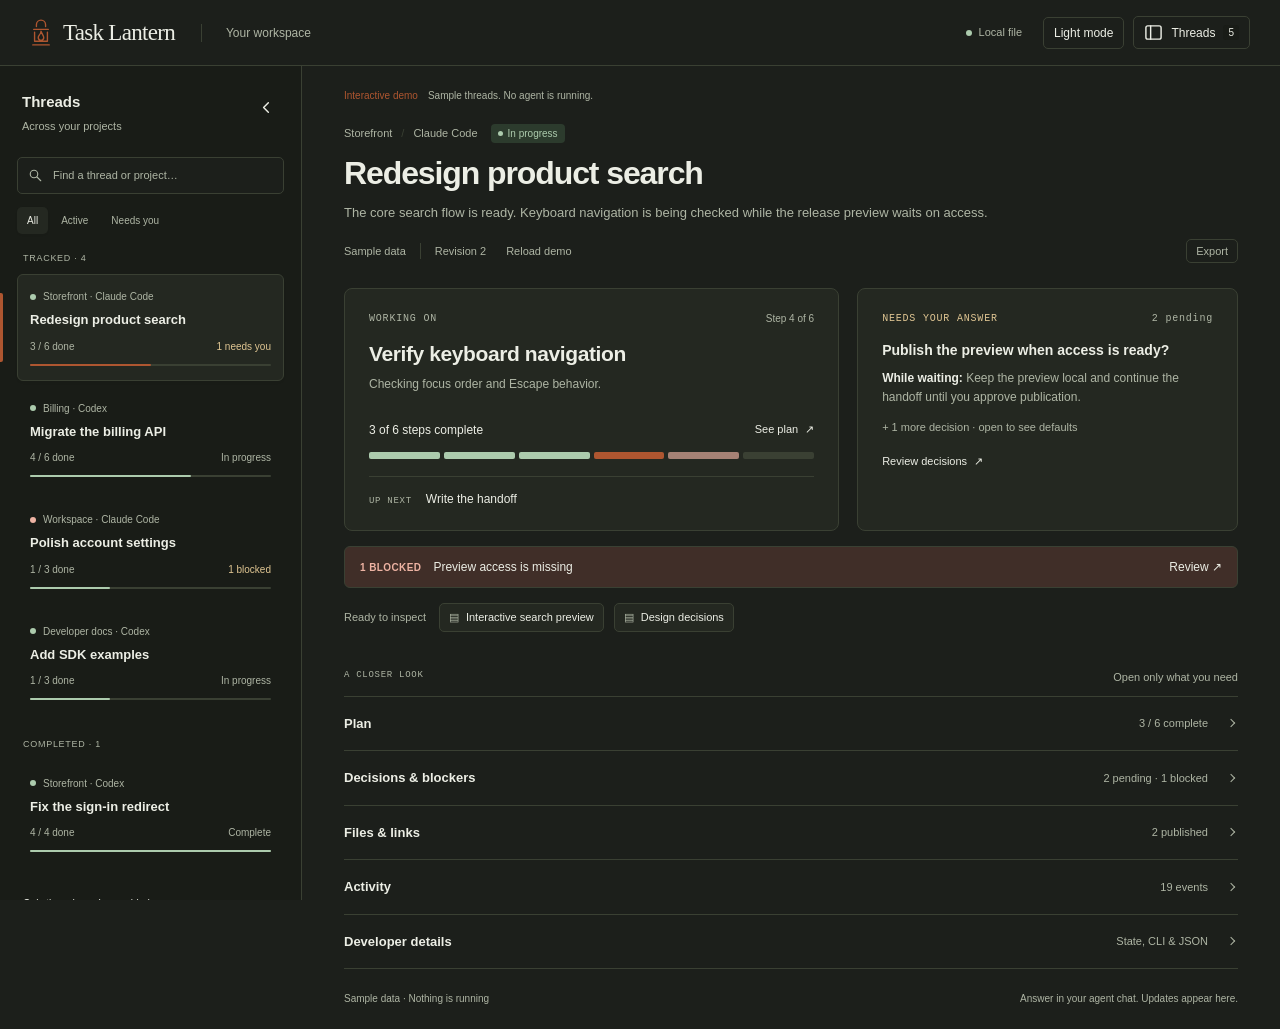
<file: examples/demo-dark.html>
<!doctype html>
<html lang="en">
  <head>
    <meta charset="utf-8" />
    <meta name="viewport" content="width=device-width, initial-scale=1" />
    <meta
      http-equiv="Content-Security-Policy"
      content="default-src 'none'; script-src 'unsafe-inline'; style-src 'unsafe-inline'; base-uri 'none'; form-action 'none'"
    />
    <title>Task Lantern · Workspace</title>
    <style>
      :root {
  color-scheme: light;
  --bg: #f7f6f2;
  --surface: #fffefa;
  --sidebar: #eeede7;
  --text: #282b26;
  --muted: #686c61;
  --line: #dedfd6;
  --accent: #ae5630;
  --accent-bg: #f3e7de;
  --green: #41674e;
  --green-bg: #e8eee7;
  --amber: #825b24;
  --amber-bg: #f5eddd;
  --red: #9e4439;
  --red-bg: #f4e8e3;
  --code: #f0f0e9;
  --row: 15px;
  --radius: 8px;
}
* {
  box-sizing: border-box;
}
body {
  margin: 0;
  background: var(--bg);
  color: var(--text);
  font:
    14px/1.5 -apple-system,
    BlinkMacSystemFont,
    "Segoe UI",
    sans-serif;
  -webkit-font-smoothing: antialiased;
}
body.dark {
  color-scheme: dark;
  --bg: #1c1f1b;
  --surface: #242821;
  --sidebar: #191c17;
  --text: #eceee5;
  --muted: #aeb5a4;
  --line: #3a4033;
  --accent-bg: #3b3026;
  --green: #accbad;
  --green-bg: #2c3b2d;
  --amber: #e0c693;
  --amber-bg: #3b3527;
  --red: #edb3a3;
  --red-bg: #402e28;
  --code: #1a1e17;
}
body.airy {
  --row: 22px;
}
[hidden] {
  display: none !important;
}
h1,
h2,
h3,
p {
  margin: 0;
}
h1 {
  font-size: 32px;
  line-height: 1.18;
  font-weight: 620;
  letter-spacing: -1.1px;
  overflow-wrap: anywhere;
}
h2 {
  font-size: 15px;
  font-weight: 650;
}
h3 {
  font-size: 14px;
  font-weight: 600;
}
p {
  color: var(--muted);
}
button,
input,
select,
textarea {
  font: inherit;
  color: inherit;
}
button {
  cursor: pointer;
  border: 1px solid var(--line);
  border-radius: 5px;
  padding: 6px 10px;
  background: transparent;
  min-height: 32px;
}
button:hover {
  background: var(--sidebar);
}
button:focus-visible,
a:focus-visible,
input:focus-visible,
select:focus-visible,
textarea:focus-visible,
pre:focus-visible,
summary:focus-visible {
  outline: 2px solid var(--accent);
  outline-offset: 3px;
}
a {
  color: inherit;
  text-underline-offset: 3px;
}
svg {
  fill: none;
  stroke: currentColor;
  stroke-width: 1.5;
  stroke-linecap: round;
  stroke-linejoin: round;
  width: 19px;
  height: 19px;
  flex-shrink: 0;
}
button svg {
  vertical-align: middle;
}
pre,
code,
kbd,
.eyebrow,
.card-label,
.detail-heading,
.up-next > span {
  font-family: ui-monospace, SFMono-Regular, Consolas, monospace;
}
pre {
  margin: 0;
  background: var(--code);
  padding: 20px;
  font-size: 12px;
  line-height: 1.7;
  white-space: pre-wrap;
  overflow-wrap: anywhere;
}
code {
  overflow-wrap: anywhere;
}
input {
  min-width: 0;
}
input::placeholder {
  color: var(--muted);
  opacity: 1;
}
.app-header {
  height: 66px;
  border-bottom: 1px solid var(--line);
  display: flex;
  align-items: center;
  padding: 0 30px;
  gap: 26px;
  background: var(--bg);
  position: relative;
  z-index: 4;
}
.brand {
  display: flex;
  gap: 11px;
  align-items: center;
  text-decoration: none;
  white-space: nowrap;
  font:
    23px Georgia,
    serif;
  letter-spacing: -0.7px;
}
.brand svg {
  width: 22px;
  height: 28px;
  color: var(--accent);
}
.workspace-label {
  font-size: 12px;
  color: var(--muted);
  border-left: 1px solid var(--line);
  padding-left: 24px;
}
.header-actions {
  margin-left: auto;
  display: flex;
  align-items: center;
  gap: 9px;
}
.header-actions button {
  font-size: 12px;
  display: flex;
  align-items: center;
  gap: 8px;
}
.local-indicator {
  font-size: 11px;
  color: var(--muted);
  display: flex;
  align-items: center;
  gap: 7px;
  margin-right: 12px;
}
.local-indicator i {
  width: 6px;
  height: 6px;
  border-radius: 50%;
  background: var(--green);
}
#thread-count {
  font-size: 10px;
  background: var(--sidebar);
  border-radius: 3px;
  padding: 0 5px;
}
.workspace {
  display: grid;
  grid-template-columns: 302px minmax(0, 1fr);
  align-items: start;
  min-height: calc(100vh - 66px);
}
.workspace.sidebar-closed {
  grid-template-columns: minmax(0, 1fr);
}
.workspace.sidebar-closed .thread-sidebar {
  display: none;
}
main {
  min-width: 0;
}
.page {
  max-width: 1130px;
  margin: auto;
  padding: 32px 42px 22px;
}
.thread-heading {
  margin-bottom: 25px;
}
.heading-meta {
  display: flex;
  align-items: center;
  gap: 9px;
  font-size: 11px;
  color: var(--muted);
  margin-bottom: 12px;
}
.meta-divider {
  color: var(--line);
}
.phase {
  display: inline-flex;
  align-items: center;
  gap: 5px;
  font-size: 10px;
  padding: 2px 7px;
  border-radius: 4px;
  background: var(--green-bg);
  color: var(--green);
  margin-left: 4px;
}
.phase:before {
  content: "";
  width: 5px;
  height: 5px;
  border-radius: 50%;
  background: currentColor;
}
.phase.blocked {
  background: var(--red-bg);
  color: var(--red);
}
.phase.paused {
  background: var(--amber-bg);
  color: var(--amber);
}
.summary {
  margin-top: 10px;
  max-width: 870px;
  font-size: 13px;
  line-height: 1.6;
}
.run-meta {
  display: flex;
  align-items: center;
  gap: 14px;
  color: var(--muted);
  font-size: 11px;
  margin-top: 15px;
  flex-wrap: wrap;
}
.run-meta button {
  font-size: 11px;
  min-height: 24px;
  padding: 2px 6px;
  border: 0;
}
.run-meta #export {
  margin-left: auto;
  border: 1px solid var(--line);
  padding: 3px 9px;
}
.run-meta #revision {
  border-left: 1px solid var(--line);
  padding-left: 14px;
}
#freshness.stale {
  color: var(--amber);
}
.at-a-glance {
  display: grid;
  grid-template-columns: minmax(0, 1.3fr) minmax(0, 1fr);
  gap: 18px;
}
.current-card,
.attention-card {
  border: 1px solid var(--line);
  border-radius: var(--radius);
  background: var(--surface);
  padding: 22px 24px;
  min-width: 0;
}
.current-card {
  display: flex;
  flex-direction: column;
}
.card-label {
  display: flex;
  justify-content: space-between;
  gap: 12px;
  font-size: 10px;
  letter-spacing: 0.08em;
  color: var(--muted);
  margin-bottom: 14px;
}
.card-label #step-position {
  letter-spacing: 0;
  font-family: -apple-system, BlinkMacSystemFont, "Segoe UI", sans-serif;
}
.current-task {
  border: 0;
  border-radius: 0;
  padding: 0;
  font-size: 21px;
  line-height: 1.3;
  letter-spacing: -0.4px;
  text-align: left;
  font-weight: 600;
  min-height: 0;
  align-self: flex-start;
}
.current-task:hover {
  background: none;
  text-decoration: underline;
  text-underline-offset: 5px;
}
#current-detail {
  font-size: 12px;
  margin: 8px 0 23px;
  line-height: 1.6;
}
.progress-caption {
  display: flex;
  align-items: center;
  justify-content: space-between;
  font-size: 12px;
  margin-top: auto;
}
.progress-caption strong {
  font-weight: 500;
}
.text-button {
  background: none;
  border: 0;
  padding: 2px 0;
  min-height: 24px;
  font-size: 11px;
  font-weight: 500;
  display: inline-flex;
  align-items: center;
  gap: 7px;
}
.text-button:hover {
  background: none;
  text-decoration: underline;
  text-underline-offset: 4px;
}
.segments {
  display: flex;
  gap: 4px;
  margin: 10px 0 17px;
}
.segment {
  height: 7px;
  min-height: 7px;
  flex: 1;
  border: 0;
  border-radius: 2px;
  padding: 0;
  background: var(--line);
  position: relative;
}
.segment.done {
  background: var(--green);
}
.segment.doing {
  background: var(--accent);
}
.segment.blocked {
  background: var(--red);
  opacity: 0.65;
}
.segment.skipped {
  background: repeating-linear-gradient(
    45deg,
    var(--line),
    var(--line) 2px,
    var(--surface) 2px,
    var(--surface) 4px
  );
}
.up-next {
  border-top: 1px solid var(--line);
  padding-top: 13px;
  display: flex;
  gap: 14px;
  align-items: baseline;
}
.up-next > span {
  font-size: 9px;
  letter-spacing: 0.08em;
  color: var(--muted);
  flex-shrink: 0;
}
.up-next strong {
  font-size: 12px;
  font-weight: 500;
}
.attention-card #attention-label {
  color: var(--amber);
}
.attention-question {
  font-size: 14px;
  font-weight: 600;
  line-height: 1.45;
  margin-bottom: 9px;
}
.attention-default {
  font-size: 12px;
  line-height: 1.55;
  color: var(--muted);
}
.attention-default strong {
  font-weight: 550;
  color: var(--text);
}
#review-decisions {
  margin-top: 14px;
}
.attention-extra {
  font-size: 11px;
  color: var(--muted);
  margin-top: 12px;
}
.clear-state {
  font-size: 18px;
  letter-spacing: -0.3px;
  margin-bottom: 7px;
}
.blocker-preview {
  width: 100%;
  text-align: left;
  display: flex;
  align-items: center;
  gap: 12px;
  border: 1px solid var(--line);
  border-radius: 6px;
  margin-top: 15px;
  padding: 11px 15px;
  font-size: 12px;
  line-height: 1.5;
  background: var(--red-bg);
}
.blocker-preview > strong {
  color: var(--red);
  font-size: 10px;
  white-space: nowrap;
  text-transform: uppercase;
  letter-spacing: 0.04em;
}
.blocker-preview > span:last-child {
  margin-left: auto;
}
.deliverables-preview {
  display: flex;
  align-items: center;
  gap: 10px;
  flex-wrap: wrap;
  padding: 15px 0;
  font-size: 11px;
}
.deliverables-preview > span {
  color: var(--muted);
  margin-right: 3px;
}
.file-chip {
  font-size: 11px;
  background: var(--surface);
  padding: 4px 9px;
  min-height: 29px;
  max-width: 100%;
  overflow: hidden;
  text-overflow: ellipsis;
  white-space: nowrap;
}
.file-chip:before {
  content: "▤";
  color: var(--muted);
  margin-right: 7px;
}
.detail-heading {
  display: flex;
  justify-content: space-between;
  gap: 15px;
  color: var(--muted);
  font-size: 9px;
  letter-spacing: 0.08em;
  margin: 22px 0 10px;
}
.detail-heading span:last-child {
  font-family: -apple-system, BlinkMacSystemFont, "Segoe UI", sans-serif;
  letter-spacing: 0;
  font-size: 11px;
}
.detail-stack {
  border-top: 1px solid var(--line);
}
.detail-stack > details {
  border-bottom: 1px solid var(--line);
}
summary {
  cursor: pointer;
  list-style: none;
  display: flex;
  align-items: center;
  gap: 12px;
  padding: 17px 0;
  font-size: 13px;
  min-height: 52px;
}
summary::-webkit-details-marker {
  display: none;
}
.detail-name {
  font-weight: 550;
}
.detail-meta {
  margin-left: auto;
  color: var(--muted);
  font-size: 11px;
}
.chevron {
  width: 6px;
  height: 6px;
  border-right: 1.5px solid var(--muted);
  border-bottom: 1.5px solid var(--muted);
  transform: rotate(-45deg);
  margin: 0 4px 0 8px;
  flex-shrink: 0;
}
details[open] > summary .chevron {
  transform: rotate(45deg);
}
details[open] > summary {
  color: var(--accent);
}
.detail-body {
  background: var(--surface);
  border: 1px solid var(--line);
  border-radius: 6px;
  margin-bottom: 18px;
  overflow: hidden;
}
.detail-stack > details {
  scroll-margin-top: 18px;
}
.task-tools {
  display: flex;
  gap: 10px;
  padding: 14px 17px;
  border-bottom: 1px solid var(--line);
}
.search-box {
  position: relative;
  display: flex;
  flex: 1;
  min-width: 0;
}
.search-box input {
  width: 100%;
  border: 1px solid var(--line);
  background: transparent;
  border-radius: 4px;
  padding: 7px 29px 7px 10px;
  font-size: 12px;
}
.search-box kbd {
  position: absolute;
  right: 10px;
  top: 8px;
  color: var(--muted);
  font-size: 11px;
}
select {
  border: 1px solid var(--line);
  border-radius: 4px;
  background: var(--surface);
  padding: 4px 8px;
  font-size: 11px;
  max-width: 135px;
}
.row {
  padding: var(--row) 18px;
  border-bottom: 1px solid var(--line);
}
.row:last-child {
  border-bottom: 0;
}
.row p {
  font-size: 12px;
  line-height: 1.6;
  margin-top: 5px;
}
.task-row {
  display: grid;
  grid-template-columns: 20px minmax(0, 1fr) auto;
  gap: 12px;
}
.task-number {
  color: var(--muted);
  font-size: 11px;
  padding-top: 2px;
}
.task-row.doing {
  background: var(--accent-bg);
}
.task-row.done h3 {
  color: var(--muted);
}
.badge {
  font-size: 10px;
  padding: 2px 7px;
  border-radius: 3px;
  background: var(--sidebar);
  color: var(--muted);
  height: max-content;
  white-space: nowrap;
}
.badge.done,
.badge.resolved,
.badge.answered {
  color: var(--green);
  background: var(--green-bg);
}
.badge.doing,
.badge.pending {
  color: var(--amber);
  background: var(--amber-bg);
}
.badge.blocked,
.badge.open {
  color: var(--red);
  background: var(--red-bg);
}
.decision-kind {
  font-size: 10px;
  color: var(--muted);
  display: block;
  margin-bottom: 8px;
}
.required .decision-kind {
  color: var(--amber);
}
.row-top,
.decision-top,
.artifact-top {
  display: flex;
  justify-content: space-between;
  gap: 16px;
}
.decision-default {
  margin-top: 11px;
  background: var(--bg);
  border-radius: 4px;
  padding: 10px 12px;
  font-size: 12px;
  color: var(--muted);
}
.decision-default strong {
  display: block;
  color: var(--text);
  font-size: 10px;
  margin-bottom: 3px;
  font-weight: 600;
}
.decision-action,
.path-line {
  display: flex;
  align-items: center;
  justify-content: space-between;
  gap: 12px;
  margin-top: 10px;
  font-size: 11px;
  color: var(--muted);
}
.path-line code {
  flex: 1;
}
.section-foot {
  padding: 9px 18px;
  font-size: 10px;
  color: var(--muted);
  border-top: 1px solid var(--line);
}
.artifact-label {
  font:
    10px ui-monospace,
    monospace;
  color: var(--muted);
  text-transform: uppercase;
}
.activity-row {
  display: grid;
  grid-template-columns: 66px minmax(0, 1fr);
  gap: 14px;
  padding: 14px 18px;
  border-bottom: 1px solid var(--line);
}
.activity-time,
.event-meta {
  font-size: 10px;
  color: var(--muted);
}
.activity-row strong {
  font-size: 12px;
  font-weight: 500;
}
.activity-row p {
  font-size: 11px;
  margin-top: 3px;
}
.event-meta {
  margin-top: 3px;
}
.dev-stats {
  display: grid;
  grid-template-columns: repeat(4, 1fr);
  padding: 18px;
  gap: 15px;
  border-bottom: 1px solid var(--line);
}
.dev-stat {
  display: flex;
  flex-direction: column;
  gap: 6px;
  font-size: 11px;
  color: var(--muted);
}
.dev-stat strong {
  font:
    13px ui-monospace,
    monospace;
  color: var(--text);
}
.section-title {
  padding: 18px 18px 4px;
  font-size: 13px;
}
.command {
  padding: 14px 18px;
  border-bottom: 1px solid var(--line);
}
.command-head {
  display: flex;
  justify-content: space-between;
  align-items: center;
  font-size: 12px;
  margin-bottom: 7px;
}
.command code {
  font-size: 11px;
  display: block;
  color: var(--muted);
  line-height: 1.7;
}
.command-note {
  padding: 14px 18px;
  font-size: 11px;
  line-height: 1.6;
}
.nested-detail {
  border-top: 1px solid var(--line);
}
.nested-detail > summary {
  padding: 14px 18px;
  font-size: 12px;
}
.nested-detail > summary:before {
  content: "+";
  color: var(--muted);
  width: 12px;
}
.nested-detail[open] > summary:before {
  content: "−";
}
.code-head {
  display: flex;
  justify-content: space-between;
  align-items: center;
  gap: 12px;
  padding: 8px 18px;
  font-size: 11px;
  color: var(--muted);
}
.code-head button {
  font-size: 11px;
}
footer {
  display: flex;
  justify-content: space-between;
  gap: 15px;
  color: var(--muted);
  font-size: 10px;
  margin: 22px 0 0;
  line-height: 1.6;
  flex-wrap: wrap;
}
.thread-sidebar {
  position: sticky;
  top: 0;
  height: 100vh;
  height: calc(100dvh - 66px);
  background: var(--sidebar);
  border-right: 1px solid var(--line);
  padding: 25px 17px 18px;
  display: flex;
  flex-direction: column;
  overflow: auto;
  min-width: 0;
}
.sidebar-heading {
  display: flex;
  justify-content: space-between;
  align-items: flex-start;
  gap: 12px;
  padding: 0 5px;
}
.sidebar-heading h2 {
  font-size: 15px;
}
.sidebar-heading p {
  font-size: 11px;
  margin-top: 4px;
}
.sidebar-heading button {
  border: 0;
  min-width: 28px;
  padding: 3px;
}
.thread-search {
  display: flex;
  align-items: center;
  gap: 8px;
  border: 1px solid var(--line);
  border-radius: 5px;
  padding: 8px 10px;
  margin-top: 23px;
  background: var(--bg);
}
.thread-search svg {
  width: 15px;
  height: 15px;
  color: var(--muted);
}
.thread-search input {
  width: 100%;
  background: none;
  border: 0;
  outline: none;
  font-size: 11px;
}
.thread-search:focus-within {
  outline: 2px solid var(--accent);
  outline-offset: 2px;
}
.thread-filters {
  display: flex;
  gap: 3px;
  padding: 13px 0 18px;
}
.thread-filters button {
  font-size: 10px;
  border: 0;
  padding: 4px 10px;
  min-height: 27px;
  color: var(--muted);
}
.thread-filters button[aria-pressed="true"] {
  color: var(--text);
  background: var(--surface);
  box-shadow: 0 1px 3px #00000008;
}
.thread-group-label {
  font-size: 9px;
  letter-spacing: 0.08em;
  color: var(--muted);
  margin: 0 6px 9px;
  text-transform: uppercase;
}
.thread-group-label.completed {
  margin-top: 23px;
}
.thread-item {
  display: block;
  text-align: left;
  width: 100%;
  padding: 14px 12px;
  background: transparent;
  border: 1px solid transparent;
  border-radius: 6px;
  min-width: 0;
  margin-bottom: 5px;
  position: relative;
}
.thread-item:hover {
  background: var(--bg);
}
.thread-item[aria-current="true"] {
  background: var(--surface);
  border-color: var(--line);
  box-shadow: 0 2px 5px #27292304;
}
.thread-item[aria-current="true"]:before {
  content: "";
  position: absolute;
  left: -18px;
  top: 18px;
  bottom: 18px;
  width: 3px;
  background: var(--accent);
  border-radius: 0 2px 2px 0;
}
.thread-project {
  display: flex;
  align-items: center;
  gap: 7px;
  font-size: 10px;
  color: var(--muted);
  margin-bottom: 6px;
}
.status-dot {
  display: inline-block;
  width: 6px;
  height: 6px;
  border-radius: 50%;
  background: var(--green);
}
.status-dot.blocked {
  background: var(--red);
}
.status-dot.paused {
  background: var(--amber);
}
.thread-title {
  display: block;
  font-size: 13px;
  font-weight: 550;
  line-height: 1.5;
  overflow-wrap: anywhere;
}
.thread-bottom {
  display: flex;
  justify-content: space-between;
  gap: 8px;
  font-size: 10px;
  color: var(--muted);
  margin-top: 9px;
}
.thread-alert {
  color: var(--amber);
}
.thread-bar {
  height: 2px;
  background: var(--line);
  margin-top: 10px;
  display: block;
  border-radius: 2px;
}
.thread-bar span {
  display: block;
  height: 100%;
  background: var(--green);
  border-radius: 2px;
}
.thread-item[aria-current="true"] .thread-bar span {
  background: var(--accent);
}
.sidebar-footer {
  padding: 24px 6px 0;
  margin-top: auto;
  color: var(--muted);
  font-size: 10px;
}
.scope-indicator {
  color: var(--text);
  font-size: 10px;
}
.sidebar-footer p {
  font-size: 10px;
  line-height: 1.65;
  margin-top: 7px;
}
.sidebar-footer button {
  margin-top: 12px;
  font-size: 10px;
  padding: 3px 7px;
  min-height: 25px;
}
.demo-note {
  display: flex;
  gap: 10px;
  align-items: center;
  font-size: 10px;
  color: var(--muted);
  margin: -10px 0 21px;
}
.demo-note strong {
  font-weight: 500;
  color: var(--accent);
}
.workspace-warning {
  background: var(--amber-bg);
  padding: 10px 14px;
  font-size: 12px;
  margin-bottom: 20px;
}
.workspace-empty {
  max-width: 550px;
  margin: 70px auto;
  line-height: 1.6;
}
.workspace-empty h1 {
  margin: 15px 0;
}
.workspace-empty code {
  display: block;
  margin-top: 25px;
  background: var(--surface);
  padding: 18px;
  border: 1px solid var(--line);
  border-radius: 6px;
}
.eyebrow {
  color: var(--muted);
  font-size: 10px;
  letter-spacing: 0.08em;
}
.empty {
  color: var(--muted);
  font-size: 12px;
  padding: 20px;
}
#toast {
  position: fixed;
  bottom: 24px;
  left: 24px;
  background: var(--text);
  color: var(--bg);
  padding: 10px 16px;
  border-radius: 6px;
  z-index: 20;
  font-size: 12px;
}
dialog {
  color: var(--text);
  background: var(--surface);
  border: 1px solid var(--line);
  border-radius: 10px;
  padding: 26px;
  max-width: 520px;
  width: calc(100% - 32px);
}
dialog::backdrop {
  background: #20231da6;
}
.dialog-head {
  display: flex;
  justify-content: space-between;
  align-items: center;
  gap: 15px;
  margin-bottom: 15px;
}
.dialog-head h2 {
  font-size: 21px;
}
dialog p {
  font-size: 12px;
  margin-bottom: 20px;
}
.export-choice {
  display: flex;
  flex-direction: column;
  width: 100%;
  gap: 5px;
  text-align: left;
  padding: 15px;
  margin-top: 9px;
}
.export-choice strong {
  font-size: 13px;
  font-weight: 550;
}
.export-choice span {
  font-size: 11px;
  color: var(--muted);
}
textarea {
  width: 100%;
  min-height: 180px;
  background: var(--bg);
  border: 1px solid var(--line);
  padding: 12px;
  border-radius: 4px;
  font-size: 12px;
}
.skip {
  position: absolute;
  left: 20px;
  top: -60px;
  z-index: 50;
  background: var(--surface);
  padding: 10px 15px;
}
.skip:focus {
  top: 10px;
}
.sr-only {
  position: absolute !important;
  width: 1px !important;
  height: 1px !important;
  padding: 0 !important;
  margin: -1px !important;
  overflow: hidden !important;
  clip: rect(0, 0, 0, 0) !important;
  white-space: nowrap !important;
  border: 0 !important;
}
#sidebar-backdrop {
  display: none;
}
@media (min-width: 1600px) {
  .page {
    padding-top: 42px;
  }
  .current-card,
  .attention-card {
    padding: 26px;
  }
  .thread-heading {
    margin-bottom: 30px;
  }
}
@media (max-width: 1100px) {
  .page {
    padding: 27px 26px 22px;
  }
  .workspace {
    grid-template-columns: 270px minmax(0, 1fr);
  }
  .at-a-glance {
    grid-template-columns: 1fr;
  }
  .current-card {
    padding: 20px;
  }
  .attention-card {
    padding: 18px 20px;
  }
  .attention-card .card-label {
    margin-bottom: 9px;
  }
  .local-indicator {
    display: none;
  }
  .thread-heading {
    margin-bottom: 20px;
  }
  h1 {
    font-size: 29px;
  }
}
@media (max-width: 760px) {
  .app-header {
    height: 58px;
    padding: 0 18px;
    gap: 10px;
  }
  .brand {
    font-size: 20px;
    gap: 8px;
  }
  .brand svg {
    width: 18px;
    height: 24px;
  }
  .workspace-label {
    display: none;
  }
  .header-actions {
    gap: 5px;
  }
  .header-actions button {
    font-size: 10px;
    padding: 5px 7px;
    min-height: 31px;
  }
  .header-actions svg {
    width: 16px;
  }
  .workspace,
  .workspace.sidebar-closed {
    display: block;
    min-height: calc(100vh - 58px);
  }
  .thread-sidebar {
    position: fixed;
    left: 0;
    top: 58px;
    height: calc(100dvh - 58px);
    width: min(330px, 88vw);
    z-index: 12;
    border-right: 1px solid var(--line);
    box-shadow: 12px 0 35px #00000012;
  }
  .workspace:not(.sidebar-closed) #sidebar-backdrop {
    display: block;
    position: fixed;
    inset: 58px 0 0;
    border: 0;
    background: #20231d66;
    z-index: 10;
    width: 100%;
    height: calc(100vh - 58px);
    border-radius: 0;
  }
  .page {
    padding: 26px 20px 20px;
  }
  .at-a-glance {
    gap: 12px;
  }
  h1 {
    font-size: 27px;
  }
  .current-task {
    font-size: 20px;
  }
  .summary {
    font-size: 12px;
  }
  .detail-heading {
    margin-top: 19px;
  }
  .run-meta {
    gap: 10px;
  }
  .run-meta #revision {
    padding-left: 10px;
  }
  .detail-meta {
    font-size: 10px;
  }
  .task-row {
    grid-template-columns: 17px minmax(0, 1fr);
    gap: 8px;
  }
  .task-row .badge {
    grid-column: 2;
    justify-self: start;
  }
  .task-tools {
    padding: 12px;
    gap: 7px;
  }
  .dev-stats {
    grid-template-columns: 1fr 1fr;
  }
  .decision-top,
  .artifact-top {
    gap: 9px;
  }
  .row-top {
    flex-wrap: wrap;
  }
  .path-line {
    flex-wrap: wrap;
  }
  .blocker-preview {
    align-items: flex-start;
  }
  .blocker-preview > strong {
    padding-top: 2px;
  }
  .demo-note {
    align-items: flex-start;
    gap: 7px;
    font-size: 9px;
  }
  .detail-name {
    font-size: 12px;
  }
  .current-card,
  .attention-card {
    border-radius: 7px;
  }
  footer {
    font-size: 9px;
  }
  .heading-meta {
    flex-wrap: wrap;
  }
  dialog {
    padding: 20px;
  }
}
@media (prefers-reduced-motion: reduce) {
  * {
    scroll-behavior: auto !important;
    transition: none !important;
    animation: none !important;
  }
}

.at-a-glance.brief {
  grid-template-columns: 1fr;
}

    </style>
    <style id="thread-style"></style>
  </head>
  <body>
    <a class="skip" href="#main">Skip to dashboard</a>
    <noscript
      >Enable JavaScript to view this offline workspace. Task state remains in
      each project's .dashboard folder.</noscript
    >
    <header class="app-header">
      <a
        class="brand"
        href="#"
        id="home"
        aria-label="Task Lantern, back to summary"
        ><svg viewBox="0 0 24 28" aria-hidden="true">
          <path
            d="M7 7V5a5 5 0 0 1 10 0v2M4 10h16M5 13v10h14V13M3 27h18M12 12c0 4-3 4-3 7a3 3 0 0 0 6 0c0-2-2-4-3-7Z"
          /></svg
        ><span>Task Lantern</span></a
      >
      <span class="workspace-label" id="workspace-label">Your workspace</span>
      <div class="header-actions">
        <span class="local-indicator"><i></i> Local file</span
        ><button id="theme" aria-label="Switch color theme">Dark mode</button
        ><button
          id="toggle-threads"
          aria-controls="thread-sidebar"
          aria-expanded="true"
        >
          <svg viewBox="0 0 20 20" aria-hidden="true">
            <rect x="2" y="3" width="16" height="14" rx="2" />
            <path d="M7 3v14" /></svg
          >Threads <span id="thread-count"></span>
        </button>
      </div>
    </header>
    <div class="workspace" id="workspace">
      <aside
        id="thread-sidebar"
        class="thread-sidebar"
        aria-label="Tracked threads"
      >
        <div class="sidebar-heading">
          <div>
            <h2>Threads</h2>
            <p id="sidebar-caption">Across your projects</p>
          </div>
          <button id="close-threads" aria-label="Collapse threads">
            <svg viewBox="0 0 20 20" aria-hidden="true">
              <path d="m13 5-5 5 5 5" />
            </svg>
          </button>
        </div>
        <label class="thread-search"
          ><svg viewBox="0 0 20 20" aria-hidden="true">
            <circle cx="8" cy="8" r="5" />
            <path d="m12 12 5 5" /></svg
          ><span class="sr-only">Find a thread or project</span
          ><input
            id="thread-search"
            type="search"
            placeholder="Find a thread or project…"
            autocomplete="off"
        /></label>
        <div class="thread-filters" aria-label="Filter threads">
          <button data-thread-filter="all" aria-pressed="true">All</button
          ><button data-thread-filter="active" aria-pressed="false">
            Active</button
          ><button data-thread-filter="attention" aria-pressed="false">
            Needs you
          </button>
        </div>
        <nav id="thread-list" aria-label="Choose a tracked thread"></nav>
        <p id="no-threads" class="empty" hidden>No matching threads.</p>
        <div class="sidebar-footer">
          <span class="scope-indicator">Only threads you’ve enabled</span>
          <p>Snapshots from your agents. No server required.</p>
          <button id="density">Roomier rows</button>
        </div>
      </aside>
      <main id="main" tabindex="-1">
        <div class="page">
          <div id="demo-note" class="demo-note" hidden>
            <strong>Interactive demo</strong
            ><span>Sample threads. No agent is running.</span>
          </div>
          <div
            id="workspace-warning"
            class="workspace-warning"
            role="status"
            hidden
          ></div>
          <div id="workspace-empty" class="workspace-empty" hidden>
            <div class="eyebrow">YOUR WORK, IN VIEW</div>
            <h1>No tracked threads yet.</h1>
            <p>
              Ask your coding agent to use Task Lantern on a task. Its thread
              will appear here after the first publication.
            </p>
            <code>Use Task Lantern to track this task.</code>
          </div>
          <div id="thread-content">
            <section class="thread-heading">
              <div class="heading-meta">
                <span id="project-label"></span
                ><span class="meta-divider">/</span><span id="host-label"></span
                ><span id="phase" class="phase"></span>
              </div>
              <h1 id="title"></h1>
              <p id="summary" class="summary"></p>
              <div class="run-meta">
                <span id="freshness" role="status"></span
                ><span id="revision"></span
                ><button id="refresh" aria-pressed="false">Pause refresh</button
                ><button id="export">Export</button>
              </div>
            </section>
            <section class="at-a-glance" aria-label="Thread at a glance">
              <div class="current-card">
                <div class="card-label">
                  <span id="current-label">WORKING ON</span
                  ><span id="step-position"></span>
                </div>
                <button
                  id="current-task"
                  class="current-task"
                  data-detail="plan"
                ></button>
                <p id="current-detail"></p>
                <div class="progress-caption">
                  <strong id="completion"></strong
                  ><button data-detail="plan" class="text-button">
                    See plan <span aria-hidden="true">↗</span>
                  </button>
                </div>
                <div
                  id="segments"
                  class="segments"
                  aria-label="Task progress"
                ></div>
                <progress
                  id="progress"
                  class="sr-only"
                  aria-label="Tasks completed"
                ></progress>
                <div class="up-next">
                  <span>UP NEXT</span><strong id="next-task"></strong>
                </div>
              </div>
              <div class="attention-card">
                <div class="card-label">
                  <span id="attention-label">NEEDS YOU</span
                  ><span id="attention-count"></span>
                </div>
                <div id="attention-preview"></div>
                <button
                  data-detail="decisions"
                  id="review-decisions"
                  class="text-button"
                >
                  Review decisions <span aria-hidden="true">↗</span>
                </button>
              </div>
            </section>
            <button
              id="blocker-preview"
              class="blocker-preview"
              data-detail="decisions"
              hidden
            ></button>
            <div class="deliverables-preview" id="deliverables-preview"></div>
            <div class="detail-heading">
              <span>A CLOSER LOOK</span><span>Open only what you need</span>
            </div>
            <div id="detail-stack" class="detail-stack">
              <details id="plan-details" data-section="plan">
                <summary>
                  <span class="detail-name">Plan</span
                  ><span id="plan-meta" class="detail-meta"></span
                  ><span class="chevron"></span>
                </summary>
                <div class="detail-body" id="tasks">
                  <div class="task-tools">
                    <label class="search-box"
                      ><span class="sr-only">Search tasks</span
                      ><input
                        id="task-search"
                        type="search"
                        placeholder="Find a step…"
                        autocomplete="off"
                      /><kbd>/</kbd></label
                    ><label
                      ><span class="sr-only">Filter task status</span
                      ><select id="task-filter">
                        <option value="all">All statuses</option>
                        <option value="open">Unfinished</option>
                        <option value="doing">In progress</option>
                        <option value="blocked">Blocked</option>
                        <option value="done">Completed</option>
                        <option value="todo">Not started</option>
                        <option value="skipped">Skipped</option>
                      </select></label
                    >
                  </div>
                  <div id="task-list"></div>
                  <div id="task-empty" class="empty" hidden>
                    No matching steps.
                  </div>
                  <div
                    id="task-result"
                    class="section-foot"
                    aria-live="polite"
                  ></div>
                </div>
              </details>
              <details id="decisions-details" data-section="decisions">
                <summary>
                  <span class="detail-name">Decisions &amp; blockers</span
                  ><span id="decisions-meta" class="detail-meta"></span
                  ><span class="chevron"></span>
                </summary>
                <div class="detail-body">
                  <div id="question-list"></div>
                  <div id="blocker-list"></div>
                </div>
              </details>
              <details id="deliverables-details" data-section="deliverables">
                <summary>
                  <span class="detail-name">Files &amp; links</span
                  ><span id="deliverables-meta" class="detail-meta"></span
                  ><span class="chevron"></span>
                </summary>
                <div class="detail-body" id="deliverable-list"></div>
              </details>
              <details id="activity-details" data-section="activity">
                <summary>
                  <span class="detail-name">Activity</span
                  ><span id="activity-meta" class="detail-meta"></span
                  ><span class="chevron"></span>
                </summary>
                <div class="detail-body" id="activity-list"></div>
              </details>
              <details id="developer-details" data-section="developer">
                <summary>
                  <span class="detail-name">Developer details</span
                  ><span class="detail-meta">State, CLI &amp; JSON</span
                  ><span class="chevron"></span>
                </summary>
                <div class="detail-body" id="developer">
                  <div class="dev-stats" id="dev-stats"></div>
                  <h2 class="section-title">Work with this thread</h2>
                  <div id="commands"></div>
                  <p class="command-note">
                    Commands use POSIX quoting (Git Bash or WSL on Windows).
                    Copying a command never executes it. Re-read the current
                    revision before publishing.
                  </p>
                  <details class="nested-detail">
                    <summary>Patch example</summary>
                    <div class="code-head">
                      <span>Complete rows are merged by ID.</span
                      ><button id="copy-patch">Copy JSON</button>
                    </div>
                    <pre id="patch-example" tabindex="0"></pre>
                  </details>
                  <details class="nested-detail">
                    <summary>Published snapshot</summary>
                    <div class="code-head">
                      <span>Read-only source data.</span
                      ><button id="copy-snapshot">Copy JSON</button>
                    </div>
                    <pre id="snapshot-json" tabindex="0"></pre>
                  </details>
                </div>
              </details>
            </div>
            <footer>
              <span id="updated"></span
              ><span>Answer in your agent chat. Updates appear here.</span>
            </footer>
          </div>
        </div>
      </main>
      <button
        id="sidebar-backdrop"
        aria-label="Close thread sidebar"
        hidden
      ></button>
    </div>
    <div id="toast" role="status" aria-live="polite" hidden></div>
    <dialog id="export-dialog" aria-labelledby="export-title">
      <div class="dialog-head">
        <h2 id="export-title">Export this thread</h2>
        <button id="close-export">Close</button>
      </div>
      <p>Only this thread is exported. Review its details before sharing.</p>
      <button id="export-markdown" class="export-choice">
        <strong>Markdown handoff</strong
        ><span>Plan, decisions, blockers, and files.</span></button
      ><button id="export-json" class="export-choice">
        <strong>Published state · JSON</strong
        ><span>Snapshot and recorded activity.</span></button
      ><button id="copy-summary" class="export-choice">
        <strong>Copy a short update</strong
        ><span>A concise status for your own message.</span>
      </button>
    </dialog>
    <dialog id="copy-dialog" aria-labelledby="copy-title">
      <div class="dialog-head">
        <h2 id="copy-title">Copy this text</h2>
        <button id="close-copy">Close</button>
      </div>
      <p>Automatic clipboard access is unavailable. Select and copy below.</p>
      <textarea id="copy-text" readonly aria-label="Text to copy"></textarea>
    </dialog>
    <script id="state" type="application/json">
      {"workspace_version": 1, "threads": [{"version": 2, "run": "20260927-103703-6e21c7ee", "revision": 2, "started_at": "2026-09-27T10:37:03+00:00", "updated_at": "2026-09-27T10:37:03+00:00", "history": [{"revision": 1, "at": "2026-09-27T10:37:03+00:00", "panel": "run", "label": "summary", "before": "Preparing the plan.", "after": "Preparing the implementation plan.", "kind": "updated"}, {"revision": 1, "at": "2026-09-27T10:37:03+00:00", "panel": "tasks", "label": "Map the current search flow", "before": "", "after": "todo", "kind": "added"}, {"revision": 1, "at": "2026-09-27T10:37:03+00:00", "panel": "tasks", "label": "Design the result states", "before": "", "after": "todo", "kind": "added"}, {"revision": 1, "at": "2026-09-27T10:37:03+00:00", "panel": "tasks", "label": "Build the search interface", "before": "", "after": "todo", "kind": "added"}, {"revision": 1, "at": "2026-09-27T10:37:03+00:00", "panel": "tasks", "label": "Verify keyboard navigation", "before": "", "after": "todo", "kind": "added"}, {"revision": 1, "at": "2026-09-27T10:37:03+00:00", "panel": "tasks", "label": "Prepare the release preview", "before": "", "after": "todo", "kind": "added"}, {"revision": 1, "at": "2026-09-27T10:37:03+00:00", "panel": "tasks", "label": "Write the handoff", "before": "", "after": "todo", "kind": "added"}, {"revision": 2, "at": "2026-09-27T10:37:03+00:00", "panel": "run", "label": "summary", "before": "Preparing the implementation plan.", "after": "The core search flow is ready. Keyboard navigation is being checked while the release preview waits on access.", "kind": "updated"}, {"revision": 2, "at": "2026-09-27T10:37:03+00:00", "panel": "tasks", "label": "Map the current search flow", "before": "todo", "after": "done", "kind": "status"}, {"revision": 2, "at": "2026-09-27T10:37:03+00:00", "panel": "tasks", "label": "Design the result states", "before": "todo", "after": "done", "kind": "status"}, {"revision": 2, "at": "2026-09-27T10:37:03+00:00", "panel": "tasks", "label": "Build the search interface", "before": "todo", "after": "done", "kind": "status"}, {"revision": 2, "at": "2026-09-27T10:37:03+00:00", "panel": "tasks", "label": "Verify keyboard navigation", "before": "todo", "after": "doing", "kind": "status"}, {"revision": 2, "at": "2026-09-27T10:37:03+00:00", "panel": "tasks", "label": "Prepare the release preview", "before": "todo", "after": "blocked", "kind": "status"}, {"revision": 2, "at": "2026-09-27T10:37:03+00:00", "panel": "tasks", "label": "Write the handoff", "before": "", "after": "Details changed", "kind": "updated"}, {"revision": 2, "at": "2026-09-27T10:37:03+00:00", "panel": "questions", "label": "Should result rows be more compact?", "before": "", "after": "pending", "kind": "added"}, {"revision": 2, "at": "2026-09-27T10:37:03+00:00", "panel": "questions", "label": "Publish the preview when access is ready?", "before": "", "after": "pending", "kind": "added"}, {"revision": 2, "at": "2026-09-27T10:37:03+00:00", "panel": "blockers", "label": "Preview access is missing", "before": "", "after": "open", "kind": "added"}, {"revision": 2, "at": "2026-09-27T10:37:03+00:00", "panel": "deliverables", "label": "Interactive search preview", "before": "", "after": "preview/search.html", "kind": "added"}, {"revision": 2, "at": "2026-09-27T10:37:03+00:00", "panel": "deliverables", "label": "Design decisions", "before": "", "after": "docs/search-decisions.md", "kind": "added"}], "host": "claude", "thread_id": null, "style": {"theme": "dark", "density": "dense", "accent": "#ae5630"}, "snapshot": {"title": "Redesign product search", "summary": "The core search flow is ready. Keyboard navigation is being checked while the release preview waits on access.", "phase": "active", "tasks": [{"id": "audit", "title": "Map the current search flow", "status": "done", "detail": "Found three friction points across desktop and mobile."}, {"id": "design", "title": "Design the result states", "status": "done", "detail": "Empty, loading, and no-result states are covered."}, {"id": "build", "title": "Build the search interface", "status": "done", "detail": "The local preview is ready to inspect."}, {"id": "keyboard", "title": "Verify keyboard navigation", "status": "doing", "detail": "Checking focus order and Escape behavior."}, {"id": "release", "title": "Prepare the release preview", "status": "blocked", "detail": "Waiting for access to the preview environment."}, {"id": "handoff", "title": "Write the handoff", "status": "todo", "detail": "Include validation results and remaining decisions."}], "questions": [{"id": "density", "question": "Should result rows be more compact?", "status": "pending", "requires_answer": false, "default": "Keep the current airy spacing. Easy to change later.", "answer": ""}, {"id": "publish", "question": "Publish the preview when access is ready?", "status": "pending", "requires_answer": true, "default": "Keep the preview local and continue the handoff until you approve publication.", "answer": ""}], "blockers": [{"id": "access", "title": "Preview access is missing", "status": "open", "detail": "Release preparation is waiting. Local checks can continue."}], "deliverables": [{"id": "preview", "title": "Interactive search preview", "path": "preview/search.html", "detail": "Desktop and mobile states, ready for review."}, {"id": "notes", "title": "Design decisions", "path": "docs/search-decisions.md", "detail": "The rationale behind the new result layout."}]}, "demo": true, "project_name": "Storefront", "key": "be90d43e3bb0d74307004b5b", "project": "Storefront", "presentation": {"eyebrow": "WORKSPACE / CURRENT RUN", "order": ["tasks", "questions", "blockers", "deliverables"], "layout": "board"}, "custom_css": "", "commands": {"status": "python3 /path/to/dashboard.py --project /path/to/project status 20260927-103703-6e21c7ee", "patch": "python3 /path/to/dashboard.py --project /path/to/project patch 20260927-103703-6e21c7ee --input patch.json --expected-revision 2", "render": "python3 /path/to/dashboard.py --project /path/to/project render 20260927-103703-6e21c7ee"}}, {"version": 2, "run": "20260927-103703-b4a6172e", "revision": 2, "started_at": "2026-09-27T10:37:03+00:00", "updated_at": "2026-09-27T10:37:03+00:00", "history": [{"revision": 1, "at": "2026-09-27T10:37:03+00:00", "panel": "run", "label": "summary", "before": "Preparing the plan.", "after": "Preparing the implementation plan.", "kind": "updated"}, {"revision": 1, "at": "2026-09-27T10:37:03+00:00", "panel": "tasks", "label": "Map existing endpoints", "before": "", "after": "todo", "kind": "added"}, {"revision": 1, "at": "2026-09-27T10:37:03+00:00", "panel": "tasks", "label": "Add typed request models", "before": "", "after": "todo", "kind": "added"}, {"revision": 1, "at": "2026-09-27T10:37:03+00:00", "panel": "tasks", "label": "Migrate subscription routes", "before": "", "after": "todo", "kind": "added"}, {"revision": 1, "at": "2026-09-27T10:37:03+00:00", "panel": "tasks", "label": "Update webhook handlers", "before": "", "after": "todo", "kind": "added"}, {"revision": 1, "at": "2026-09-27T10:37:03+00:00", "panel": "tasks", "label": "Check webhook retries", "before": "", "after": "todo", "kind": "added"}, {"revision": 1, "at": "2026-09-27T10:37:03+00:00", "panel": "tasks", "label": "Write the migration guide", "before": "", "after": "todo", "kind": "added"}, {"revision": 2, "at": "2026-09-27T10:37:03+00:00", "panel": "run", "label": "summary", "before": "Preparing the implementation plan.", "after": "The new endpoints are in place. Checking webhook retries before the final handoff.", "kind": "updated"}, {"revision": 2, "at": "2026-09-27T10:37:03+00:00", "panel": "tasks", "label": "Map existing endpoints", "before": "todo", "after": "done", "kind": "status"}, {"revision": 2, "at": "2026-09-27T10:37:03+00:00", "panel": "tasks", "label": "Add typed request models", "before": "todo", "after": "done", "kind": "status"}, {"revision": 2, "at": "2026-09-27T10:37:03+00:00", "panel": "tasks", "label": "Migrate subscription routes", "before": "todo", "after": "done", "kind": "status"}, {"revision": 2, "at": "2026-09-27T10:37:03+00:00", "panel": "tasks", "label": "Update webhook handlers", "before": "todo", "after": "done", "kind": "status"}, {"revision": 2, "at": "2026-09-27T10:37:03+00:00", "panel": "tasks", "label": "Check webhook retries", "before": "todo", "after": "doing", "kind": "status"}, {"revision": 2, "at": "2026-09-27T10:37:03+00:00", "panel": "tasks", "label": "Write the migration guide", "before": "", "after": "Details changed", "kind": "updated"}, {"revision": 2, "at": "2026-09-27T10:37:03+00:00", "panel": "deliverables", "label": "API migration", "before": "", "after": "src/billing/routes.ts", "kind": "added"}], "host": "codex", "thread_id": null, "style": {"theme": "dark", "density": "dense", "accent": "#ae5630"}, "snapshot": {"summary": "The new endpoints are in place. Checking webhook retries before the final handoff.", "phase": "active", "tasks": [{"id": "0", "title": "Map existing endpoints", "status": "done", "detail": "Routes and consumers are documented."}, {"id": "1", "title": "Add typed request models", "status": "done", "detail": "Validated payloads cover every endpoint."}, {"id": "2", "title": "Migrate subscription routes", "status": "done", "detail": "Existing behavior is preserved."}, {"id": "3", "title": "Update webhook handlers", "status": "done", "detail": "Events use the new interface."}, {"id": "4", "title": "Check webhook retries", "status": "doing", "detail": "Verifying idempotency when the same event arrives twice."}, {"id": "5", "title": "Write the migration guide", "status": "todo", "detail": "Document changes for SDK consumers."}], "questions": [], "blockers": [], "deliverables": [{"id": "api", "title": "API migration", "path": "src/billing/routes.ts", "detail": "Updated subscription routes."}], "title": "Migrate the billing API"}, "demo": true, "project_name": "Billing", "key": "519a49b1fcdf0a306fe129dc", "project": "Billing", "presentation": {"eyebrow": "WORKSPACE / CURRENT RUN", "order": ["tasks", "questions", "blockers", "deliverables"], "layout": "board"}, "custom_css": "", "commands": {"status": "python3 /path/to/dashboard.py --project /path/to/project status 20260927-103703-b4a6172e", "patch": "python3 /path/to/dashboard.py --project /path/to/project patch 20260927-103703-b4a6172e --input patch.json --expected-revision 2", "render": "python3 /path/to/dashboard.py --project /path/to/project render 20260927-103703-b4a6172e"}}, {"version": 2, "run": "20260927-103703-b9c5034a", "revision": 2, "started_at": "2026-09-27T10:37:03+00:00", "updated_at": "2026-09-27T10:37:03+00:00", "history": [{"revision": 1, "at": "2026-09-27T10:37:03+00:00", "panel": "run", "label": "summary", "before": "Preparing the plan.", "after": "Preparing the implementation plan.", "kind": "updated"}, {"revision": 1, "at": "2026-09-27T10:37:03+00:00", "panel": "tasks", "label": "Build profile settings", "before": "", "after": "todo", "kind": "added"}, {"revision": 1, "at": "2026-09-27T10:37:03+00:00", "panel": "tasks", "label": "Verify email changes", "before": "", "after": "todo", "kind": "added"}, {"revision": 1, "at": "2026-09-27T10:37:03+00:00", "panel": "tasks", "label": "Check all settings flows", "before": "", "after": "todo", "kind": "added"}, {"revision": 2, "at": "2026-09-27T10:37:03+00:00", "panel": "run", "label": "summary", "before": "Preparing the implementation plan.", "after": "Profile settings are ready. Email verification is waiting for test credentials.", "kind": "updated"}, {"revision": 2, "at": "2026-09-27T10:37:03+00:00", "panel": "run", "label": "phase", "before": "active", "after": "blocked", "kind": "updated"}, {"revision": 2, "at": "2026-09-27T10:37:03+00:00", "panel": "tasks", "label": "Build profile settings", "before": "todo", "after": "done", "kind": "status"}, {"revision": 2, "at": "2026-09-27T10:37:03+00:00", "panel": "tasks", "label": "Verify email changes", "before": "todo", "after": "blocked", "kind": "status"}, {"revision": 2, "at": "2026-09-27T10:37:03+00:00", "panel": "tasks", "label": "Check all settings flows", "before": "", "after": "Details changed", "kind": "updated"}, {"revision": 2, "at": "2026-09-27T10:37:03+00:00", "panel": "blockers", "label": "Email sandbox key needed", "before": "", "after": "open", "kind": "added"}], "host": "claude", "thread_id": null, "style": {"theme": "dark", "density": "dense", "accent": "#ae5630"}, "snapshot": {"summary": "Profile settings are ready. Email verification is waiting for test credentials.", "phase": "blocked", "tasks": [{"id": "profile", "title": "Build profile settings", "status": "done", "detail": "Name and avatar changes are covered."}, {"id": "email", "title": "Verify email changes", "status": "blocked", "detail": "The email provider's sandbox key is missing."}, {"id": "tests", "title": "Check all settings flows", "status": "todo", "detail": "Run through save and error states."}], "questions": [], "blockers": [{"id": "key", "title": "Email sandbox key needed", "status": "open", "detail": "Add a sandbox credential in your agent session. Local UI checks can continue."}], "deliverables": [], "title": "Polish account settings"}, "demo": true, "project_name": "Workspace", "key": "1069b0da81c47c9b121b68da", "project": "Workspace", "presentation": {"eyebrow": "WORKSPACE / CURRENT RUN", "order": ["tasks", "questions", "blockers", "deliverables"], "layout": "board"}, "custom_css": "", "commands": {"status": "python3 /path/to/dashboard.py --project /path/to/project status 20260927-103703-b9c5034a", "patch": "python3 /path/to/dashboard.py --project /path/to/project patch 20260927-103703-b9c5034a --input patch.json --expected-revision 2", "render": "python3 /path/to/dashboard.py --project /path/to/project render 20260927-103703-b9c5034a"}}, {"version": 2, "run": "20260927-103703-3f4b3459", "revision": 2, "started_at": "2026-09-27T10:37:03+00:00", "updated_at": "2026-09-27T10:37:03+00:00", "history": [{"revision": 1, "at": "2026-09-27T10:37:03+00:00", "panel": "run", "label": "summary", "before": "Preparing the plan.", "after": "Preparing the implementation plan.", "kind": "updated"}, {"revision": 1, "at": "2026-09-27T10:37:03+00:00", "panel": "tasks", "label": "Write the quickstart", "before": "", "after": "todo", "kind": "added"}, {"revision": 1, "at": "2026-09-27T10:37:03+00:00", "panel": "tasks", "label": "Add pagination examples", "before": "", "after": "todo", "kind": "added"}, {"revision": 1, "at": "2026-09-27T10:37:03+00:00", "panel": "tasks", "label": "Verify example snippets", "before": "", "after": "todo", "kind": "added"}, {"revision": 2, "at": "2026-09-27T10:37:03+00:00", "panel": "run", "label": "summary", "before": "Preparing the implementation plan.", "after": "The quickstart is ready. Adding examples for pagination and error handling.", "kind": "updated"}, {"revision": 2, "at": "2026-09-27T10:37:03+00:00", "panel": "tasks", "label": "Write the quickstart", "before": "todo", "after": "done", "kind": "status"}, {"revision": 2, "at": "2026-09-27T10:37:03+00:00", "panel": "tasks", "label": "Add pagination examples", "before": "todo", "after": "doing", "kind": "status"}, {"revision": 2, "at": "2026-09-27T10:37:03+00:00", "panel": "tasks", "label": "Verify example snippets", "before": "", "after": "Details changed", "kind": "updated"}], "host": "codex", "thread_id": null, "style": {"theme": "dark", "density": "dense", "accent": "#ae5630"}, "snapshot": {"summary": "The quickstart is ready. Adding examples for pagination and error handling.", "phase": "active", "tasks": [{"id": "quickstart", "title": "Write the quickstart", "status": "done", "detail": "Setup and the first request are covered."}, {"id": "examples", "title": "Add pagination examples", "status": "doing", "detail": "Showing how to retrieve each page of results."}, {"id": "review", "title": "Verify example snippets", "status": "todo", "detail": "Execute each example before handing off."}], "questions": [], "blockers": [], "deliverables": [], "title": "Add SDK examples"}, "demo": true, "project_name": "Developer docs", "key": "408bded4be4171a2731f52bd", "project": "Developer docs", "presentation": {"eyebrow": "WORKSPACE / CURRENT RUN", "order": ["tasks", "questions", "blockers", "deliverables"], "layout": "board"}, "custom_css": "", "commands": {"status": "python3 /path/to/dashboard.py --project /path/to/project status 20260927-103703-3f4b3459", "patch": "python3 /path/to/dashboard.py --project /path/to/project patch 20260927-103703-3f4b3459 --input patch.json --expected-revision 2", "render": "python3 /path/to/dashboard.py --project /path/to/project render 20260927-103703-3f4b3459"}}, {"version": 2, "run": "20260927-103703-20501f0d", "revision": 2, "started_at": "2026-09-27T10:37:03+00:00", "updated_at": "2026-09-27T10:37:03+00:00", "history": [{"revision": 1, "at": "2026-09-27T10:37:03+00:00", "panel": "run", "label": "summary", "before": "Preparing the plan.", "after": "Preparing the implementation plan.", "kind": "updated"}, {"revision": 1, "at": "2026-09-27T10:37:03+00:00", "panel": "tasks", "label": "Reproduce the redirect", "before": "", "after": "todo", "kind": "added"}, {"revision": 1, "at": "2026-09-27T10:37:03+00:00", "panel": "tasks", "label": "Preserve the return path", "before": "", "after": "todo", "kind": "added"}, {"revision": 1, "at": "2026-09-27T10:37:03+00:00", "panel": "tasks", "label": "Add a regression check", "before": "", "after": "todo", "kind": "added"}, {"revision": 1, "at": "2026-09-27T10:37:03+00:00", "panel": "tasks", "label": "Write the handoff", "before": "", "after": "todo", "kind": "added"}, {"revision": 2, "at": "2026-09-27T10:37:03+00:00", "panel": "run", "label": "summary", "before": "Preparing the implementation plan.", "after": "The redirect keeps the intended destination. The regression check and handoff are complete.", "kind": "updated"}, {"revision": 2, "at": "2026-09-27T10:37:03+00:00", "panel": "run", "label": "phase", "before": "active", "after": "complete", "kind": "updated"}, {"revision": 2, "at": "2026-09-27T10:37:03+00:00", "panel": "tasks", "label": "Reproduce the redirect", "before": "todo", "after": "done", "kind": "status"}, {"revision": 2, "at": "2026-09-27T10:37:03+00:00", "panel": "tasks", "label": "Preserve the return path", "before": "todo", "after": "done", "kind": "status"}, {"revision": 2, "at": "2026-09-27T10:37:03+00:00", "panel": "tasks", "label": "Add a regression check", "before": "todo", "after": "done", "kind": "status"}, {"revision": 2, "at": "2026-09-27T10:37:03+00:00", "panel": "tasks", "label": "Write the handoff", "before": "todo", "after": "done", "kind": "status"}, {"revision": 2, "at": "2026-09-27T10:37:03+00:00", "panel": "deliverables", "label": "Redirect fix", "before": "", "after": "src/auth/redirect.ts", "kind": "added"}], "host": "codex", "thread_id": null, "style": {"theme": "dark", "density": "dense", "accent": "#ae5630"}, "snapshot": {"summary": "The redirect keeps the intended destination. The regression check and handoff are complete.", "phase": "complete", "tasks": [{"id": "0", "title": "Reproduce the redirect", "status": "done", "detail": "Verified in this fictional example."}, {"id": "1", "title": "Preserve the return path", "status": "done", "detail": "Verified in this fictional example."}, {"id": "2", "title": "Add a regression check", "status": "done", "detail": "Verified in this fictional example."}, {"id": "3", "title": "Write the handoff", "status": "done", "detail": "Verified in this fictional example."}], "questions": [], "blockers": [], "deliverables": [{"id": "fix", "title": "Redirect fix", "path": "src/auth/redirect.ts", "detail": "Preserves the requested destination."}], "title": "Fix the sign-in redirect"}, "demo": true, "project_name": "Storefront", "key": "990325033f5861ae9b7dfcd5", "project": "Storefront", "presentation": {"eyebrow": "WORKSPACE / CURRENT RUN", "order": ["tasks", "questions", "blockers", "deliverables"], "layout": "board"}, "custom_css": "", "commands": {"status": "python3 /path/to/dashboard.py --project /path/to/project status 20260927-103703-20501f0d", "patch": "python3 /path/to/dashboard.py --project /path/to/project patch 20260927-103703-20501f0d --input patch.json --expected-revision 2", "render": "python3 /path/to/dashboard.py --project /path/to/project render 20260927-103703-20501f0d"}}], "selected": "be90d43e3bb0d74307004b5b", "scope": "all", "demo": true, "unreadable": []}
    </script>
    <script>
      "use strict";
const workspace = JSON.parse(document.getElementById("state").textContent);
const threads = workspace.threads || [];
const isDemo = workspace.demo === true;
const $ = (id) => document.getElementById(id);
const el = (tag, text, cls) => {
  const e = document.createElement(tag);
  if (text !== undefined) e.textContent = text;
  if (cls) e.className = cls;
  return e;
};
const labels = {
  todo: "Not started",
  doing: "In progress",
  done: "Done",
  blocked: "Blocked",
  skipped: "Skipped",
  pending: "Pending",
  answered: "Answered",
  defaulted: "Default used",
  open: "Open",
  resolved: "Resolved",
  active: "In progress",
  paused: "Paused",
  complete: "Complete",
};
function storage(name) {
  try {
    return window[name];
  } catch {
    return null;
  }
}
const sessionStore = storage("sessionStorage"),
  localStore = storage("localStorage");
function readStore(store, key, fallback) {
  try {
    return JSON.parse(store.getItem(key)) ?? fallback;
  } catch {
    return fallback;
  }
}
function writeStore(store, key, value) {
  try {
    store.setItem(key, JSON.stringify(value));
  } catch {}
}
const workspaceKey = "lantern-workspace:" + location.pathname;
const workspaceUI = readStore(sessionStore, workspaceKey, {});
const sections = ["plan", "decisions", "deliverables", "activity", "developer"];
let state,
  data,
  history,
  ui,
  taskRows = [],
  patchExample = "",
  snapshotJSON = "";
let theme = readStore(
  localStore,
  "lantern-theme",
  threads[0]?.style?.theme || "light",
);
let density = readStore(
  localStore,
  "lantern-density",
  threads[0]?.style?.density || "dense",
);
if (!["light", "dark"].includes(theme)) theme = "light";
if (!["dense", "airy"].includes(density)) density = "dense";
const mobile = matchMedia("(max-width:760px)");
let sidebarOpen =
  typeof workspaceUI.sidebar === "boolean"
    ? workspaceUI.sidebar
    : !mobile.matches;
function saveWorkspace() {
  writeStore(sessionStore, workspaceKey, workspaceUI);
}
function save() {
  if (state) writeStore(sessionStore, "lantern-thread:" + state.key, ui);
}
function appearance() {
  document.body.classList.toggle("dark", theme === "dark");
  document.body.classList.toggle("airy", density === "airy");
  $("theme").textContent = theme === "dark" ? "Light mode" : "Dark mode";
  $("density").textContent =
    density === "dense" ? "Roomier rows" : "Compact rows";
}
$("theme").addEventListener("click", () => {
  theme = theme === "dark" ? "light" : "dark";
  writeStore(localStore, "lantern-theme", theme);
  appearance();
});
$("density").addEventListener("click", () => {
  density = density === "dense" ? "airy" : "dense";
  writeStore(localStore, "lantern-density", density);
  appearance();
});
appearance();
function toggleSidebar(open, returnFocus = false) {
  sidebarOpen = open;
  workspaceUI.sidebar = open;
  saveWorkspace();
  $("workspace").classList.toggle("sidebar-closed", !open);
  $("toggle-threads").setAttribute("aria-expanded", String(open));
  $("sidebar-backdrop").hidden = !open || !mobile.matches;
  $("thread-sidebar").inert = !open;
  if (open && mobile.matches) {
    $("thread-sidebar").setAttribute("role", "dialog");
    $("thread-sidebar").setAttribute("aria-modal", "true");
  } else {
    $("thread-sidebar").removeAttribute("role");
    $("thread-sidebar").removeAttribute("aria-modal");
  }
  // On narrow screens the drawer is modal: keep background controls out of the tab order.
  $("main").inert = open && mobile.matches;
  if (returnFocus) $("toggle-threads").focus();
}
$("toggle-threads").addEventListener("click", () => {
  toggleSidebar(!sidebarOpen);
  if (sidebarOpen && mobile.matches) $("thread-search").focus();
});
$("close-threads").addEventListener("click", () => toggleSidebar(false, true));
$("sidebar-backdrop").addEventListener("click", () =>
  toggleSidebar(false, true),
);
mobile.addEventListener("change", () => toggleSidebar(!mobile.matches));
toggleSidebar(sidebarOpen);
$("demo-note").hidden = !isDemo;
$("thread-count").textContent = threads.length;
$("workspace-label").textContent =
  workspace.scope === "thread" ? "Thread dashboard" : "Your workspace";
$("sidebar-caption").textContent =
  workspace.scope === "all"
    ? "Across your projects"
    : workspace.scope === "project"
      ? "In this project"
      : "This portable dashboard";
if (workspace.unreadable?.length) {
  $("workspace-warning").hidden = false;
  $("workspace-warning").textContent =
    workspace.unreadable.length +
    " tracked thread(s) could not be read. Their files may have moved or become unreadable. Run the workspace command after fixing them.";
}
const hostLabel = (value) =>
  ({ codex: "Codex", claude: "Claude Code", agent: "Coding agent" })[value] ||
  "Coding agent";
const counts = (t) => ({
  done: t.snapshot.tasks.filter((x) => x.status === "done").length,
  total: t.snapshot.tasks.length,
  required: t.snapshot.questions.filter(
    (x) => x.status === "pending" && x.requires_answer,
  ).length,
  questions: t.snapshot.questions.filter((x) => x.status === "pending").length,
  blocked: t.snapshot.blockers.filter((x) => x.status === "open").length,
});
function badge(status) {
  return el("span", labels[status] || status, "badge " + status);
}
function safeWebLink(value) {
  try {
    const url = new URL(value);
    return ["https:", "http:"].includes(url.protocol) &&
      !url.username &&
      !url.password
      ? url.href
      : null;
  } catch {
    return null;
  }
}
let toastTimer;
function toast(text) {
  $("toast").textContent = text;
  $("toast").hidden = false;
  clearTimeout(toastTimer);
  toastTimer = setTimeout(() => ($("toast").hidden = true), 2400);
}
async function copy(text) {
  try {
    await navigator.clipboard.writeText(text);
    toast("Copied to clipboard");
  } catch {
    $("copy-text").value = text;
    $("copy-dialog").showModal();
    $("copy-text").focus();
    $("copy-text").select();
  }
}
function copyButton(label, text) {
  const button = el("button", label, "text-button");
  button.addEventListener("click", () => copy(text));
  return button;
}
$("close-copy").addEventListener("click", () => $("copy-dialog").close());
function route(section) {
  const params = new URLSearchParams({ thread: state.key });
  if (section) params.set("detail", section);
  try {
    window.history.replaceState(null, "", "#" + params.toString());
  } catch {}
}
function openDetail(section, taskId) {
  if (!sections.includes(section) || !state) return;
  if (taskId) {
    $("task-search").value = "";
    $("task-filter").value = "all";
    filterTasks();
  }
  const details = $(section + "-details");
  details.open = true;
  ui.open = { ...ui.open, [section]: true };
  save();
  route(section);
  const target = taskId
    ? document.querySelector('[data-task-id="' + CSS.escape(taskId) + '"]')
    : details;
  (target || details).scrollIntoView({
    behavior: matchMedia("(prefers-reduced-motion:reduce)").matches
      ? "instant"
      : "smooth",
    block: "start",
  });
  if (taskId && target) {
    target.tabIndex = -1;
    target.focus({ preventScroll: true });
  } else {
    details.querySelector("summary").focus({ preventScroll: true });
  }
}
for (const button of document.querySelectorAll("[data-detail]"))
  button.addEventListener("click", () => openDetail(button.dataset.detail));
for (const section of sections) {
  $(section + "-details").addEventListener("toggle", () => {
    if (!ui) return;
    ui.open = { ...ui.open, [section]: $(section + "-details").open };
    save();
    if (
      !ui.open[section] &&
      new URLSearchParams(location.hash.slice(1)).get("detail") === section
    )
      route();
  });
}
$("home").addEventListener("click", (e) => {
  e.preventDefault();
  window.scrollTo({ top: 0, behavior: "smooth" });
  if (state) route();
});
let threadFilter = ["all", "active", "attention"].includes(workspaceUI.filter)
  ? workspaceUI.filter
  : "all";
$("thread-search").value = workspaceUI.query || "";
function drawThreads() {
  const q = $("thread-search").value.toLowerCase().trim();
  $("thread-list").replaceChildren();
  let shown = 0;
  for (const completed of [false, true]) {
    const matches = threads
      .filter((t) => (t.snapshot.phase === "complete") === completed)
      .filter((t) => {
        const c = counts(t);
        return (
          (t.snapshot.title + " " + t.project + " " + hostLabel(t.host))
            .toLowerCase()
            .includes(q) &&
          (threadFilter === "all" ||
            (threadFilter === "active"
              ? ["active", "blocked"].includes(t.snapshot.phase)
              : c.required + c.blocked > 0))
        );
      });
    if (!matches.length) continue;
    $("thread-list").append(
      el(
        "div",
        (completed ? "Completed" : "Tracked") + " · " + matches.length,
        "thread-group-label" + (completed ? " completed" : ""),
      ),
    );
    for (const t of matches) {
      const c = counts(t),
        button = el("button", undefined, "thread-item");
      button.dataset.thread = t.key;
      button.setAttribute("aria-current", String(t.key === state?.key));
      const project = el("span", undefined, "thread-project");
      const dot = el("i", undefined, "status-dot " + t.snapshot.phase);
      dot.setAttribute("aria-hidden", "true");
      project.append(
        dot,
        document.createTextNode(t.project + " · " + hostLabel(t.host)),
      );
      const bottom = el("span", undefined, "thread-bottom");
      bottom.append(
        el("span", c.done + " / " + c.total + " done"),
        el(
          "span",
          c.required
            ? c.required + " needs you"
            : c.blocked
              ? c.blocked + " blocked"
              : labels[t.snapshot.phase],
          c.required || c.blocked ? "thread-alert" : "",
        ),
      );
      const bar = el("span", undefined, "thread-bar"),
        fill = el("span");
      fill.style.width = (c.total ? (c.done / c.total) * 100 : 0) + "%";
      bar.append(fill);
      button.append(
        project,
        el("span", t.snapshot.title, "thread-title"),
        bottom,
        bar,
      );
      button.addEventListener("click", () => {
        selectThread(t.key);
        if (mobile.matches) toggleSidebar(false);
        $("title").tabIndex = -1;
        $("title").focus({ preventScroll: true });
      });
      $("thread-list").append(button);
      shown++;
    }
  }
  $("no-threads").hidden = shown > 0;
  for (const b of document.querySelectorAll("[data-thread-filter]"))
    b.setAttribute(
      "aria-pressed",
      String(b.dataset.threadFilter === threadFilter),
    );
  workspaceUI.filter = threadFilter;
  workspaceUI.query = $("thread-search").value;
  saveWorkspace();
}
$("thread-search").addEventListener("input", drawThreads);
for (const b of document.querySelectorAll("[data-thread-filter]"))
  b.addEventListener("click", () => {
    threadFilter = b.dataset.threadFilter;
    drawThreads();
  });
function empty(id, text) {
  $(id).append(el("div", text, "empty"));
}
function selectThread(key, initial = false) {
  const chosen = threads.find((t) => t.key === key);
  if (!chosen) return;
  state = chosen;
  data = state.snapshot;
  history = state.history || [];
  ui = readStore(sessionStore, "lantern-thread:" + state.key, {});
  workspaceUI.selected = key;
  saveWorkspace();
  $("thread-content").hidden = false;
  $("workspace-empty").hidden = true;
  document.title = data.title + " · Task Lantern";
  document.documentElement.style.setProperty("--accent", state.style.accent);
  $("thread-style").textContent = state.custom_css || "";
  $("title").title = state.presentation?.eyebrow || "";
  document
    .querySelector(".at-a-glance")
    .classList.toggle("brief", state.presentation?.layout === "brief");
  const order = [
    ...new Set(
      (
        state.presentation?.order || [
          "tasks",
          "questions",
          "blockers",
          "deliverables",
        ]
      ).map(
        (p) =>
          ({
            tasks: "plan",
            questions: "decisions",
            blockers: "decisions",
            deliverables: "deliverables",
          })[p],
      ),
    ),
  ];
  for (const section of [...order, "activity", "developer"])
    $("detail-stack").append($(section + "-details"));
  $("project-label").textContent = state.project;
  $("host-label").textContent = hostLabel(state.host);
  $("title").textContent = data.title;
  $("summary").textContent = data.summary;
  $("phase").textContent = labels[data.phase];
  $("phase").className = "phase " + data.phase;
  $("revision").textContent = "Revision " + state.revision;
  $("updated").textContent = isDemo
    ? "Sample data · Nothing is running"
    : "Published " + new Date(state.updated_at).toLocaleString();
  const c = counts(state),
    doing = data.tasks.filter((t) => t.status === "doing"),
    unfinished = data.tasks.filter(
      (t) => !["done", "skipped"].includes(t.status),
    );
  const current =
    doing[0] || unfinished.find((t) => t.status === "blocked") || unfinished[0];
  $("current-label").textContent =
    data.phase === "complete"
      ? "FINISHED"
      : data.phase === "paused"
        ? "PAUSED"
        : doing.length
          ? "WORKING ON"
          : current?.status === "blocked"
            ? "WAITING ON"
            : "NEXT STEP";
  $("current-task").textContent =
    current?.title ||
    (data.phase === "complete"
      ? "Ready for handoff."
      : "The plan is taking shape.");
  $("current-detail").textContent =
    current?.detail ||
    (data.phase === "complete"
      ? "The agent marked this thread complete. Files and decisions are below."
      : "The next publication will bring the first steps into view.");
  $("step-position").textContent = current
    ? "Step " + (data.tasks.indexOf(current) + 1) + " of " + c.total
    : "";
  $("completion").textContent =
    c.done +
    " of " +
    c.total +
    " steps complete" +
    (data.tasks.some((t) => t.status === "skipped")
      ? " · " +
        data.tasks.filter((t) => t.status === "skipped").length +
        " skipped"
      : "");
  $("progress").max = Math.max(c.total, 1);
  $("progress").value = c.done;
  $("segments").replaceChildren();
  for (const task of data.tasks) {
    const b = el("button", undefined, "segment " + task.status);
    b.title = task.title + " · " + labels[task.status];
    b.setAttribute("aria-label", b.title);
    b.addEventListener("click", () => openDetail("plan", task.id));
    $("segments").append(b);
  }
  $("next-task").textContent =
    data.phase === "complete"
      ? "Review the deliverables"
      : data.tasks.find((t) => t.status === "todo" && t !== current)?.title ||
        (doing.length > 1
          ? doing.length - 1 + " other step(s) in progress"
          : "No later step recorded");
  const pending = data.questions
    .filter((q) => q.status === "pending")
    .sort((a, b) => Number(b.requires_answer) - Number(a.requires_answer));
  $("attention-preview").replaceChildren();
  $("attention-count").textContent = pending.length
    ? pending.length + " pending"
    : "";
  $("attention-label").textContent = c.required
    ? "NEEDS YOUR ANSWER"
    : pending.length
      ? "OPTIONAL PREFERENCE"
      : "NO DECISIONS WAITING";
  if (pending.length) {
    const q = pending[0];
    $("attention-preview").append(el("div", q.question, "attention-question"));
    const d = el("div", undefined, "attention-default");
    d.append(
      el(
        "strong",
        q.requires_answer ? "While waiting: " : "If you don’t answer: ",
      ),
      document.createTextNode(q.default),
    );
    $("attention-preview").append(d);
    if (pending.length > 1)
      $("attention-preview").append(
        el(
          "p",
          "+ " +
            (pending.length - 1) +
            " more decision" +
            (pending.length > 2 ? "s" : "") +
            " · open to see defaults",
          "attention-extra",
        ),
      );
  } else {
    $("attention-preview").append(
      el(
        "div",
        data.phase === "complete"
          ? "All wrapped up."
          : "You’re not holding it up.",
        "clear-state",
      ),
      el(
        "p",
        data.phase === "complete"
          ? "No unresolved questions or blockers were published."
          : "No decisions are waiting for your answer. Check the plan for the latest reported work.",
        "attention-default",
      ),
    );
  }
  $("review-decisions").hidden = !pending.length;
  const blockers = data.blockers.filter((b) => b.status === "open");
  $("blocker-preview").hidden = !blockers.length;
  $("blocker-preview").replaceChildren();
  if (blockers.length)
    $("blocker-preview").append(
      el("strong", blockers.length + " blocked"),
      el("span", blockers[0].title),
      el("span", "Review ↗"),
    );
  $("deliverables-preview").replaceChildren();
  $("deliverables-preview").append(
    el(
      "span",
      data.deliverables.length ? "Ready to inspect" : "No files published yet",
    ),
  );
  for (const a of data.deliverables.slice(0, 2)) {
    const b = el("button", a.title, "file-chip");
    b.addEventListener("click", () => openDetail("deliverables"));
    $("deliverables-preview").append(b);
  }
  if (data.deliverables.length > 2) {
    const b = el(
      "button",
      "+" + (data.deliverables.length - 2) + " more",
      "text-button",
    );
    b.addEventListener("click", () => openDetail("deliverables"));
    $("deliverables-preview").append(b);
  }
  $("plan-meta").textContent = c.done + " / " + c.total + " complete";
  $("decisions-meta").textContent =
    c.questions + " pending · " + c.blocked + " blocked";
  $("deliverables-meta").textContent = data.deliverables.length + " published";
  $("activity-meta").textContent = history.length + " events";
  drawPlan();
  drawDecisions();
  drawDeliverables();
  drawActivity();
  drawDeveloper();
  for (const section of sections)
    $(section + "-details").open = ui.open?.[section] === true;
  for (const detail of document.querySelectorAll(".nested-detail"))
    detail.open = false;
  drawThreads();
  freshness();
  refreshLabel();
  if (!initial) {
    window.scrollTo({ top: 0, behavior: "instant" });
    ui.scroll = 0;
    route();
    save();
  } else if (ui.scroll)
    requestAnimationFrame(() => window.scrollTo(0, ui.scroll));
}
function drawPlan() {
  $("task-list").replaceChildren();
  taskRows = [];
  for (const [i, t] of data.tasks.entries()) {
    const row = el("article", undefined, "row task-row " + t.status),
      content = el("div");
    row.dataset.taskId = t.id;
    row.dataset.status = t.status;
    content.append(el("h3", t.title, "task-title"));
    if (t.detail) content.append(el("p", t.detail));
    row.append(
      el(
        "span",
        t.status === "done" ? "✓" : String(i + 1).padStart(2, "0"),
        "task-number",
      ),
      content,
      badge(t.status),
    );
    $("task-list").append(row);
    taskRows.push({ row, task: t });
  }
  if (!data.tasks.length)
    empty("task-list", "Steps appear when the agent publishes a plan.");
  $("task-search").value = typeof ui.query === "string" ? ui.query : "";
  $("task-filter").value = [
    "all",
    "open",
    "doing",
    "blocked",
    "done",
    "todo",
    "skipped",
  ].includes(ui.filter)
    ? ui.filter
    : "all";
  filterTasks();
}
function filterTasks() {
  if (!state) return;
  const q = $("task-search").value.toLowerCase().trim(),
    f = $("task-filter").value;
  let visible = 0;
  for (const { row, task: t } of taskRows) {
    row.hidden = !(
      (f === "all" ||
        (f === "open"
          ? !["done", "skipped"].includes(t.status)
          : t.status === f)) &&
      (t.title + " " + t.detail + " " + t.id).toLowerCase().includes(q)
    );
    if (!row.hidden) visible++;
  }
  $("task-empty").hidden = visible > 0 || !data.tasks.length;
  $("task-result").textContent =
    visible + " of " + data.tasks.length + " steps";
  ui.query = $("task-search").value;
  ui.filter = f;
  save();
}
$("task-search").addEventListener("input", filterTasks);
$("task-filter").addEventListener("change", filterTasks);
function drawDecisions() {
  $("question-list").replaceChildren();
  $("blocker-list").replaceChildren();
  const questions = [...data.questions].sort(
    (a, b) =>
      (a.status === "pending" ? 0 : 2) +
      (a.requires_answer ? 0 : 1) -
      ((b.status === "pending" ? 0 : 2) + (b.requires_answer ? 0 : 1)),
  );
  for (const q of questions) {
    const row = el(
      "article",
      undefined,
      "row decision-row" + (q.requires_answer ? " required" : ""),
    );
    row.append(
      el(
        "span",
        q.requires_answer ? "ANSWER REQUIRED" : "OPTIONAL PREFERENCE",
        "decision-kind",
      ),
    );
    const top = el("div", undefined, "decision-top");
    top.append(el("h3", q.question), badge(q.status));
    const box = el("div", undefined, "decision-default");
    box.append(
      el(
        "strong",
        q.status === "answered"
          ? "Your answer"
          : q.requires_answer
            ? "While waiting"
            : q.status === "defaulted"
              ? "Default applied"
              : "If you don’t answer",
      ),
      el("span", q.status === "answered" ? q.answer : q.default),
    );
    const action = el("div", undefined, "decision-action");
    action.append(
      el(
        "span",
        q.status === "pending"
          ? "Answer in your agent chat"
          : "Recorded in this thread",
      ),
      copyButton(
        "Copy question",
        "Question " + q.id + ": " + q.question + "\nMy answer: ",
      ),
    );
    row.append(top, box, action);
    $("question-list").append(row);
  }
  if (!questions.length)
    empty("question-list", "No decisions have been published.");
  if (data.blockers.length)
    $("blocker-list").append(el("h2", "Blockers", "section-title"));
  for (const b of [...data.blockers].sort(
    (a, b) => Number(b.status === "open") - Number(a.status === "open"),
  )) {
    const row = el("article", undefined, "row blocker-row " + b.status),
      top = el("div", undefined, "row-top");
    top.append(el("h3", b.title), badge(b.status));
    row.append(top, el("p", b.detail));
    $("blocker-list").append(row);
  }
}
function drawDeliverables() {
  $("deliverable-list").replaceChildren();
  for (const a of data.deliverables) {
    const row = el("article", undefined, "row deliverable-row"),
      top = el("div", undefined, "artifact-top"),
      ext = a.path.split(".").pop().split(/[?#]/)[0];
    top.append(
      el("h3", a.title),
      el("span", ext.length < 8 ? ext : "FILE", "artifact-label"),
    );
    row.append(top);
    if (a.detail) row.append(el("p", a.detail));
    const line = el("div", undefined, "path-line");
    line.append(el("code", a.path), copyButton("Copy path", a.path));
    const href = safeWebLink(a.path);
    if (href) {
      const link = el("a", "Open ↗");
      link.href = href;
      link.target = "_blank";
      link.rel = "noopener noreferrer";
      line.append(link);
    }
    row.append(line);
    $("deliverable-list").append(row);
  }
  if (!data.deliverables.length)
    empty(
      "deliverable-list",
      "Files and links appear when the agent publishes them.",
    );
}
function drawActivity() {
  $("activity-list").replaceChildren();
  for (const event of [...history].reverse()) {
    const row = el("article", undefined, "activity-row"),
      content = el("div"),
      time = el(
        "time",
        new Date(event.at).toLocaleTimeString([], {
          hour: "2-digit",
          minute: "2-digit",
        }),
        "activity-time",
      );
    time.dateTime = event.at;
    content.append(
      el("strong", event.label),
      el(
        "p",
        event.kind === "status"
          ? (labels[event.before] || event.before) +
              " → " +
              (labels[event.after] || event.after)
          : ({
              added: "Added",
              removed: "Removed",
              updated: "Updated",
              confirmed: "Checked",
            }[event.kind] || "Updated") +
              (event.after ? " · " + event.after : ""),
      ),
      el("div", "r" + event.revision + " · " + event.panel, "event-meta"),
    );
    row.append(time, content);
    $("activity-list").append(row);
  }
  if (!history.length)
    empty(
      "activity-list",
      "No changes recorded yet. Publications add real, timestamped events.",
    );
}
function drawDeveloper() {
  $("dev-stats").replaceChildren();
  $("commands").replaceChildren();
  for (const [label, value] of [
    ["Schema", "v" + state.version],
    ["Revision", state.revision],
    ["Events", history.length + " / 100"],
    ["Storage", "Local file"],
  ]) {
    const item = el("div", undefined, "dev-stat");
    item.append(el("span", label), el("strong", value));
    $("dev-stats").append(item);
  }
  for (const [name, command] of Object.entries(state.commands || {})) {
    const row = el("div", undefined, "command"),
      head = el("div", undefined, "command-head");
    head.append(
      el(
        "strong",
        {
          status: "Inspect state",
          patch: "Apply a patch",
          render: "Rebuild this dashboard",
        }[name] || name,
      ),
      copyButton("Copy", command),
    );
    row.append(head, el("code", command));
    $("commands").append(row);
  }
  patchExample = JSON.stringify(
    data.tasks.length
      ? {
          tasks: [
            {
              ...(data.tasks.find((t) => t.status === "doing") ||
                data.tasks[0]),
              status: "done",
            },
          ],
        }
      : { summary: "Describe the latest verified progress." },
    null,
    2,
  );
  snapshotJSON = JSON.stringify(data, null, 2);
  $("patch-example").textContent = patchExample;
  $("snapshot-json").textContent = snapshotJSON;
}
$("copy-patch").addEventListener("click", () => copy(patchExample));
$("copy-snapshot").addEventListener("click", () => copy(snapshotJSON));
function markdown() {
  const lines = [
    "# " + data.title,
    "",
    ...(isDemo
      ? ["_Demo: fictional task data. No agent is running._", ""]
      : []),
    data.summary,
    "",
    "Project: " + state.project,
    "Status: " + data.phase + " · Revision " + state.revision,
    "Published: " + state.updated_at,
    "",
    "## Plan",
    "",
  ];
  for (const t of data.tasks)
    lines.push(
      "- [" +
        (t.status === "done" ? "x" : " ") +
        "] " +
        t.title +
        " (" +
        t.status +
        ")" +
        (t.detail ? " — " + t.detail : ""),
    );
  lines.push("", "## Decisions", "");
  for (const q of data.questions)
    lines.push(
      "- " + q.question + " [" + q.status + "]",
      "  " +
        (q.status === "answered"
          ? "Answer: " + q.answer
          : (q.requires_answer ? "While waiting: " : "Default: ") + q.default),
    );
  lines.push("", "## Blockers", "");
  for (const b of data.blockers)
    lines.push("- " + b.title + " [" + b.status + "] — " + b.detail);
  lines.push("", "## Deliverables", "");
  for (const a of data.deliverables)
    lines.push(
      "- " + a.title + ": " + a.path + (a.detail ? " — " + a.detail : ""),
    );
  return lines.join("\n") + "\n";
}
function download(name, text, type) {
  const url = URL.createObjectURL(new Blob([text], { type })),
    link = el("a");
  link.href = url;
  link.download = name;
  document.body.append(link);
  link.click();
  link.remove();
  setTimeout(() => URL.revokeObjectURL(url), 1000);
  toast("Export prepared");
}
$("export").addEventListener("click", () => $("export-dialog").showModal());
$("close-export").addEventListener("click", () => $("export-dialog").close());
$("export-markdown").addEventListener("click", () =>
  download("task-lantern-" + state.run + ".md", markdown(), "text/markdown"),
);
$("export-json").addEventListener("click", () => {
  const { key, presentation, custom_css, commands, ...source } = state;
  download(
    "task-lantern-" + state.run + ".json",
    JSON.stringify(source, null, 2),
    "application/json",
  );
});
$("copy-summary").addEventListener("click", () => {
  const c = counts(state);
  copy(
    (isDemo ? "Demo: fictional task data.\n" : "") +
      data.title +
      "\n" +
      data.summary +
      "\n" +
      c.done +
      "/" +
      c.total +
      " complete · " +
      c.questions +
      " decisions · " +
      c.blocked +
      " blockers\nPublished " +
      state.updated_at,
  );
});
function refreshLabel() {
  const terminal =
    workspace.scope === "thread" &&
    state &&
    ["complete", "paused"].includes(data.phase);
  $("refresh").textContent = isDemo
    ? "Reload demo"
    : terminal
      ? "Refresh now"
      : workspaceUI.paused
        ? "Resume refresh"
        : "Pause refresh";
  $("refresh").setAttribute("aria-pressed", String(!!workspaceUI.paused));
}
$("refresh").addEventListener("click", () => {
  if (
    isDemo ||
    (workspace.scope === "thread" &&
      ["complete", "paused"].includes(data.phase))
  ) {
    location.reload();
    return;
  }
  workspaceUI.paused = !workspaceUI.paused;
  saveWorkspace();
  refreshLabel();
  freshness();
});
function freshness() {
  if (!state) return;
  if (isDemo) {
    $("freshness").textContent = "Sample data";
    $("freshness").classList.remove("stale");
    return;
  }
  const seconds = Math.max(
      0,
      Math.floor((Date.now() - new Date(state.updated_at).getTime()) / 1000),
    ),
    age =
      seconds < 60
        ? seconds + "s"
        : seconds < 3600
          ? Math.floor(seconds / 60) + "m"
          : Math.floor(seconds / 3600) + "h",
    terminal = ["complete", "paused"].includes(data.phase);
  $("freshness").classList.toggle("stale", seconds > 120 && !terminal);
  $("freshness").textContent = workspaceUI.paused
    ? "Refresh paused"
    : seconds > 120 && !terminal
      ? "No update for " + age
      : "Published " + age + " ago";
  $("freshness").title =
    "Last publication: " +
    new Date(state.updated_at).toLocaleString() +
    ". This is a reported snapshot, not a process monitor.";
}
const routeParams = new URLSearchParams(location.hash.slice(1));
const first = [
  routeParams.get("thread"),
  workspaceUI.selected,
  workspace.selected,
  threads.find((t) => t.snapshot.phase !== "complete")?.key,
  threads[0]?.key,
].find((key) => threads.some((t) => t.key === key));
if (first) {
  selectThread(first, true);
  const detail = routeParams.get("detail");
  if (sections.includes(detail) && !(ui.open?.[detail] && ui.scroll))
    requestAnimationFrame(() => openDetail(detail));
} else {
  $("workspace-empty").hidden = false;
  $("thread-content").hidden = true;
  drawThreads();
}
window.addEventListener("hashchange", () => {
  const params = new URLSearchParams(location.hash.slice(1));
  if (params.get("thread") !== state?.key) selectThread(params.get("thread"));
  if (sections.includes(params.get("detail"))) openDetail(params.get("detail"));
});
window.addEventListener(
  "scroll",
  () => {
    if (ui) {
      ui.scroll = window.scrollY;
      save();
    }
  },
  { passive: true },
);
document.addEventListener("keydown", (event) => {
  const input = ["INPUT", "TEXTAREA", "SELECT"].includes(
    document.activeElement.tagName,
  );
  if (
    event.key === "/" &&
    !input &&
    !document.querySelector("dialog[open]") &&
    state &&
    !(sidebarOpen && mobile.matches)
  ) {
    event.preventDefault();
    openDetail("plan");
    $("task-search").focus({ preventScroll: true });
  }
  if (event.key === "Escape" && !document.querySelector("dialog[open]")) {
    if (sidebarOpen && mobile.matches) toggleSidebar(false, true);
    else if (document.activeElement === $("task-search")) {
      $("task-search").value = "";
      filterTasks();
      $("task-search").blur();
    }
  }
});
setInterval(freshness, 1000);
setInterval(() => {
  const terminal =
    workspace.scope === "thread" &&
    state &&
    ["complete", "paused"].includes(data.phase);
  if (
    !isDemo &&
    !workspaceUI.paused &&
    !terminal &&
    !document.hidden &&
    !document.querySelector("dialog[open]") &&
    !["INPUT", "TEXTAREA", "SELECT"].includes(document.activeElement.tagName)
  ) {
    save();
    saveWorkspace();
    location.reload();
  }
}, 10000);

document.addEventListener("keydown", (event) => {
  if (
    event.key !== "Tab" ||
    !sidebarOpen ||
    !mobile.matches ||
    document.querySelector("dialog[open]")
  )
    return;
  const items = [
    ...$("thread-sidebar").querySelectorAll("button,input"),
  ].filter((e) => e.getClientRects().length);
  const first = items[0],
    last = items.at(-1);
  if (
    event.shiftKey &&
    (document.activeElement === first ||
      !$("thread-sidebar").contains(document.activeElement))
  ) {
    event.preventDefault();
    last?.focus();
  } else if (
    !event.shiftKey &&
    (document.activeElement === last ||
      !$("thread-sidebar").contains(document.activeElement))
  ) {
    event.preventDefault();
    first?.focus();
  }
});

    </script>
  </body>
</html>
</file>
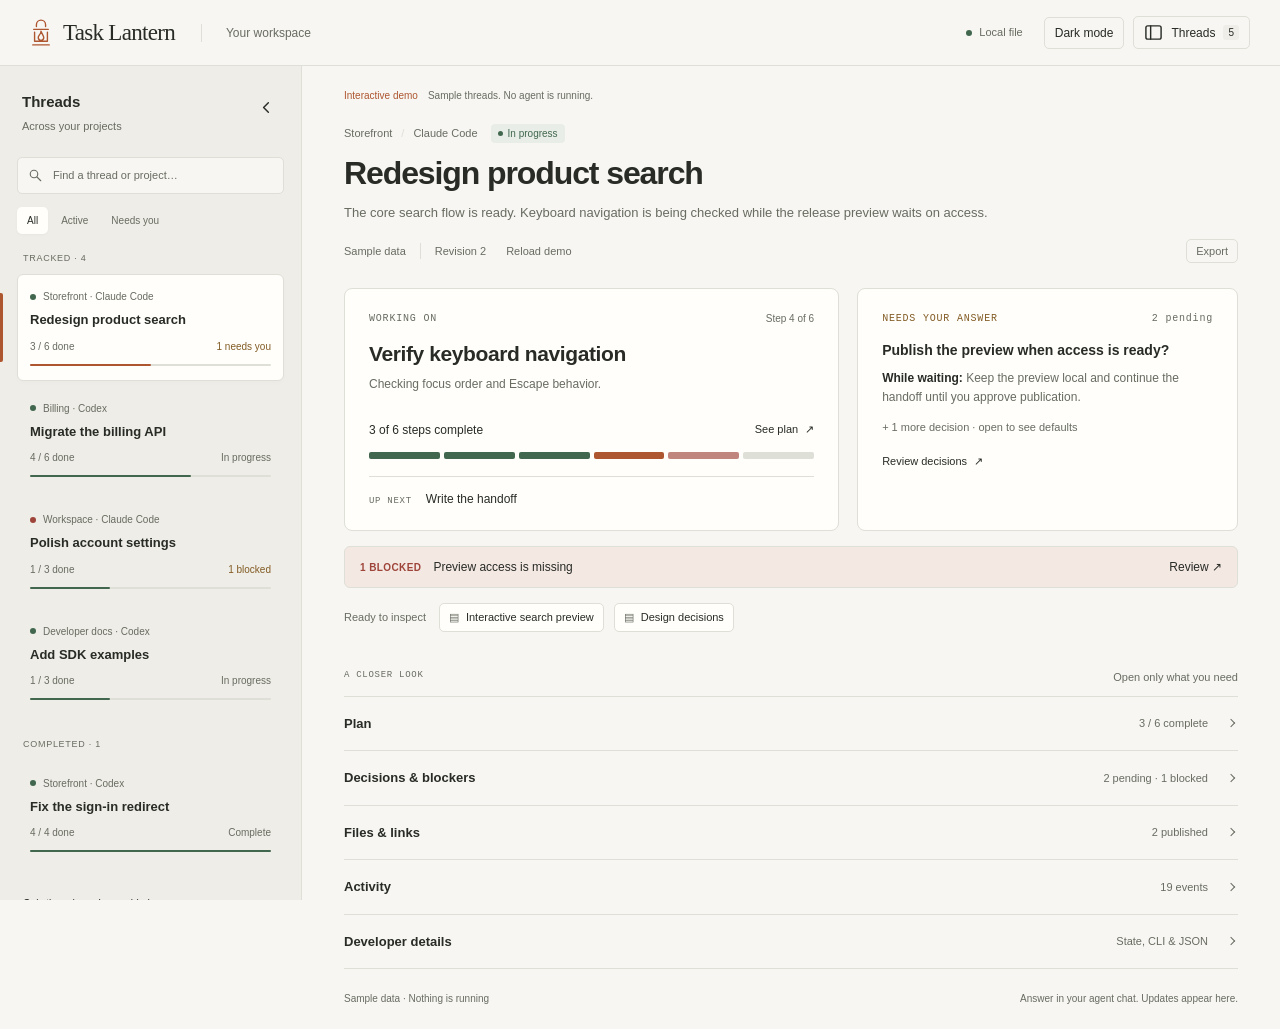
<file: examples/demo-light.html>
<!doctype html>
<html lang="en">
  <head>
    <meta charset="utf-8" />
    <meta name="viewport" content="width=device-width, initial-scale=1" />
    <meta
      http-equiv="Content-Security-Policy"
      content="default-src 'none'; script-src 'unsafe-inline'; style-src 'unsafe-inline'; base-uri 'none'; form-action 'none'"
    />
    <title>Task Lantern · Workspace</title>
    <style>
      :root {
  color-scheme: light;
  --bg: #f7f6f2;
  --surface: #fffefa;
  --sidebar: #eeede7;
  --text: #282b26;
  --muted: #686c61;
  --line: #dedfd6;
  --accent: #ae5630;
  --accent-bg: #f3e7de;
  --green: #41674e;
  --green-bg: #e8eee7;
  --amber: #825b24;
  --amber-bg: #f5eddd;
  --red: #9e4439;
  --red-bg: #f4e8e3;
  --code: #f0f0e9;
  --row: 15px;
  --radius: 8px;
}
* {
  box-sizing: border-box;
}
body {
  margin: 0;
  background: var(--bg);
  color: var(--text);
  font:
    14px/1.5 -apple-system,
    BlinkMacSystemFont,
    "Segoe UI",
    sans-serif;
  -webkit-font-smoothing: antialiased;
}
body.dark {
  color-scheme: dark;
  --bg: #1c1f1b;
  --surface: #242821;
  --sidebar: #191c17;
  --text: #eceee5;
  --muted: #aeb5a4;
  --line: #3a4033;
  --accent-bg: #3b3026;
  --green: #accbad;
  --green-bg: #2c3b2d;
  --amber: #e0c693;
  --amber-bg: #3b3527;
  --red: #edb3a3;
  --red-bg: #402e28;
  --code: #1a1e17;
}
body.airy {
  --row: 22px;
}
[hidden] {
  display: none !important;
}
h1,
h2,
h3,
p {
  margin: 0;
}
h1 {
  font-size: 32px;
  line-height: 1.18;
  font-weight: 620;
  letter-spacing: -1.1px;
  overflow-wrap: anywhere;
}
h2 {
  font-size: 15px;
  font-weight: 650;
}
h3 {
  font-size: 14px;
  font-weight: 600;
}
p {
  color: var(--muted);
}
button,
input,
select,
textarea {
  font: inherit;
  color: inherit;
}
button {
  cursor: pointer;
  border: 1px solid var(--line);
  border-radius: 5px;
  padding: 6px 10px;
  background: transparent;
  min-height: 32px;
}
button:hover {
  background: var(--sidebar);
}
button:focus-visible,
a:focus-visible,
input:focus-visible,
select:focus-visible,
textarea:focus-visible,
pre:focus-visible,
summary:focus-visible {
  outline: 2px solid var(--accent);
  outline-offset: 3px;
}
a {
  color: inherit;
  text-underline-offset: 3px;
}
svg {
  fill: none;
  stroke: currentColor;
  stroke-width: 1.5;
  stroke-linecap: round;
  stroke-linejoin: round;
  width: 19px;
  height: 19px;
  flex-shrink: 0;
}
button svg {
  vertical-align: middle;
}
pre,
code,
kbd,
.eyebrow,
.card-label,
.detail-heading,
.up-next > span {
  font-family: ui-monospace, SFMono-Regular, Consolas, monospace;
}
pre {
  margin: 0;
  background: var(--code);
  padding: 20px;
  font-size: 12px;
  line-height: 1.7;
  white-space: pre-wrap;
  overflow-wrap: anywhere;
}
code {
  overflow-wrap: anywhere;
}
input {
  min-width: 0;
}
input::placeholder {
  color: var(--muted);
  opacity: 1;
}
.app-header {
  height: 66px;
  border-bottom: 1px solid var(--line);
  display: flex;
  align-items: center;
  padding: 0 30px;
  gap: 26px;
  background: var(--bg);
  position: relative;
  z-index: 4;
}
.brand {
  display: flex;
  gap: 11px;
  align-items: center;
  text-decoration: none;
  white-space: nowrap;
  font:
    23px Georgia,
    serif;
  letter-spacing: -0.7px;
}
.brand svg {
  width: 22px;
  height: 28px;
  color: var(--accent);
}
.workspace-label {
  font-size: 12px;
  color: var(--muted);
  border-left: 1px solid var(--line);
  padding-left: 24px;
}
.header-actions {
  margin-left: auto;
  display: flex;
  align-items: center;
  gap: 9px;
}
.header-actions button {
  font-size: 12px;
  display: flex;
  align-items: center;
  gap: 8px;
}
.local-indicator {
  font-size: 11px;
  color: var(--muted);
  display: flex;
  align-items: center;
  gap: 7px;
  margin-right: 12px;
}
.local-indicator i {
  width: 6px;
  height: 6px;
  border-radius: 50%;
  background: var(--green);
}
#thread-count {
  font-size: 10px;
  background: var(--sidebar);
  border-radius: 3px;
  padding: 0 5px;
}
.workspace {
  display: grid;
  grid-template-columns: 302px minmax(0, 1fr);
  align-items: start;
  min-height: calc(100vh - 66px);
}
.workspace.sidebar-closed {
  grid-template-columns: minmax(0, 1fr);
}
.workspace.sidebar-closed .thread-sidebar {
  display: none;
}
main {
  min-width: 0;
}
.page {
  max-width: 1130px;
  margin: auto;
  padding: 32px 42px 22px;
}
.thread-heading {
  margin-bottom: 25px;
}
.heading-meta {
  display: flex;
  align-items: center;
  gap: 9px;
  font-size: 11px;
  color: var(--muted);
  margin-bottom: 12px;
}
.meta-divider {
  color: var(--line);
}
.phase {
  display: inline-flex;
  align-items: center;
  gap: 5px;
  font-size: 10px;
  padding: 2px 7px;
  border-radius: 4px;
  background: var(--green-bg);
  color: var(--green);
  margin-left: 4px;
}
.phase:before {
  content: "";
  width: 5px;
  height: 5px;
  border-radius: 50%;
  background: currentColor;
}
.phase.blocked {
  background: var(--red-bg);
  color: var(--red);
}
.phase.paused {
  background: var(--amber-bg);
  color: var(--amber);
}
.summary {
  margin-top: 10px;
  max-width: 870px;
  font-size: 13px;
  line-height: 1.6;
}
.run-meta {
  display: flex;
  align-items: center;
  gap: 14px;
  color: var(--muted);
  font-size: 11px;
  margin-top: 15px;
  flex-wrap: wrap;
}
.run-meta button {
  font-size: 11px;
  min-height: 24px;
  padding: 2px 6px;
  border: 0;
}
.run-meta #export {
  margin-left: auto;
  border: 1px solid var(--line);
  padding: 3px 9px;
}
.run-meta #revision {
  border-left: 1px solid var(--line);
  padding-left: 14px;
}
#freshness.stale {
  color: var(--amber);
}
.at-a-glance {
  display: grid;
  grid-template-columns: minmax(0, 1.3fr) minmax(0, 1fr);
  gap: 18px;
}
.current-card,
.attention-card {
  border: 1px solid var(--line);
  border-radius: var(--radius);
  background: var(--surface);
  padding: 22px 24px;
  min-width: 0;
}
.current-card {
  display: flex;
  flex-direction: column;
}
.card-label {
  display: flex;
  justify-content: space-between;
  gap: 12px;
  font-size: 10px;
  letter-spacing: 0.08em;
  color: var(--muted);
  margin-bottom: 14px;
}
.card-label #step-position {
  letter-spacing: 0;
  font-family: -apple-system, BlinkMacSystemFont, "Segoe UI", sans-serif;
}
.current-task {
  border: 0;
  border-radius: 0;
  padding: 0;
  font-size: 21px;
  line-height: 1.3;
  letter-spacing: -0.4px;
  text-align: left;
  font-weight: 600;
  min-height: 0;
  align-self: flex-start;
}
.current-task:hover {
  background: none;
  text-decoration: underline;
  text-underline-offset: 5px;
}
#current-detail {
  font-size: 12px;
  margin: 8px 0 23px;
  line-height: 1.6;
}
.progress-caption {
  display: flex;
  align-items: center;
  justify-content: space-between;
  font-size: 12px;
  margin-top: auto;
}
.progress-caption strong {
  font-weight: 500;
}
.text-button {
  background: none;
  border: 0;
  padding: 2px 0;
  min-height: 24px;
  font-size: 11px;
  font-weight: 500;
  display: inline-flex;
  align-items: center;
  gap: 7px;
}
.text-button:hover {
  background: none;
  text-decoration: underline;
  text-underline-offset: 4px;
}
.segments {
  display: flex;
  gap: 4px;
  margin: 10px 0 17px;
}
.segment {
  height: 7px;
  min-height: 7px;
  flex: 1;
  border: 0;
  border-radius: 2px;
  padding: 0;
  background: var(--line);
  position: relative;
}
.segment.done {
  background: var(--green);
}
.segment.doing {
  background: var(--accent);
}
.segment.blocked {
  background: var(--red);
  opacity: 0.65;
}
.segment.skipped {
  background: repeating-linear-gradient(
    45deg,
    var(--line),
    var(--line) 2px,
    var(--surface) 2px,
    var(--surface) 4px
  );
}
.up-next {
  border-top: 1px solid var(--line);
  padding-top: 13px;
  display: flex;
  gap: 14px;
  align-items: baseline;
}
.up-next > span {
  font-size: 9px;
  letter-spacing: 0.08em;
  color: var(--muted);
  flex-shrink: 0;
}
.up-next strong {
  font-size: 12px;
  font-weight: 500;
}
.attention-card #attention-label {
  color: var(--amber);
}
.attention-question {
  font-size: 14px;
  font-weight: 600;
  line-height: 1.45;
  margin-bottom: 9px;
}
.attention-default {
  font-size: 12px;
  line-height: 1.55;
  color: var(--muted);
}
.attention-default strong {
  font-weight: 550;
  color: var(--text);
}
#review-decisions {
  margin-top: 14px;
}
.attention-extra {
  font-size: 11px;
  color: var(--muted);
  margin-top: 12px;
}
.clear-state {
  font-size: 18px;
  letter-spacing: -0.3px;
  margin-bottom: 7px;
}
.blocker-preview {
  width: 100%;
  text-align: left;
  display: flex;
  align-items: center;
  gap: 12px;
  border: 1px solid var(--line);
  border-radius: 6px;
  margin-top: 15px;
  padding: 11px 15px;
  font-size: 12px;
  line-height: 1.5;
  background: var(--red-bg);
}
.blocker-preview > strong {
  color: var(--red);
  font-size: 10px;
  white-space: nowrap;
  text-transform: uppercase;
  letter-spacing: 0.04em;
}
.blocker-preview > span:last-child {
  margin-left: auto;
}
.deliverables-preview {
  display: flex;
  align-items: center;
  gap: 10px;
  flex-wrap: wrap;
  padding: 15px 0;
  font-size: 11px;
}
.deliverables-preview > span {
  color: var(--muted);
  margin-right: 3px;
}
.file-chip {
  font-size: 11px;
  background: var(--surface);
  padding: 4px 9px;
  min-height: 29px;
  max-width: 100%;
  overflow: hidden;
  text-overflow: ellipsis;
  white-space: nowrap;
}
.file-chip:before {
  content: "▤";
  color: var(--muted);
  margin-right: 7px;
}
.detail-heading {
  display: flex;
  justify-content: space-between;
  gap: 15px;
  color: var(--muted);
  font-size: 9px;
  letter-spacing: 0.08em;
  margin: 22px 0 10px;
}
.detail-heading span:last-child {
  font-family: -apple-system, BlinkMacSystemFont, "Segoe UI", sans-serif;
  letter-spacing: 0;
  font-size: 11px;
}
.detail-stack {
  border-top: 1px solid var(--line);
}
.detail-stack > details {
  border-bottom: 1px solid var(--line);
}
summary {
  cursor: pointer;
  list-style: none;
  display: flex;
  align-items: center;
  gap: 12px;
  padding: 17px 0;
  font-size: 13px;
  min-height: 52px;
}
summary::-webkit-details-marker {
  display: none;
}
.detail-name {
  font-weight: 550;
}
.detail-meta {
  margin-left: auto;
  color: var(--muted);
  font-size: 11px;
}
.chevron {
  width: 6px;
  height: 6px;
  border-right: 1.5px solid var(--muted);
  border-bottom: 1.5px solid var(--muted);
  transform: rotate(-45deg);
  margin: 0 4px 0 8px;
  flex-shrink: 0;
}
details[open] > summary .chevron {
  transform: rotate(45deg);
}
details[open] > summary {
  color: var(--accent);
}
.detail-body {
  background: var(--surface);
  border: 1px solid var(--line);
  border-radius: 6px;
  margin-bottom: 18px;
  overflow: hidden;
}
.detail-stack > details {
  scroll-margin-top: 18px;
}
.task-tools {
  display: flex;
  gap: 10px;
  padding: 14px 17px;
  border-bottom: 1px solid var(--line);
}
.search-box {
  position: relative;
  display: flex;
  flex: 1;
  min-width: 0;
}
.search-box input {
  width: 100%;
  border: 1px solid var(--line);
  background: transparent;
  border-radius: 4px;
  padding: 7px 29px 7px 10px;
  font-size: 12px;
}
.search-box kbd {
  position: absolute;
  right: 10px;
  top: 8px;
  color: var(--muted);
  font-size: 11px;
}
select {
  border: 1px solid var(--line);
  border-radius: 4px;
  background: var(--surface);
  padding: 4px 8px;
  font-size: 11px;
  max-width: 135px;
}
.row {
  padding: var(--row) 18px;
  border-bottom: 1px solid var(--line);
}
.row:last-child {
  border-bottom: 0;
}
.row p {
  font-size: 12px;
  line-height: 1.6;
  margin-top: 5px;
}
.task-row {
  display: grid;
  grid-template-columns: 20px minmax(0, 1fr) auto;
  gap: 12px;
}
.task-number {
  color: var(--muted);
  font-size: 11px;
  padding-top: 2px;
}
.task-row.doing {
  background: var(--accent-bg);
}
.task-row.done h3 {
  color: var(--muted);
}
.badge {
  font-size: 10px;
  padding: 2px 7px;
  border-radius: 3px;
  background: var(--sidebar);
  color: var(--muted);
  height: max-content;
  white-space: nowrap;
}
.badge.done,
.badge.resolved,
.badge.answered {
  color: var(--green);
  background: var(--green-bg);
}
.badge.doing,
.badge.pending {
  color: var(--amber);
  background: var(--amber-bg);
}
.badge.blocked,
.badge.open {
  color: var(--red);
  background: var(--red-bg);
}
.decision-kind {
  font-size: 10px;
  color: var(--muted);
  display: block;
  margin-bottom: 8px;
}
.required .decision-kind {
  color: var(--amber);
}
.row-top,
.decision-top,
.artifact-top {
  display: flex;
  justify-content: space-between;
  gap: 16px;
}
.decision-default {
  margin-top: 11px;
  background: var(--bg);
  border-radius: 4px;
  padding: 10px 12px;
  font-size: 12px;
  color: var(--muted);
}
.decision-default strong {
  display: block;
  color: var(--text);
  font-size: 10px;
  margin-bottom: 3px;
  font-weight: 600;
}
.decision-action,
.path-line {
  display: flex;
  align-items: center;
  justify-content: space-between;
  gap: 12px;
  margin-top: 10px;
  font-size: 11px;
  color: var(--muted);
}
.path-line code {
  flex: 1;
}
.section-foot {
  padding: 9px 18px;
  font-size: 10px;
  color: var(--muted);
  border-top: 1px solid var(--line);
}
.artifact-label {
  font:
    10px ui-monospace,
    monospace;
  color: var(--muted);
  text-transform: uppercase;
}
.activity-row {
  display: grid;
  grid-template-columns: 66px minmax(0, 1fr);
  gap: 14px;
  padding: 14px 18px;
  border-bottom: 1px solid var(--line);
}
.activity-time,
.event-meta {
  font-size: 10px;
  color: var(--muted);
}
.activity-row strong {
  font-size: 12px;
  font-weight: 500;
}
.activity-row p {
  font-size: 11px;
  margin-top: 3px;
}
.event-meta {
  margin-top: 3px;
}
.dev-stats {
  display: grid;
  grid-template-columns: repeat(4, 1fr);
  padding: 18px;
  gap: 15px;
  border-bottom: 1px solid var(--line);
}
.dev-stat {
  display: flex;
  flex-direction: column;
  gap: 6px;
  font-size: 11px;
  color: var(--muted);
}
.dev-stat strong {
  font:
    13px ui-monospace,
    monospace;
  color: var(--text);
}
.section-title {
  padding: 18px 18px 4px;
  font-size: 13px;
}
.command {
  padding: 14px 18px;
  border-bottom: 1px solid var(--line);
}
.command-head {
  display: flex;
  justify-content: space-between;
  align-items: center;
  font-size: 12px;
  margin-bottom: 7px;
}
.command code {
  font-size: 11px;
  display: block;
  color: var(--muted);
  line-height: 1.7;
}
.command-note {
  padding: 14px 18px;
  font-size: 11px;
  line-height: 1.6;
}
.nested-detail {
  border-top: 1px solid var(--line);
}
.nested-detail > summary {
  padding: 14px 18px;
  font-size: 12px;
}
.nested-detail > summary:before {
  content: "+";
  color: var(--muted);
  width: 12px;
}
.nested-detail[open] > summary:before {
  content: "−";
}
.code-head {
  display: flex;
  justify-content: space-between;
  align-items: center;
  gap: 12px;
  padding: 8px 18px;
  font-size: 11px;
  color: var(--muted);
}
.code-head button {
  font-size: 11px;
}
footer {
  display: flex;
  justify-content: space-between;
  gap: 15px;
  color: var(--muted);
  font-size: 10px;
  margin: 22px 0 0;
  line-height: 1.6;
  flex-wrap: wrap;
}
.thread-sidebar {
  position: sticky;
  top: 0;
  height: 100vh;
  height: calc(100dvh - 66px);
  background: var(--sidebar);
  border-right: 1px solid var(--line);
  padding: 25px 17px 18px;
  display: flex;
  flex-direction: column;
  overflow: auto;
  min-width: 0;
}
.sidebar-heading {
  display: flex;
  justify-content: space-between;
  align-items: flex-start;
  gap: 12px;
  padding: 0 5px;
}
.sidebar-heading h2 {
  font-size: 15px;
}
.sidebar-heading p {
  font-size: 11px;
  margin-top: 4px;
}
.sidebar-heading button {
  border: 0;
  min-width: 28px;
  padding: 3px;
}
.thread-search {
  display: flex;
  align-items: center;
  gap: 8px;
  border: 1px solid var(--line);
  border-radius: 5px;
  padding: 8px 10px;
  margin-top: 23px;
  background: var(--bg);
}
.thread-search svg {
  width: 15px;
  height: 15px;
  color: var(--muted);
}
.thread-search input {
  width: 100%;
  background: none;
  border: 0;
  outline: none;
  font-size: 11px;
}
.thread-search:focus-within {
  outline: 2px solid var(--accent);
  outline-offset: 2px;
}
.thread-filters {
  display: flex;
  gap: 3px;
  padding: 13px 0 18px;
}
.thread-filters button {
  font-size: 10px;
  border: 0;
  padding: 4px 10px;
  min-height: 27px;
  color: var(--muted);
}
.thread-filters button[aria-pressed="true"] {
  color: var(--text);
  background: var(--surface);
  box-shadow: 0 1px 3px #00000008;
}
.thread-group-label {
  font-size: 9px;
  letter-spacing: 0.08em;
  color: var(--muted);
  margin: 0 6px 9px;
  text-transform: uppercase;
}
.thread-group-label.completed {
  margin-top: 23px;
}
.thread-item {
  display: block;
  text-align: left;
  width: 100%;
  padding: 14px 12px;
  background: transparent;
  border: 1px solid transparent;
  border-radius: 6px;
  min-width: 0;
  margin-bottom: 5px;
  position: relative;
}
.thread-item:hover {
  background: var(--bg);
}
.thread-item[aria-current="true"] {
  background: var(--surface);
  border-color: var(--line);
  box-shadow: 0 2px 5px #27292304;
}
.thread-item[aria-current="true"]:before {
  content: "";
  position: absolute;
  left: -18px;
  top: 18px;
  bottom: 18px;
  width: 3px;
  background: var(--accent);
  border-radius: 0 2px 2px 0;
}
.thread-project {
  display: flex;
  align-items: center;
  gap: 7px;
  font-size: 10px;
  color: var(--muted);
  margin-bottom: 6px;
}
.status-dot {
  display: inline-block;
  width: 6px;
  height: 6px;
  border-radius: 50%;
  background: var(--green);
}
.status-dot.blocked {
  background: var(--red);
}
.status-dot.paused {
  background: var(--amber);
}
.thread-title {
  display: block;
  font-size: 13px;
  font-weight: 550;
  line-height: 1.5;
  overflow-wrap: anywhere;
}
.thread-bottom {
  display: flex;
  justify-content: space-between;
  gap: 8px;
  font-size: 10px;
  color: var(--muted);
  margin-top: 9px;
}
.thread-alert {
  color: var(--amber);
}
.thread-bar {
  height: 2px;
  background: var(--line);
  margin-top: 10px;
  display: block;
  border-radius: 2px;
}
.thread-bar span {
  display: block;
  height: 100%;
  background: var(--green);
  border-radius: 2px;
}
.thread-item[aria-current="true"] .thread-bar span {
  background: var(--accent);
}
.sidebar-footer {
  padding: 24px 6px 0;
  margin-top: auto;
  color: var(--muted);
  font-size: 10px;
}
.scope-indicator {
  color: var(--text);
  font-size: 10px;
}
.sidebar-footer p {
  font-size: 10px;
  line-height: 1.65;
  margin-top: 7px;
}
.sidebar-footer button {
  margin-top: 12px;
  font-size: 10px;
  padding: 3px 7px;
  min-height: 25px;
}
.demo-note {
  display: flex;
  gap: 10px;
  align-items: center;
  font-size: 10px;
  color: var(--muted);
  margin: -10px 0 21px;
}
.demo-note strong {
  font-weight: 500;
  color: var(--accent);
}
.workspace-warning {
  background: var(--amber-bg);
  padding: 10px 14px;
  font-size: 12px;
  margin-bottom: 20px;
}
.workspace-empty {
  max-width: 550px;
  margin: 70px auto;
  line-height: 1.6;
}
.workspace-empty h1 {
  margin: 15px 0;
}
.workspace-empty code {
  display: block;
  margin-top: 25px;
  background: var(--surface);
  padding: 18px;
  border: 1px solid var(--line);
  border-radius: 6px;
}
.eyebrow {
  color: var(--muted);
  font-size: 10px;
  letter-spacing: 0.08em;
}
.empty {
  color: var(--muted);
  font-size: 12px;
  padding: 20px;
}
#toast {
  position: fixed;
  bottom: 24px;
  left: 24px;
  background: var(--text);
  color: var(--bg);
  padding: 10px 16px;
  border-radius: 6px;
  z-index: 20;
  font-size: 12px;
}
dialog {
  color: var(--text);
  background: var(--surface);
  border: 1px solid var(--line);
  border-radius: 10px;
  padding: 26px;
  max-width: 520px;
  width: calc(100% - 32px);
}
dialog::backdrop {
  background: #20231da6;
}
.dialog-head {
  display: flex;
  justify-content: space-between;
  align-items: center;
  gap: 15px;
  margin-bottom: 15px;
}
.dialog-head h2 {
  font-size: 21px;
}
dialog p {
  font-size: 12px;
  margin-bottom: 20px;
}
.export-choice {
  display: flex;
  flex-direction: column;
  width: 100%;
  gap: 5px;
  text-align: left;
  padding: 15px;
  margin-top: 9px;
}
.export-choice strong {
  font-size: 13px;
  font-weight: 550;
}
.export-choice span {
  font-size: 11px;
  color: var(--muted);
}
textarea {
  width: 100%;
  min-height: 180px;
  background: var(--bg);
  border: 1px solid var(--line);
  padding: 12px;
  border-radius: 4px;
  font-size: 12px;
}
.skip {
  position: absolute;
  left: 20px;
  top: -60px;
  z-index: 50;
  background: var(--surface);
  padding: 10px 15px;
}
.skip:focus {
  top: 10px;
}
.sr-only {
  position: absolute !important;
  width: 1px !important;
  height: 1px !important;
  padding: 0 !important;
  margin: -1px !important;
  overflow: hidden !important;
  clip: rect(0, 0, 0, 0) !important;
  white-space: nowrap !important;
  border: 0 !important;
}
#sidebar-backdrop {
  display: none;
}
@media (min-width: 1600px) {
  .page {
    padding-top: 42px;
  }
  .current-card,
  .attention-card {
    padding: 26px;
  }
  .thread-heading {
    margin-bottom: 30px;
  }
}
@media (max-width: 1100px) {
  .page {
    padding: 27px 26px 22px;
  }
  .workspace {
    grid-template-columns: 270px minmax(0, 1fr);
  }
  .at-a-glance {
    grid-template-columns: 1fr;
  }
  .current-card {
    padding: 20px;
  }
  .attention-card {
    padding: 18px 20px;
  }
  .attention-card .card-label {
    margin-bottom: 9px;
  }
  .local-indicator {
    display: none;
  }
  .thread-heading {
    margin-bottom: 20px;
  }
  h1 {
    font-size: 29px;
  }
}
@media (max-width: 760px) {
  .app-header {
    height: 58px;
    padding: 0 18px;
    gap: 10px;
  }
  .brand {
    font-size: 20px;
    gap: 8px;
  }
  .brand svg {
    width: 18px;
    height: 24px;
  }
  .workspace-label {
    display: none;
  }
  .header-actions {
    gap: 5px;
  }
  .header-actions button {
    font-size: 10px;
    padding: 5px 7px;
    min-height: 31px;
  }
  .header-actions svg {
    width: 16px;
  }
  .workspace,
  .workspace.sidebar-closed {
    display: block;
    min-height: calc(100vh - 58px);
  }
  .thread-sidebar {
    position: fixed;
    left: 0;
    top: 58px;
    height: calc(100dvh - 58px);
    width: min(330px, 88vw);
    z-index: 12;
    border-right: 1px solid var(--line);
    box-shadow: 12px 0 35px #00000012;
  }
  .workspace:not(.sidebar-closed) #sidebar-backdrop {
    display: block;
    position: fixed;
    inset: 58px 0 0;
    border: 0;
    background: #20231d66;
    z-index: 10;
    width: 100%;
    height: calc(100vh - 58px);
    border-radius: 0;
  }
  .page {
    padding: 26px 20px 20px;
  }
  .at-a-glance {
    gap: 12px;
  }
  h1 {
    font-size: 27px;
  }
  .current-task {
    font-size: 20px;
  }
  .summary {
    font-size: 12px;
  }
  .detail-heading {
    margin-top: 19px;
  }
  .run-meta {
    gap: 10px;
  }
  .run-meta #revision {
    padding-left: 10px;
  }
  .detail-meta {
    font-size: 10px;
  }
  .task-row {
    grid-template-columns: 17px minmax(0, 1fr);
    gap: 8px;
  }
  .task-row .badge {
    grid-column: 2;
    justify-self: start;
  }
  .task-tools {
    padding: 12px;
    gap: 7px;
  }
  .dev-stats {
    grid-template-columns: 1fr 1fr;
  }
  .decision-top,
  .artifact-top {
    gap: 9px;
  }
  .row-top {
    flex-wrap: wrap;
  }
  .path-line {
    flex-wrap: wrap;
  }
  .blocker-preview {
    align-items: flex-start;
  }
  .blocker-preview > strong {
    padding-top: 2px;
  }
  .demo-note {
    align-items: flex-start;
    gap: 7px;
    font-size: 9px;
  }
  .detail-name {
    font-size: 12px;
  }
  .current-card,
  .attention-card {
    border-radius: 7px;
  }
  footer {
    font-size: 9px;
  }
  .heading-meta {
    flex-wrap: wrap;
  }
  dialog {
    padding: 20px;
  }
}
@media (prefers-reduced-motion: reduce) {
  * {
    scroll-behavior: auto !important;
    transition: none !important;
    animation: none !important;
  }
}

.at-a-glance.brief {
  grid-template-columns: 1fr;
}

    </style>
    <style id="thread-style"></style>
  </head>
  <body>
    <a class="skip" href="#main">Skip to dashboard</a>
    <noscript
      >Enable JavaScript to view this offline workspace. Task state remains in
      each project's .dashboard folder.</noscript
    >
    <header class="app-header">
      <a
        class="brand"
        href="#"
        id="home"
        aria-label="Task Lantern, back to summary"
        ><svg viewBox="0 0 24 28" aria-hidden="true">
          <path
            d="M7 7V5a5 5 0 0 1 10 0v2M4 10h16M5 13v10h14V13M3 27h18M12 12c0 4-3 4-3 7a3 3 0 0 0 6 0c0-2-2-4-3-7Z"
          /></svg
        ><span>Task Lantern</span></a
      >
      <span class="workspace-label" id="workspace-label">Your workspace</span>
      <div class="header-actions">
        <span class="local-indicator"><i></i> Local file</span
        ><button id="theme" aria-label="Switch color theme">Dark mode</button
        ><button
          id="toggle-threads"
          aria-controls="thread-sidebar"
          aria-expanded="true"
        >
          <svg viewBox="0 0 20 20" aria-hidden="true">
            <rect x="2" y="3" width="16" height="14" rx="2" />
            <path d="M7 3v14" /></svg
          >Threads <span id="thread-count"></span>
        </button>
      </div>
    </header>
    <div class="workspace" id="workspace">
      <aside
        id="thread-sidebar"
        class="thread-sidebar"
        aria-label="Tracked threads"
      >
        <div class="sidebar-heading">
          <div>
            <h2>Threads</h2>
            <p id="sidebar-caption">Across your projects</p>
          </div>
          <button id="close-threads" aria-label="Collapse threads">
            <svg viewBox="0 0 20 20" aria-hidden="true">
              <path d="m13 5-5 5 5 5" />
            </svg>
          </button>
        </div>
        <label class="thread-search"
          ><svg viewBox="0 0 20 20" aria-hidden="true">
            <circle cx="8" cy="8" r="5" />
            <path d="m12 12 5 5" /></svg
          ><span class="sr-only">Find a thread or project</span
          ><input
            id="thread-search"
            type="search"
            placeholder="Find a thread or project…"
            autocomplete="off"
        /></label>
        <div class="thread-filters" aria-label="Filter threads">
          <button data-thread-filter="all" aria-pressed="true">All</button
          ><button data-thread-filter="active" aria-pressed="false">
            Active</button
          ><button data-thread-filter="attention" aria-pressed="false">
            Needs you
          </button>
        </div>
        <nav id="thread-list" aria-label="Choose a tracked thread"></nav>
        <p id="no-threads" class="empty" hidden>No matching threads.</p>
        <div class="sidebar-footer">
          <span class="scope-indicator">Only threads you’ve enabled</span>
          <p>Snapshots from your agents. No server required.</p>
          <button id="density">Roomier rows</button>
        </div>
      </aside>
      <main id="main" tabindex="-1">
        <div class="page">
          <div id="demo-note" class="demo-note" hidden>
            <strong>Interactive demo</strong
            ><span>Sample threads. No agent is running.</span>
          </div>
          <div
            id="workspace-warning"
            class="workspace-warning"
            role="status"
            hidden
          ></div>
          <div id="workspace-empty" class="workspace-empty" hidden>
            <div class="eyebrow">YOUR WORK, IN VIEW</div>
            <h1>No tracked threads yet.</h1>
            <p>
              Ask your coding agent to use Task Lantern on a task. Its thread
              will appear here after the first publication.
            </p>
            <code>Use Task Lantern to track this task.</code>
          </div>
          <div id="thread-content">
            <section class="thread-heading">
              <div class="heading-meta">
                <span id="project-label"></span
                ><span class="meta-divider">/</span><span id="host-label"></span
                ><span id="phase" class="phase"></span>
              </div>
              <h1 id="title"></h1>
              <p id="summary" class="summary"></p>
              <div class="run-meta">
                <span id="freshness" role="status"></span
                ><span id="revision"></span
                ><button id="refresh" aria-pressed="false">Pause refresh</button
                ><button id="export">Export</button>
              </div>
            </section>
            <section class="at-a-glance" aria-label="Thread at a glance">
              <div class="current-card">
                <div class="card-label">
                  <span id="current-label">WORKING ON</span
                  ><span id="step-position"></span>
                </div>
                <button
                  id="current-task"
                  class="current-task"
                  data-detail="plan"
                ></button>
                <p id="current-detail"></p>
                <div class="progress-caption">
                  <strong id="completion"></strong
                  ><button data-detail="plan" class="text-button">
                    See plan <span aria-hidden="true">↗</span>
                  </button>
                </div>
                <div
                  id="segments"
                  class="segments"
                  aria-label="Task progress"
                ></div>
                <progress
                  id="progress"
                  class="sr-only"
                  aria-label="Tasks completed"
                ></progress>
                <div class="up-next">
                  <span>UP NEXT</span><strong id="next-task"></strong>
                </div>
              </div>
              <div class="attention-card">
                <div class="card-label">
                  <span id="attention-label">NEEDS YOU</span
                  ><span id="attention-count"></span>
                </div>
                <div id="attention-preview"></div>
                <button
                  data-detail="decisions"
                  id="review-decisions"
                  class="text-button"
                >
                  Review decisions <span aria-hidden="true">↗</span>
                </button>
              </div>
            </section>
            <button
              id="blocker-preview"
              class="blocker-preview"
              data-detail="decisions"
              hidden
            ></button>
            <div class="deliverables-preview" id="deliverables-preview"></div>
            <div class="detail-heading">
              <span>A CLOSER LOOK</span><span>Open only what you need</span>
            </div>
            <div id="detail-stack" class="detail-stack">
              <details id="plan-details" data-section="plan">
                <summary>
                  <span class="detail-name">Plan</span
                  ><span id="plan-meta" class="detail-meta"></span
                  ><span class="chevron"></span>
                </summary>
                <div class="detail-body" id="tasks">
                  <div class="task-tools">
                    <label class="search-box"
                      ><span class="sr-only">Search tasks</span
                      ><input
                        id="task-search"
                        type="search"
                        placeholder="Find a step…"
                        autocomplete="off"
                      /><kbd>/</kbd></label
                    ><label
                      ><span class="sr-only">Filter task status</span
                      ><select id="task-filter">
                        <option value="all">All statuses</option>
                        <option value="open">Unfinished</option>
                        <option value="doing">In progress</option>
                        <option value="blocked">Blocked</option>
                        <option value="done">Completed</option>
                        <option value="todo">Not started</option>
                        <option value="skipped">Skipped</option>
                      </select></label
                    >
                  </div>
                  <div id="task-list"></div>
                  <div id="task-empty" class="empty" hidden>
                    No matching steps.
                  </div>
                  <div
                    id="task-result"
                    class="section-foot"
                    aria-live="polite"
                  ></div>
                </div>
              </details>
              <details id="decisions-details" data-section="decisions">
                <summary>
                  <span class="detail-name">Decisions &amp; blockers</span
                  ><span id="decisions-meta" class="detail-meta"></span
                  ><span class="chevron"></span>
                </summary>
                <div class="detail-body">
                  <div id="question-list"></div>
                  <div id="blocker-list"></div>
                </div>
              </details>
              <details id="deliverables-details" data-section="deliverables">
                <summary>
                  <span class="detail-name">Files &amp; links</span
                  ><span id="deliverables-meta" class="detail-meta"></span
                  ><span class="chevron"></span>
                </summary>
                <div class="detail-body" id="deliverable-list"></div>
              </details>
              <details id="activity-details" data-section="activity">
                <summary>
                  <span class="detail-name">Activity</span
                  ><span id="activity-meta" class="detail-meta"></span
                  ><span class="chevron"></span>
                </summary>
                <div class="detail-body" id="activity-list"></div>
              </details>
              <details id="developer-details" data-section="developer">
                <summary>
                  <span class="detail-name">Developer details</span
                  ><span class="detail-meta">State, CLI &amp; JSON</span
                  ><span class="chevron"></span>
                </summary>
                <div class="detail-body" id="developer">
                  <div class="dev-stats" id="dev-stats"></div>
                  <h2 class="section-title">Work with this thread</h2>
                  <div id="commands"></div>
                  <p class="command-note">
                    Commands use POSIX quoting (Git Bash or WSL on Windows).
                    Copying a command never executes it. Re-read the current
                    revision before publishing.
                  </p>
                  <details class="nested-detail">
                    <summary>Patch example</summary>
                    <div class="code-head">
                      <span>Complete rows are merged by ID.</span
                      ><button id="copy-patch">Copy JSON</button>
                    </div>
                    <pre id="patch-example" tabindex="0"></pre>
                  </details>
                  <details class="nested-detail">
                    <summary>Published snapshot</summary>
                    <div class="code-head">
                      <span>Read-only source data.</span
                      ><button id="copy-snapshot">Copy JSON</button>
                    </div>
                    <pre id="snapshot-json" tabindex="0"></pre>
                  </details>
                </div>
              </details>
            </div>
            <footer>
              <span id="updated"></span
              ><span>Answer in your agent chat. Updates appear here.</span>
            </footer>
          </div>
        </div>
      </main>
      <button
        id="sidebar-backdrop"
        aria-label="Close thread sidebar"
        hidden
      ></button>
    </div>
    <div id="toast" role="status" aria-live="polite" hidden></div>
    <dialog id="export-dialog" aria-labelledby="export-title">
      <div class="dialog-head">
        <h2 id="export-title">Export this thread</h2>
        <button id="close-export">Close</button>
      </div>
      <p>Only this thread is exported. Review its details before sharing.</p>
      <button id="export-markdown" class="export-choice">
        <strong>Markdown handoff</strong
        ><span>Plan, decisions, blockers, and files.</span></button
      ><button id="export-json" class="export-choice">
        <strong>Published state · JSON</strong
        ><span>Snapshot and recorded activity.</span></button
      ><button id="copy-summary" class="export-choice">
        <strong>Copy a short update</strong
        ><span>A concise status for your own message.</span>
      </button>
    </dialog>
    <dialog id="copy-dialog" aria-labelledby="copy-title">
      <div class="dialog-head">
        <h2 id="copy-title">Copy this text</h2>
        <button id="close-copy">Close</button>
      </div>
      <p>Automatic clipboard access is unavailable. Select and copy below.</p>
      <textarea id="copy-text" readonly aria-label="Text to copy"></textarea>
    </dialog>
    <script id="state" type="application/json">
      {"workspace_version": 1, "threads": [{"version": 2, "run": "20260927-103703-95dec7fd", "revision": 2, "started_at": "2026-09-27T10:37:03+00:00", "updated_at": "2026-09-27T10:37:03+00:00", "history": [{"revision": 1, "at": "2026-09-27T10:37:03+00:00", "panel": "run", "label": "summary", "before": "Preparing the plan.", "after": "Preparing the implementation plan.", "kind": "updated"}, {"revision": 1, "at": "2026-09-27T10:37:03+00:00", "panel": "tasks", "label": "Map the current search flow", "before": "", "after": "todo", "kind": "added"}, {"revision": 1, "at": "2026-09-27T10:37:03+00:00", "panel": "tasks", "label": "Design the result states", "before": "", "after": "todo", "kind": "added"}, {"revision": 1, "at": "2026-09-27T10:37:03+00:00", "panel": "tasks", "label": "Build the search interface", "before": "", "after": "todo", "kind": "added"}, {"revision": 1, "at": "2026-09-27T10:37:03+00:00", "panel": "tasks", "label": "Verify keyboard navigation", "before": "", "after": "todo", "kind": "added"}, {"revision": 1, "at": "2026-09-27T10:37:03+00:00", "panel": "tasks", "label": "Prepare the release preview", "before": "", "after": "todo", "kind": "added"}, {"revision": 1, "at": "2026-09-27T10:37:03+00:00", "panel": "tasks", "label": "Write the handoff", "before": "", "after": "todo", "kind": "added"}, {"revision": 2, "at": "2026-09-27T10:37:03+00:00", "panel": "run", "label": "summary", "before": "Preparing the implementation plan.", "after": "The core search flow is ready. Keyboard navigation is being checked while the release preview waits on access.", "kind": "updated"}, {"revision": 2, "at": "2026-09-27T10:37:03+00:00", "panel": "tasks", "label": "Map the current search flow", "before": "todo", "after": "done", "kind": "status"}, {"revision": 2, "at": "2026-09-27T10:37:03+00:00", "panel": "tasks", "label": "Design the result states", "before": "todo", "after": "done", "kind": "status"}, {"revision": 2, "at": "2026-09-27T10:37:03+00:00", "panel": "tasks", "label": "Build the search interface", "before": "todo", "after": "done", "kind": "status"}, {"revision": 2, "at": "2026-09-27T10:37:03+00:00", "panel": "tasks", "label": "Verify keyboard navigation", "before": "todo", "after": "doing", "kind": "status"}, {"revision": 2, "at": "2026-09-27T10:37:03+00:00", "panel": "tasks", "label": "Prepare the release preview", "before": "todo", "after": "blocked", "kind": "status"}, {"revision": 2, "at": "2026-09-27T10:37:03+00:00", "panel": "tasks", "label": "Write the handoff", "before": "", "after": "Details changed", "kind": "updated"}, {"revision": 2, "at": "2026-09-27T10:37:03+00:00", "panel": "questions", "label": "Should result rows be more compact?", "before": "", "after": "pending", "kind": "added"}, {"revision": 2, "at": "2026-09-27T10:37:03+00:00", "panel": "questions", "label": "Publish the preview when access is ready?", "before": "", "after": "pending", "kind": "added"}, {"revision": 2, "at": "2026-09-27T10:37:03+00:00", "panel": "blockers", "label": "Preview access is missing", "before": "", "after": "open", "kind": "added"}, {"revision": 2, "at": "2026-09-27T10:37:03+00:00", "panel": "deliverables", "label": "Interactive search preview", "before": "", "after": "preview/search.html", "kind": "added"}, {"revision": 2, "at": "2026-09-27T10:37:03+00:00", "panel": "deliverables", "label": "Design decisions", "before": "", "after": "docs/search-decisions.md", "kind": "added"}], "host": "claude", "thread_id": null, "style": {"theme": "light", "density": "dense", "accent": "#ae5630"}, "snapshot": {"title": "Redesign product search", "summary": "The core search flow is ready. Keyboard navigation is being checked while the release preview waits on access.", "phase": "active", "tasks": [{"id": "audit", "title": "Map the current search flow", "status": "done", "detail": "Found three friction points across desktop and mobile."}, {"id": "design", "title": "Design the result states", "status": "done", "detail": "Empty, loading, and no-result states are covered."}, {"id": "build", "title": "Build the search interface", "status": "done", "detail": "The local preview is ready to inspect."}, {"id": "keyboard", "title": "Verify keyboard navigation", "status": "doing", "detail": "Checking focus order and Escape behavior."}, {"id": "release", "title": "Prepare the release preview", "status": "blocked", "detail": "Waiting for access to the preview environment."}, {"id": "handoff", "title": "Write the handoff", "status": "todo", "detail": "Include validation results and remaining decisions."}], "questions": [{"id": "density", "question": "Should result rows be more compact?", "status": "pending", "requires_answer": false, "default": "Keep the current airy spacing. Easy to change later.", "answer": ""}, {"id": "publish", "question": "Publish the preview when access is ready?", "status": "pending", "requires_answer": true, "default": "Keep the preview local and continue the handoff until you approve publication.", "answer": ""}], "blockers": [{"id": "access", "title": "Preview access is missing", "status": "open", "detail": "Release preparation is waiting. Local checks can continue."}], "deliverables": [{"id": "preview", "title": "Interactive search preview", "path": "preview/search.html", "detail": "Desktop and mobile states, ready for review."}, {"id": "notes", "title": "Design decisions", "path": "docs/search-decisions.md", "detail": "The rationale behind the new result layout."}]}, "demo": true, "project_name": "Storefront", "key": "f1946dc604f60e5a7b430699", "project": "Storefront", "presentation": {"eyebrow": "WORKSPACE / CURRENT RUN", "order": ["tasks", "questions", "blockers", "deliverables"], "layout": "board"}, "custom_css": "", "commands": {"status": "python3 /path/to/dashboard.py --project /path/to/project status 20260927-103703-95dec7fd", "patch": "python3 /path/to/dashboard.py --project /path/to/project patch 20260927-103703-95dec7fd --input patch.json --expected-revision 2", "render": "python3 /path/to/dashboard.py --project /path/to/project render 20260927-103703-95dec7fd"}}, {"version": 2, "run": "20260927-103703-f7835a2c", "revision": 2, "started_at": "2026-09-27T10:37:03+00:00", "updated_at": "2026-09-27T10:37:03+00:00", "history": [{"revision": 1, "at": "2026-09-27T10:37:03+00:00", "panel": "run", "label": "summary", "before": "Preparing the plan.", "after": "Preparing the implementation plan.", "kind": "updated"}, {"revision": 1, "at": "2026-09-27T10:37:03+00:00", "panel": "tasks", "label": "Map existing endpoints", "before": "", "after": "todo", "kind": "added"}, {"revision": 1, "at": "2026-09-27T10:37:03+00:00", "panel": "tasks", "label": "Add typed request models", "before": "", "after": "todo", "kind": "added"}, {"revision": 1, "at": "2026-09-27T10:37:03+00:00", "panel": "tasks", "label": "Migrate subscription routes", "before": "", "after": "todo", "kind": "added"}, {"revision": 1, "at": "2026-09-27T10:37:03+00:00", "panel": "tasks", "label": "Update webhook handlers", "before": "", "after": "todo", "kind": "added"}, {"revision": 1, "at": "2026-09-27T10:37:03+00:00", "panel": "tasks", "label": "Check webhook retries", "before": "", "after": "todo", "kind": "added"}, {"revision": 1, "at": "2026-09-27T10:37:03+00:00", "panel": "tasks", "label": "Write the migration guide", "before": "", "after": "todo", "kind": "added"}, {"revision": 2, "at": "2026-09-27T10:37:03+00:00", "panel": "run", "label": "summary", "before": "Preparing the implementation plan.", "after": "The new endpoints are in place. Checking webhook retries before the final handoff.", "kind": "updated"}, {"revision": 2, "at": "2026-09-27T10:37:03+00:00", "panel": "tasks", "label": "Map existing endpoints", "before": "todo", "after": "done", "kind": "status"}, {"revision": 2, "at": "2026-09-27T10:37:03+00:00", "panel": "tasks", "label": "Add typed request models", "before": "todo", "after": "done", "kind": "status"}, {"revision": 2, "at": "2026-09-27T10:37:03+00:00", "panel": "tasks", "label": "Migrate subscription routes", "before": "todo", "after": "done", "kind": "status"}, {"revision": 2, "at": "2026-09-27T10:37:03+00:00", "panel": "tasks", "label": "Update webhook handlers", "before": "todo", "after": "done", "kind": "status"}, {"revision": 2, "at": "2026-09-27T10:37:03+00:00", "panel": "tasks", "label": "Check webhook retries", "before": "todo", "after": "doing", "kind": "status"}, {"revision": 2, "at": "2026-09-27T10:37:03+00:00", "panel": "tasks", "label": "Write the migration guide", "before": "", "after": "Details changed", "kind": "updated"}, {"revision": 2, "at": "2026-09-27T10:37:03+00:00", "panel": "deliverables", "label": "API migration", "before": "", "after": "src/billing/routes.ts", "kind": "added"}], "host": "codex", "thread_id": null, "style": {"theme": "light", "density": "dense", "accent": "#ae5630"}, "snapshot": {"summary": "The new endpoints are in place. Checking webhook retries before the final handoff.", "phase": "active", "tasks": [{"id": "0", "title": "Map existing endpoints", "status": "done", "detail": "Routes and consumers are documented."}, {"id": "1", "title": "Add typed request models", "status": "done", "detail": "Validated payloads cover every endpoint."}, {"id": "2", "title": "Migrate subscription routes", "status": "done", "detail": "Existing behavior is preserved."}, {"id": "3", "title": "Update webhook handlers", "status": "done", "detail": "Events use the new interface."}, {"id": "4", "title": "Check webhook retries", "status": "doing", "detail": "Verifying idempotency when the same event arrives twice."}, {"id": "5", "title": "Write the migration guide", "status": "todo", "detail": "Document changes for SDK consumers."}], "questions": [], "blockers": [], "deliverables": [{"id": "api", "title": "API migration", "path": "src/billing/routes.ts", "detail": "Updated subscription routes."}], "title": "Migrate the billing API"}, "demo": true, "project_name": "Billing", "key": "aab0587a491a74b89bcff59e", "project": "Billing", "presentation": {"eyebrow": "WORKSPACE / CURRENT RUN", "order": ["tasks", "questions", "blockers", "deliverables"], "layout": "board"}, "custom_css": "", "commands": {"status": "python3 /path/to/dashboard.py --project /path/to/project status 20260927-103703-f7835a2c", "patch": "python3 /path/to/dashboard.py --project /path/to/project patch 20260927-103703-f7835a2c --input patch.json --expected-revision 2", "render": "python3 /path/to/dashboard.py --project /path/to/project render 20260927-103703-f7835a2c"}}, {"version": 2, "run": "20260927-103703-3a512ec2", "revision": 2, "started_at": "2026-09-27T10:37:03+00:00", "updated_at": "2026-09-27T10:37:03+00:00", "history": [{"revision": 1, "at": "2026-09-27T10:37:03+00:00", "panel": "run", "label": "summary", "before": "Preparing the plan.", "after": "Preparing the implementation plan.", "kind": "updated"}, {"revision": 1, "at": "2026-09-27T10:37:03+00:00", "panel": "tasks", "label": "Build profile settings", "before": "", "after": "todo", "kind": "added"}, {"revision": 1, "at": "2026-09-27T10:37:03+00:00", "panel": "tasks", "label": "Verify email changes", "before": "", "after": "todo", "kind": "added"}, {"revision": 1, "at": "2026-09-27T10:37:03+00:00", "panel": "tasks", "label": "Check all settings flows", "before": "", "after": "todo", "kind": "added"}, {"revision": 2, "at": "2026-09-27T10:37:03+00:00", "panel": "run", "label": "summary", "before": "Preparing the implementation plan.", "after": "Profile settings are ready. Email verification is waiting for test credentials.", "kind": "updated"}, {"revision": 2, "at": "2026-09-27T10:37:03+00:00", "panel": "run", "label": "phase", "before": "active", "after": "blocked", "kind": "updated"}, {"revision": 2, "at": "2026-09-27T10:37:03+00:00", "panel": "tasks", "label": "Build profile settings", "before": "todo", "after": "done", "kind": "status"}, {"revision": 2, "at": "2026-09-27T10:37:03+00:00", "panel": "tasks", "label": "Verify email changes", "before": "todo", "after": "blocked", "kind": "status"}, {"revision": 2, "at": "2026-09-27T10:37:03+00:00", "panel": "tasks", "label": "Check all settings flows", "before": "", "after": "Details changed", "kind": "updated"}, {"revision": 2, "at": "2026-09-27T10:37:03+00:00", "panel": "blockers", "label": "Email sandbox key needed", "before": "", "after": "open", "kind": "added"}], "host": "claude", "thread_id": null, "style": {"theme": "light", "density": "dense", "accent": "#ae5630"}, "snapshot": {"summary": "Profile settings are ready. Email verification is waiting for test credentials.", "phase": "blocked", "tasks": [{"id": "profile", "title": "Build profile settings", "status": "done", "detail": "Name and avatar changes are covered."}, {"id": "email", "title": "Verify email changes", "status": "blocked", "detail": "The email provider's sandbox key is missing."}, {"id": "tests", "title": "Check all settings flows", "status": "todo", "detail": "Run through save and error states."}], "questions": [], "blockers": [{"id": "key", "title": "Email sandbox key needed", "status": "open", "detail": "Add a sandbox credential in your agent session. Local UI checks can continue."}], "deliverables": [], "title": "Polish account settings"}, "demo": true, "project_name": "Workspace", "key": "d00da61afe3f7b3b026fa653", "project": "Workspace", "presentation": {"eyebrow": "WORKSPACE / CURRENT RUN", "order": ["tasks", "questions", "blockers", "deliverables"], "layout": "board"}, "custom_css": "", "commands": {"status": "python3 /path/to/dashboard.py --project /path/to/project status 20260927-103703-3a512ec2", "patch": "python3 /path/to/dashboard.py --project /path/to/project patch 20260927-103703-3a512ec2 --input patch.json --expected-revision 2", "render": "python3 /path/to/dashboard.py --project /path/to/project render 20260927-103703-3a512ec2"}}, {"version": 2, "run": "20260927-103703-062bf3d8", "revision": 2, "started_at": "2026-09-27T10:37:03+00:00", "updated_at": "2026-09-27T10:37:03+00:00", "history": [{"revision": 1, "at": "2026-09-27T10:37:03+00:00", "panel": "run", "label": "summary", "before": "Preparing the plan.", "after": "Preparing the implementation plan.", "kind": "updated"}, {"revision": 1, "at": "2026-09-27T10:37:03+00:00", "panel": "tasks", "label": "Write the quickstart", "before": "", "after": "todo", "kind": "added"}, {"revision": 1, "at": "2026-09-27T10:37:03+00:00", "panel": "tasks", "label": "Add pagination examples", "before": "", "after": "todo", "kind": "added"}, {"revision": 1, "at": "2026-09-27T10:37:03+00:00", "panel": "tasks", "label": "Verify example snippets", "before": "", "after": "todo", "kind": "added"}, {"revision": 2, "at": "2026-09-27T10:37:03+00:00", "panel": "run", "label": "summary", "before": "Preparing the implementation plan.", "after": "The quickstart is ready. Adding examples for pagination and error handling.", "kind": "updated"}, {"revision": 2, "at": "2026-09-27T10:37:03+00:00", "panel": "tasks", "label": "Write the quickstart", "before": "todo", "after": "done", "kind": "status"}, {"revision": 2, "at": "2026-09-27T10:37:03+00:00", "panel": "tasks", "label": "Add pagination examples", "before": "todo", "after": "doing", "kind": "status"}, {"revision": 2, "at": "2026-09-27T10:37:03+00:00", "panel": "tasks", "label": "Verify example snippets", "before": "", "after": "Details changed", "kind": "updated"}], "host": "codex", "thread_id": null, "style": {"theme": "light", "density": "dense", "accent": "#ae5630"}, "snapshot": {"summary": "The quickstart is ready. Adding examples for pagination and error handling.", "phase": "active", "tasks": [{"id": "quickstart", "title": "Write the quickstart", "status": "done", "detail": "Setup and the first request are covered."}, {"id": "examples", "title": "Add pagination examples", "status": "doing", "detail": "Showing how to retrieve each page of results."}, {"id": "review", "title": "Verify example snippets", "status": "todo", "detail": "Execute each example before handing off."}], "questions": [], "blockers": [], "deliverables": [], "title": "Add SDK examples"}, "demo": true, "project_name": "Developer docs", "key": "f8901054a12fa7bf3343b022", "project": "Developer docs", "presentation": {"eyebrow": "WORKSPACE / CURRENT RUN", "order": ["tasks", "questions", "blockers", "deliverables"], "layout": "board"}, "custom_css": "", "commands": {"status": "python3 /path/to/dashboard.py --project /path/to/project status 20260927-103703-062bf3d8", "patch": "python3 /path/to/dashboard.py --project /path/to/project patch 20260927-103703-062bf3d8 --input patch.json --expected-revision 2", "render": "python3 /path/to/dashboard.py --project /path/to/project render 20260927-103703-062bf3d8"}}, {"version": 2, "run": "20260927-103703-e5c5e035", "revision": 2, "started_at": "2026-09-27T10:37:03+00:00", "updated_at": "2026-09-27T10:37:03+00:00", "history": [{"revision": 1, "at": "2026-09-27T10:37:03+00:00", "panel": "run", "label": "summary", "before": "Preparing the plan.", "after": "Preparing the implementation plan.", "kind": "updated"}, {"revision": 1, "at": "2026-09-27T10:37:03+00:00", "panel": "tasks", "label": "Reproduce the redirect", "before": "", "after": "todo", "kind": "added"}, {"revision": 1, "at": "2026-09-27T10:37:03+00:00", "panel": "tasks", "label": "Preserve the return path", "before": "", "after": "todo", "kind": "added"}, {"revision": 1, "at": "2026-09-27T10:37:03+00:00", "panel": "tasks", "label": "Add a regression check", "before": "", "after": "todo", "kind": "added"}, {"revision": 1, "at": "2026-09-27T10:37:03+00:00", "panel": "tasks", "label": "Write the handoff", "before": "", "after": "todo", "kind": "added"}, {"revision": 2, "at": "2026-09-27T10:37:03+00:00", "panel": "run", "label": "summary", "before": "Preparing the implementation plan.", "after": "The redirect keeps the intended destination. The regression check and handoff are complete.", "kind": "updated"}, {"revision": 2, "at": "2026-09-27T10:37:03+00:00", "panel": "run", "label": "phase", "before": "active", "after": "complete", "kind": "updated"}, {"revision": 2, "at": "2026-09-27T10:37:03+00:00", "panel": "tasks", "label": "Reproduce the redirect", "before": "todo", "after": "done", "kind": "status"}, {"revision": 2, "at": "2026-09-27T10:37:03+00:00", "panel": "tasks", "label": "Preserve the return path", "before": "todo", "after": "done", "kind": "status"}, {"revision": 2, "at": "2026-09-27T10:37:03+00:00", "panel": "tasks", "label": "Add a regression check", "before": "todo", "after": "done", "kind": "status"}, {"revision": 2, "at": "2026-09-27T10:37:03+00:00", "panel": "tasks", "label": "Write the handoff", "before": "todo", "after": "done", "kind": "status"}, {"revision": 2, "at": "2026-09-27T10:37:03+00:00", "panel": "deliverables", "label": "Redirect fix", "before": "", "after": "src/auth/redirect.ts", "kind": "added"}], "host": "codex", "thread_id": null, "style": {"theme": "light", "density": "dense", "accent": "#ae5630"}, "snapshot": {"summary": "The redirect keeps the intended destination. The regression check and handoff are complete.", "phase": "complete", "tasks": [{"id": "0", "title": "Reproduce the redirect", "status": "done", "detail": "Verified in this fictional example."}, {"id": "1", "title": "Preserve the return path", "status": "done", "detail": "Verified in this fictional example."}, {"id": "2", "title": "Add a regression check", "status": "done", "detail": "Verified in this fictional example."}, {"id": "3", "title": "Write the handoff", "status": "done", "detail": "Verified in this fictional example."}], "questions": [], "blockers": [], "deliverables": [{"id": "fix", "title": "Redirect fix", "path": "src/auth/redirect.ts", "detail": "Preserves the requested destination."}], "title": "Fix the sign-in redirect"}, "demo": true, "project_name": "Storefront", "key": "ca19b0296f11b5a997987662", "project": "Storefront", "presentation": {"eyebrow": "WORKSPACE / CURRENT RUN", "order": ["tasks", "questions", "blockers", "deliverables"], "layout": "board"}, "custom_css": "", "commands": {"status": "python3 /path/to/dashboard.py --project /path/to/project status 20260927-103703-e5c5e035", "patch": "python3 /path/to/dashboard.py --project /path/to/project patch 20260927-103703-e5c5e035 --input patch.json --expected-revision 2", "render": "python3 /path/to/dashboard.py --project /path/to/project render 20260927-103703-e5c5e035"}}], "selected": "f1946dc604f60e5a7b430699", "scope": "all", "demo": true, "unreadable": []}
    </script>
    <script>
      "use strict";
const workspace = JSON.parse(document.getElementById("state").textContent);
const threads = workspace.threads || [];
const isDemo = workspace.demo === true;
const $ = (id) => document.getElementById(id);
const el = (tag, text, cls) => {
  const e = document.createElement(tag);
  if (text !== undefined) e.textContent = text;
  if (cls) e.className = cls;
  return e;
};
const labels = {
  todo: "Not started",
  doing: "In progress",
  done: "Done",
  blocked: "Blocked",
  skipped: "Skipped",
  pending: "Pending",
  answered: "Answered",
  defaulted: "Default used",
  open: "Open",
  resolved: "Resolved",
  active: "In progress",
  paused: "Paused",
  complete: "Complete",
};
function storage(name) {
  try {
    return window[name];
  } catch {
    return null;
  }
}
const sessionStore = storage("sessionStorage"),
  localStore = storage("localStorage");
function readStore(store, key, fallback) {
  try {
    return JSON.parse(store.getItem(key)) ?? fallback;
  } catch {
    return fallback;
  }
}
function writeStore(store, key, value) {
  try {
    store.setItem(key, JSON.stringify(value));
  } catch {}
}
const workspaceKey = "lantern-workspace:" + location.pathname;
const workspaceUI = readStore(sessionStore, workspaceKey, {});
const sections = ["plan", "decisions", "deliverables", "activity", "developer"];
let state,
  data,
  history,
  ui,
  taskRows = [],
  patchExample = "",
  snapshotJSON = "";
let theme = readStore(
  localStore,
  "lantern-theme",
  threads[0]?.style?.theme || "light",
);
let density = readStore(
  localStore,
  "lantern-density",
  threads[0]?.style?.density || "dense",
);
if (!["light", "dark"].includes(theme)) theme = "light";
if (!["dense", "airy"].includes(density)) density = "dense";
const mobile = matchMedia("(max-width:760px)");
let sidebarOpen =
  typeof workspaceUI.sidebar === "boolean"
    ? workspaceUI.sidebar
    : !mobile.matches;
function saveWorkspace() {
  writeStore(sessionStore, workspaceKey, workspaceUI);
}
function save() {
  if (state) writeStore(sessionStore, "lantern-thread:" + state.key, ui);
}
function appearance() {
  document.body.classList.toggle("dark", theme === "dark");
  document.body.classList.toggle("airy", density === "airy");
  $("theme").textContent = theme === "dark" ? "Light mode" : "Dark mode";
  $("density").textContent =
    density === "dense" ? "Roomier rows" : "Compact rows";
}
$("theme").addEventListener("click", () => {
  theme = theme === "dark" ? "light" : "dark";
  writeStore(localStore, "lantern-theme", theme);
  appearance();
});
$("density").addEventListener("click", () => {
  density = density === "dense" ? "airy" : "dense";
  writeStore(localStore, "lantern-density", density);
  appearance();
});
appearance();
function toggleSidebar(open, returnFocus = false) {
  sidebarOpen = open;
  workspaceUI.sidebar = open;
  saveWorkspace();
  $("workspace").classList.toggle("sidebar-closed", !open);
  $("toggle-threads").setAttribute("aria-expanded", String(open));
  $("sidebar-backdrop").hidden = !open || !mobile.matches;
  $("thread-sidebar").inert = !open;
  if (open && mobile.matches) {
    $("thread-sidebar").setAttribute("role", "dialog");
    $("thread-sidebar").setAttribute("aria-modal", "true");
  } else {
    $("thread-sidebar").removeAttribute("role");
    $("thread-sidebar").removeAttribute("aria-modal");
  }
  // On narrow screens the drawer is modal: keep background controls out of the tab order.
  $("main").inert = open && mobile.matches;
  if (returnFocus) $("toggle-threads").focus();
}
$("toggle-threads").addEventListener("click", () => {
  toggleSidebar(!sidebarOpen);
  if (sidebarOpen && mobile.matches) $("thread-search").focus();
});
$("close-threads").addEventListener("click", () => toggleSidebar(false, true));
$("sidebar-backdrop").addEventListener("click", () =>
  toggleSidebar(false, true),
);
mobile.addEventListener("change", () => toggleSidebar(!mobile.matches));
toggleSidebar(sidebarOpen);
$("demo-note").hidden = !isDemo;
$("thread-count").textContent = threads.length;
$("workspace-label").textContent =
  workspace.scope === "thread" ? "Thread dashboard" : "Your workspace";
$("sidebar-caption").textContent =
  workspace.scope === "all"
    ? "Across your projects"
    : workspace.scope === "project"
      ? "In this project"
      : "This portable dashboard";
if (workspace.unreadable?.length) {
  $("workspace-warning").hidden = false;
  $("workspace-warning").textContent =
    workspace.unreadable.length +
    " tracked thread(s) could not be read. Their files may have moved or become unreadable. Run the workspace command after fixing them.";
}
const hostLabel = (value) =>
  ({ codex: "Codex", claude: "Claude Code", agent: "Coding agent" })[value] ||
  "Coding agent";
const counts = (t) => ({
  done: t.snapshot.tasks.filter((x) => x.status === "done").length,
  total: t.snapshot.tasks.length,
  required: t.snapshot.questions.filter(
    (x) => x.status === "pending" && x.requires_answer,
  ).length,
  questions: t.snapshot.questions.filter((x) => x.status === "pending").length,
  blocked: t.snapshot.blockers.filter((x) => x.status === "open").length,
});
function badge(status) {
  return el("span", labels[status] || status, "badge " + status);
}
function safeWebLink(value) {
  try {
    const url = new URL(value);
    return ["https:", "http:"].includes(url.protocol) &&
      !url.username &&
      !url.password
      ? url.href
      : null;
  } catch {
    return null;
  }
}
let toastTimer;
function toast(text) {
  $("toast").textContent = text;
  $("toast").hidden = false;
  clearTimeout(toastTimer);
  toastTimer = setTimeout(() => ($("toast").hidden = true), 2400);
}
async function copy(text) {
  try {
    await navigator.clipboard.writeText(text);
    toast("Copied to clipboard");
  } catch {
    $("copy-text").value = text;
    $("copy-dialog").showModal();
    $("copy-text").focus();
    $("copy-text").select();
  }
}
function copyButton(label, text) {
  const button = el("button", label, "text-button");
  button.addEventListener("click", () => copy(text));
  return button;
}
$("close-copy").addEventListener("click", () => $("copy-dialog").close());
function route(section) {
  const params = new URLSearchParams({ thread: state.key });
  if (section) params.set("detail", section);
  try {
    window.history.replaceState(null, "", "#" + params.toString());
  } catch {}
}
function openDetail(section, taskId) {
  if (!sections.includes(section) || !state) return;
  if (taskId) {
    $("task-search").value = "";
    $("task-filter").value = "all";
    filterTasks();
  }
  const details = $(section + "-details");
  details.open = true;
  ui.open = { ...ui.open, [section]: true };
  save();
  route(section);
  const target = taskId
    ? document.querySelector('[data-task-id="' + CSS.escape(taskId) + '"]')
    : details;
  (target || details).scrollIntoView({
    behavior: matchMedia("(prefers-reduced-motion:reduce)").matches
      ? "instant"
      : "smooth",
    block: "start",
  });
  if (taskId && target) {
    target.tabIndex = -1;
    target.focus({ preventScroll: true });
  } else {
    details.querySelector("summary").focus({ preventScroll: true });
  }
}
for (const button of document.querySelectorAll("[data-detail]"))
  button.addEventListener("click", () => openDetail(button.dataset.detail));
for (const section of sections) {
  $(section + "-details").addEventListener("toggle", () => {
    if (!ui) return;
    ui.open = { ...ui.open, [section]: $(section + "-details").open };
    save();
    if (
      !ui.open[section] &&
      new URLSearchParams(location.hash.slice(1)).get("detail") === section
    )
      route();
  });
}
$("home").addEventListener("click", (e) => {
  e.preventDefault();
  window.scrollTo({ top: 0, behavior: "smooth" });
  if (state) route();
});
let threadFilter = ["all", "active", "attention"].includes(workspaceUI.filter)
  ? workspaceUI.filter
  : "all";
$("thread-search").value = workspaceUI.query || "";
function drawThreads() {
  const q = $("thread-search").value.toLowerCase().trim();
  $("thread-list").replaceChildren();
  let shown = 0;
  for (const completed of [false, true]) {
    const matches = threads
      .filter((t) => (t.snapshot.phase === "complete") === completed)
      .filter((t) => {
        const c = counts(t);
        return (
          (t.snapshot.title + " " + t.project + " " + hostLabel(t.host))
            .toLowerCase()
            .includes(q) &&
          (threadFilter === "all" ||
            (threadFilter === "active"
              ? ["active", "blocked"].includes(t.snapshot.phase)
              : c.required + c.blocked > 0))
        );
      });
    if (!matches.length) continue;
    $("thread-list").append(
      el(
        "div",
        (completed ? "Completed" : "Tracked") + " · " + matches.length,
        "thread-group-label" + (completed ? " completed" : ""),
      ),
    );
    for (const t of matches) {
      const c = counts(t),
        button = el("button", undefined, "thread-item");
      button.dataset.thread = t.key;
      button.setAttribute("aria-current", String(t.key === state?.key));
      const project = el("span", undefined, "thread-project");
      const dot = el("i", undefined, "status-dot " + t.snapshot.phase);
      dot.setAttribute("aria-hidden", "true");
      project.append(
        dot,
        document.createTextNode(t.project + " · " + hostLabel(t.host)),
      );
      const bottom = el("span", undefined, "thread-bottom");
      bottom.append(
        el("span", c.done + " / " + c.total + " done"),
        el(
          "span",
          c.required
            ? c.required + " needs you"
            : c.blocked
              ? c.blocked + " blocked"
              : labels[t.snapshot.phase],
          c.required || c.blocked ? "thread-alert" : "",
        ),
      );
      const bar = el("span", undefined, "thread-bar"),
        fill = el("span");
      fill.style.width = (c.total ? (c.done / c.total) * 100 : 0) + "%";
      bar.append(fill);
      button.append(
        project,
        el("span", t.snapshot.title, "thread-title"),
        bottom,
        bar,
      );
      button.addEventListener("click", () => {
        selectThread(t.key);
        if (mobile.matches) toggleSidebar(false);
        $("title").tabIndex = -1;
        $("title").focus({ preventScroll: true });
      });
      $("thread-list").append(button);
      shown++;
    }
  }
  $("no-threads").hidden = shown > 0;
  for (const b of document.querySelectorAll("[data-thread-filter]"))
    b.setAttribute(
      "aria-pressed",
      String(b.dataset.threadFilter === threadFilter),
    );
  workspaceUI.filter = threadFilter;
  workspaceUI.query = $("thread-search").value;
  saveWorkspace();
}
$("thread-search").addEventListener("input", drawThreads);
for (const b of document.querySelectorAll("[data-thread-filter]"))
  b.addEventListener("click", () => {
    threadFilter = b.dataset.threadFilter;
    drawThreads();
  });
function empty(id, text) {
  $(id).append(el("div", text, "empty"));
}
function selectThread(key, initial = false) {
  const chosen = threads.find((t) => t.key === key);
  if (!chosen) return;
  state = chosen;
  data = state.snapshot;
  history = state.history || [];
  ui = readStore(sessionStore, "lantern-thread:" + state.key, {});
  workspaceUI.selected = key;
  saveWorkspace();
  $("thread-content").hidden = false;
  $("workspace-empty").hidden = true;
  document.title = data.title + " · Task Lantern";
  document.documentElement.style.setProperty("--accent", state.style.accent);
  $("thread-style").textContent = state.custom_css || "";
  $("title").title = state.presentation?.eyebrow || "";
  document
    .querySelector(".at-a-glance")
    .classList.toggle("brief", state.presentation?.layout === "brief");
  const order = [
    ...new Set(
      (
        state.presentation?.order || [
          "tasks",
          "questions",
          "blockers",
          "deliverables",
        ]
      ).map(
        (p) =>
          ({
            tasks: "plan",
            questions: "decisions",
            blockers: "decisions",
            deliverables: "deliverables",
          })[p],
      ),
    ),
  ];
  for (const section of [...order, "activity", "developer"])
    $("detail-stack").append($(section + "-details"));
  $("project-label").textContent = state.project;
  $("host-label").textContent = hostLabel(state.host);
  $("title").textContent = data.title;
  $("summary").textContent = data.summary;
  $("phase").textContent = labels[data.phase];
  $("phase").className = "phase " + data.phase;
  $("revision").textContent = "Revision " + state.revision;
  $("updated").textContent = isDemo
    ? "Sample data · Nothing is running"
    : "Published " + new Date(state.updated_at).toLocaleString();
  const c = counts(state),
    doing = data.tasks.filter((t) => t.status === "doing"),
    unfinished = data.tasks.filter(
      (t) => !["done", "skipped"].includes(t.status),
    );
  const current =
    doing[0] || unfinished.find((t) => t.status === "blocked") || unfinished[0];
  $("current-label").textContent =
    data.phase === "complete"
      ? "FINISHED"
      : data.phase === "paused"
        ? "PAUSED"
        : doing.length
          ? "WORKING ON"
          : current?.status === "blocked"
            ? "WAITING ON"
            : "NEXT STEP";
  $("current-task").textContent =
    current?.title ||
    (data.phase === "complete"
      ? "Ready for handoff."
      : "The plan is taking shape.");
  $("current-detail").textContent =
    current?.detail ||
    (data.phase === "complete"
      ? "The agent marked this thread complete. Files and decisions are below."
      : "The next publication will bring the first steps into view.");
  $("step-position").textContent = current
    ? "Step " + (data.tasks.indexOf(current) + 1) + " of " + c.total
    : "";
  $("completion").textContent =
    c.done +
    " of " +
    c.total +
    " steps complete" +
    (data.tasks.some((t) => t.status === "skipped")
      ? " · " +
        data.tasks.filter((t) => t.status === "skipped").length +
        " skipped"
      : "");
  $("progress").max = Math.max(c.total, 1);
  $("progress").value = c.done;
  $("segments").replaceChildren();
  for (const task of data.tasks) {
    const b = el("button", undefined, "segment " + task.status);
    b.title = task.title + " · " + labels[task.status];
    b.setAttribute("aria-label", b.title);
    b.addEventListener("click", () => openDetail("plan", task.id));
    $("segments").append(b);
  }
  $("next-task").textContent =
    data.phase === "complete"
      ? "Review the deliverables"
      : data.tasks.find((t) => t.status === "todo" && t !== current)?.title ||
        (doing.length > 1
          ? doing.length - 1 + " other step(s) in progress"
          : "No later step recorded");
  const pending = data.questions
    .filter((q) => q.status === "pending")
    .sort((a, b) => Number(b.requires_answer) - Number(a.requires_answer));
  $("attention-preview").replaceChildren();
  $("attention-count").textContent = pending.length
    ? pending.length + " pending"
    : "";
  $("attention-label").textContent = c.required
    ? "NEEDS YOUR ANSWER"
    : pending.length
      ? "OPTIONAL PREFERENCE"
      : "NO DECISIONS WAITING";
  if (pending.length) {
    const q = pending[0];
    $("attention-preview").append(el("div", q.question, "attention-question"));
    const d = el("div", undefined, "attention-default");
    d.append(
      el(
        "strong",
        q.requires_answer ? "While waiting: " : "If you don’t answer: ",
      ),
      document.createTextNode(q.default),
    );
    $("attention-preview").append(d);
    if (pending.length > 1)
      $("attention-preview").append(
        el(
          "p",
          "+ " +
            (pending.length - 1) +
            " more decision" +
            (pending.length > 2 ? "s" : "") +
            " · open to see defaults",
          "attention-extra",
        ),
      );
  } else {
    $("attention-preview").append(
      el(
        "div",
        data.phase === "complete"
          ? "All wrapped up."
          : "You’re not holding it up.",
        "clear-state",
      ),
      el(
        "p",
        data.phase === "complete"
          ? "No unresolved questions or blockers were published."
          : "No decisions are waiting for your answer. Check the plan for the latest reported work.",
        "attention-default",
      ),
    );
  }
  $("review-decisions").hidden = !pending.length;
  const blockers = data.blockers.filter((b) => b.status === "open");
  $("blocker-preview").hidden = !blockers.length;
  $("blocker-preview").replaceChildren();
  if (blockers.length)
    $("blocker-preview").append(
      el("strong", blockers.length + " blocked"),
      el("span", blockers[0].title),
      el("span", "Review ↗"),
    );
  $("deliverables-preview").replaceChildren();
  $("deliverables-preview").append(
    el(
      "span",
      data.deliverables.length ? "Ready to inspect" : "No files published yet",
    ),
  );
  for (const a of data.deliverables.slice(0, 2)) {
    const b = el("button", a.title, "file-chip");
    b.addEventListener("click", () => openDetail("deliverables"));
    $("deliverables-preview").append(b);
  }
  if (data.deliverables.length > 2) {
    const b = el(
      "button",
      "+" + (data.deliverables.length - 2) + " more",
      "text-button",
    );
    b.addEventListener("click", () => openDetail("deliverables"));
    $("deliverables-preview").append(b);
  }
  $("plan-meta").textContent = c.done + " / " + c.total + " complete";
  $("decisions-meta").textContent =
    c.questions + " pending · " + c.blocked + " blocked";
  $("deliverables-meta").textContent = data.deliverables.length + " published";
  $("activity-meta").textContent = history.length + " events";
  drawPlan();
  drawDecisions();
  drawDeliverables();
  drawActivity();
  drawDeveloper();
  for (const section of sections)
    $(section + "-details").open = ui.open?.[section] === true;
  for (const detail of document.querySelectorAll(".nested-detail"))
    detail.open = false;
  drawThreads();
  freshness();
  refreshLabel();
  if (!initial) {
    window.scrollTo({ top: 0, behavior: "instant" });
    ui.scroll = 0;
    route();
    save();
  } else if (ui.scroll)
    requestAnimationFrame(() => window.scrollTo(0, ui.scroll));
}
function drawPlan() {
  $("task-list").replaceChildren();
  taskRows = [];
  for (const [i, t] of data.tasks.entries()) {
    const row = el("article", undefined, "row task-row " + t.status),
      content = el("div");
    row.dataset.taskId = t.id;
    row.dataset.status = t.status;
    content.append(el("h3", t.title, "task-title"));
    if (t.detail) content.append(el("p", t.detail));
    row.append(
      el(
        "span",
        t.status === "done" ? "✓" : String(i + 1).padStart(2, "0"),
        "task-number",
      ),
      content,
      badge(t.status),
    );
    $("task-list").append(row);
    taskRows.push({ row, task: t });
  }
  if (!data.tasks.length)
    empty("task-list", "Steps appear when the agent publishes a plan.");
  $("task-search").value = typeof ui.query === "string" ? ui.query : "";
  $("task-filter").value = [
    "all",
    "open",
    "doing",
    "blocked",
    "done",
    "todo",
    "skipped",
  ].includes(ui.filter)
    ? ui.filter
    : "all";
  filterTasks();
}
function filterTasks() {
  if (!state) return;
  const q = $("task-search").value.toLowerCase().trim(),
    f = $("task-filter").value;
  let visible = 0;
  for (const { row, task: t } of taskRows) {
    row.hidden = !(
      (f === "all" ||
        (f === "open"
          ? !["done", "skipped"].includes(t.status)
          : t.status === f)) &&
      (t.title + " " + t.detail + " " + t.id).toLowerCase().includes(q)
    );
    if (!row.hidden) visible++;
  }
  $("task-empty").hidden = visible > 0 || !data.tasks.length;
  $("task-result").textContent =
    visible + " of " + data.tasks.length + " steps";
  ui.query = $("task-search").value;
  ui.filter = f;
  save();
}
$("task-search").addEventListener("input", filterTasks);
$("task-filter").addEventListener("change", filterTasks);
function drawDecisions() {
  $("question-list").replaceChildren();
  $("blocker-list").replaceChildren();
  const questions = [...data.questions].sort(
    (a, b) =>
      (a.status === "pending" ? 0 : 2) +
      (a.requires_answer ? 0 : 1) -
      ((b.status === "pending" ? 0 : 2) + (b.requires_answer ? 0 : 1)),
  );
  for (const q of questions) {
    const row = el(
      "article",
      undefined,
      "row decision-row" + (q.requires_answer ? " required" : ""),
    );
    row.append(
      el(
        "span",
        q.requires_answer ? "ANSWER REQUIRED" : "OPTIONAL PREFERENCE",
        "decision-kind",
      ),
    );
    const top = el("div", undefined, "decision-top");
    top.append(el("h3", q.question), badge(q.status));
    const box = el("div", undefined, "decision-default");
    box.append(
      el(
        "strong",
        q.status === "answered"
          ? "Your answer"
          : q.requires_answer
            ? "While waiting"
            : q.status === "defaulted"
              ? "Default applied"
              : "If you don’t answer",
      ),
      el("span", q.status === "answered" ? q.answer : q.default),
    );
    const action = el("div", undefined, "decision-action");
    action.append(
      el(
        "span",
        q.status === "pending"
          ? "Answer in your agent chat"
          : "Recorded in this thread",
      ),
      copyButton(
        "Copy question",
        "Question " + q.id + ": " + q.question + "\nMy answer: ",
      ),
    );
    row.append(top, box, action);
    $("question-list").append(row);
  }
  if (!questions.length)
    empty("question-list", "No decisions have been published.");
  if (data.blockers.length)
    $("blocker-list").append(el("h2", "Blockers", "section-title"));
  for (const b of [...data.blockers].sort(
    (a, b) => Number(b.status === "open") - Number(a.status === "open"),
  )) {
    const row = el("article", undefined, "row blocker-row " + b.status),
      top = el("div", undefined, "row-top");
    top.append(el("h3", b.title), badge(b.status));
    row.append(top, el("p", b.detail));
    $("blocker-list").append(row);
  }
}
function drawDeliverables() {
  $("deliverable-list").replaceChildren();
  for (const a of data.deliverables) {
    const row = el("article", undefined, "row deliverable-row"),
      top = el("div", undefined, "artifact-top"),
      ext = a.path.split(".").pop().split(/[?#]/)[0];
    top.append(
      el("h3", a.title),
      el("span", ext.length < 8 ? ext : "FILE", "artifact-label"),
    );
    row.append(top);
    if (a.detail) row.append(el("p", a.detail));
    const line = el("div", undefined, "path-line");
    line.append(el("code", a.path), copyButton("Copy path", a.path));
    const href = safeWebLink(a.path);
    if (href) {
      const link = el("a", "Open ↗");
      link.href = href;
      link.target = "_blank";
      link.rel = "noopener noreferrer";
      line.append(link);
    }
    row.append(line);
    $("deliverable-list").append(row);
  }
  if (!data.deliverables.length)
    empty(
      "deliverable-list",
      "Files and links appear when the agent publishes them.",
    );
}
function drawActivity() {
  $("activity-list").replaceChildren();
  for (const event of [...history].reverse()) {
    const row = el("article", undefined, "activity-row"),
      content = el("div"),
      time = el(
        "time",
        new Date(event.at).toLocaleTimeString([], {
          hour: "2-digit",
          minute: "2-digit",
        }),
        "activity-time",
      );
    time.dateTime = event.at;
    content.append(
      el("strong", event.label),
      el(
        "p",
        event.kind === "status"
          ? (labels[event.before] || event.before) +
              " → " +
              (labels[event.after] || event.after)
          : ({
              added: "Added",
              removed: "Removed",
              updated: "Updated",
              confirmed: "Checked",
            }[event.kind] || "Updated") +
              (event.after ? " · " + event.after : ""),
      ),
      el("div", "r" + event.revision + " · " + event.panel, "event-meta"),
    );
    row.append(time, content);
    $("activity-list").append(row);
  }
  if (!history.length)
    empty(
      "activity-list",
      "No changes recorded yet. Publications add real, timestamped events.",
    );
}
function drawDeveloper() {
  $("dev-stats").replaceChildren();
  $("commands").replaceChildren();
  for (const [label, value] of [
    ["Schema", "v" + state.version],
    ["Revision", state.revision],
    ["Events", history.length + " / 100"],
    ["Storage", "Local file"],
  ]) {
    const item = el("div", undefined, "dev-stat");
    item.append(el("span", label), el("strong", value));
    $("dev-stats").append(item);
  }
  for (const [name, command] of Object.entries(state.commands || {})) {
    const row = el("div", undefined, "command"),
      head = el("div", undefined, "command-head");
    head.append(
      el(
        "strong",
        {
          status: "Inspect state",
          patch: "Apply a patch",
          render: "Rebuild this dashboard",
        }[name] || name,
      ),
      copyButton("Copy", command),
    );
    row.append(head, el("code", command));
    $("commands").append(row);
  }
  patchExample = JSON.stringify(
    data.tasks.length
      ? {
          tasks: [
            {
              ...(data.tasks.find((t) => t.status === "doing") ||
                data.tasks[0]),
              status: "done",
            },
          ],
        }
      : { summary: "Describe the latest verified progress." },
    null,
    2,
  );
  snapshotJSON = JSON.stringify(data, null, 2);
  $("patch-example").textContent = patchExample;
  $("snapshot-json").textContent = snapshotJSON;
}
$("copy-patch").addEventListener("click", () => copy(patchExample));
$("copy-snapshot").addEventListener("click", () => copy(snapshotJSON));
function markdown() {
  const lines = [
    "# " + data.title,
    "",
    ...(isDemo
      ? ["_Demo: fictional task data. No agent is running._", ""]
      : []),
    data.summary,
    "",
    "Project: " + state.project,
    "Status: " + data.phase + " · Revision " + state.revision,
    "Published: " + state.updated_at,
    "",
    "## Plan",
    "",
  ];
  for (const t of data.tasks)
    lines.push(
      "- [" +
        (t.status === "done" ? "x" : " ") +
        "] " +
        t.title +
        " (" +
        t.status +
        ")" +
        (t.detail ? " — " + t.detail : ""),
    );
  lines.push("", "## Decisions", "");
  for (const q of data.questions)
    lines.push(
      "- " + q.question + " [" + q.status + "]",
      "  " +
        (q.status === "answered"
          ? "Answer: " + q.answer
          : (q.requires_answer ? "While waiting: " : "Default: ") + q.default),
    );
  lines.push("", "## Blockers", "");
  for (const b of data.blockers)
    lines.push("- " + b.title + " [" + b.status + "] — " + b.detail);
  lines.push("", "## Deliverables", "");
  for (const a of data.deliverables)
    lines.push(
      "- " + a.title + ": " + a.path + (a.detail ? " — " + a.detail : ""),
    );
  return lines.join("\n") + "\n";
}
function download(name, text, type) {
  const url = URL.createObjectURL(new Blob([text], { type })),
    link = el("a");
  link.href = url;
  link.download = name;
  document.body.append(link);
  link.click();
  link.remove();
  setTimeout(() => URL.revokeObjectURL(url), 1000);
  toast("Export prepared");
}
$("export").addEventListener("click", () => $("export-dialog").showModal());
$("close-export").addEventListener("click", () => $("export-dialog").close());
$("export-markdown").addEventListener("click", () =>
  download("task-lantern-" + state.run + ".md", markdown(), "text/markdown"),
);
$("export-json").addEventListener("click", () => {
  const { key, presentation, custom_css, commands, ...source } = state;
  download(
    "task-lantern-" + state.run + ".json",
    JSON.stringify(source, null, 2),
    "application/json",
  );
});
$("copy-summary").addEventListener("click", () => {
  const c = counts(state);
  copy(
    (isDemo ? "Demo: fictional task data.\n" : "") +
      data.title +
      "\n" +
      data.summary +
      "\n" +
      c.done +
      "/" +
      c.total +
      " complete · " +
      c.questions +
      " decisions · " +
      c.blocked +
      " blockers\nPublished " +
      state.updated_at,
  );
});
function refreshLabel() {
  const terminal =
    workspace.scope === "thread" &&
    state &&
    ["complete", "paused"].includes(data.phase);
  $("refresh").textContent = isDemo
    ? "Reload demo"
    : terminal
      ? "Refresh now"
      : workspaceUI.paused
        ? "Resume refresh"
        : "Pause refresh";
  $("refresh").setAttribute("aria-pressed", String(!!workspaceUI.paused));
}
$("refresh").addEventListener("click", () => {
  if (
    isDemo ||
    (workspace.scope === "thread" &&
      ["complete", "paused"].includes(data.phase))
  ) {
    location.reload();
    return;
  }
  workspaceUI.paused = !workspaceUI.paused;
  saveWorkspace();
  refreshLabel();
  freshness();
});
function freshness() {
  if (!state) return;
  if (isDemo) {
    $("freshness").textContent = "Sample data";
    $("freshness").classList.remove("stale");
    return;
  }
  const seconds = Math.max(
      0,
      Math.floor((Date.now() - new Date(state.updated_at).getTime()) / 1000),
    ),
    age =
      seconds < 60
        ? seconds + "s"
        : seconds < 3600
          ? Math.floor(seconds / 60) + "m"
          : Math.floor(seconds / 3600) + "h",
    terminal = ["complete", "paused"].includes(data.phase);
  $("freshness").classList.toggle("stale", seconds > 120 && !terminal);
  $("freshness").textContent = workspaceUI.paused
    ? "Refresh paused"
    : seconds > 120 && !terminal
      ? "No update for " + age
      : "Published " + age + " ago";
  $("freshness").title =
    "Last publication: " +
    new Date(state.updated_at).toLocaleString() +
    ". This is a reported snapshot, not a process monitor.";
}
const routeParams = new URLSearchParams(location.hash.slice(1));
const first = [
  routeParams.get("thread"),
  workspaceUI.selected,
  workspace.selected,
  threads.find((t) => t.snapshot.phase !== "complete")?.key,
  threads[0]?.key,
].find((key) => threads.some((t) => t.key === key));
if (first) {
  selectThread(first, true);
  const detail = routeParams.get("detail");
  if (sections.includes(detail) && !(ui.open?.[detail] && ui.scroll))
    requestAnimationFrame(() => openDetail(detail));
} else {
  $("workspace-empty").hidden = false;
  $("thread-content").hidden = true;
  drawThreads();
}
window.addEventListener("hashchange", () => {
  const params = new URLSearchParams(location.hash.slice(1));
  if (params.get("thread") !== state?.key) selectThread(params.get("thread"));
  if (sections.includes(params.get("detail"))) openDetail(params.get("detail"));
});
window.addEventListener(
  "scroll",
  () => {
    if (ui) {
      ui.scroll = window.scrollY;
      save();
    }
  },
  { passive: true },
);
document.addEventListener("keydown", (event) => {
  const input = ["INPUT", "TEXTAREA", "SELECT"].includes(
    document.activeElement.tagName,
  );
  if (
    event.key === "/" &&
    !input &&
    !document.querySelector("dialog[open]") &&
    state &&
    !(sidebarOpen && mobile.matches)
  ) {
    event.preventDefault();
    openDetail("plan");
    $("task-search").focus({ preventScroll: true });
  }
  if (event.key === "Escape" && !document.querySelector("dialog[open]")) {
    if (sidebarOpen && mobile.matches) toggleSidebar(false, true);
    else if (document.activeElement === $("task-search")) {
      $("task-search").value = "";
      filterTasks();
      $("task-search").blur();
    }
  }
});
setInterval(freshness, 1000);
setInterval(() => {
  const terminal =
    workspace.scope === "thread" &&
    state &&
    ["complete", "paused"].includes(data.phase);
  if (
    !isDemo &&
    !workspaceUI.paused &&
    !terminal &&
    !document.hidden &&
    !document.querySelector("dialog[open]") &&
    !["INPUT", "TEXTAREA", "SELECT"].includes(document.activeElement.tagName)
  ) {
    save();
    saveWorkspace();
    location.reload();
  }
}, 10000);

document.addEventListener("keydown", (event) => {
  if (
    event.key !== "Tab" ||
    !sidebarOpen ||
    !mobile.matches ||
    document.querySelector("dialog[open]")
  )
    return;
  const items = [
    ...$("thread-sidebar").querySelectorAll("button,input"),
  ].filter((e) => e.getClientRects().length);
  const first = items[0],
    last = items.at(-1);
  if (
    event.shiftKey &&
    (document.activeElement === first ||
      !$("thread-sidebar").contains(document.activeElement))
  ) {
    event.preventDefault();
    last?.focus();
  } else if (
    !event.shiftKey &&
    (document.activeElement === last ||
      !$("thread-sidebar").contains(document.activeElement))
  ) {
    event.preventDefault();
    first?.focus();
  }
});

    </script>
  </body>
</html>
</file>
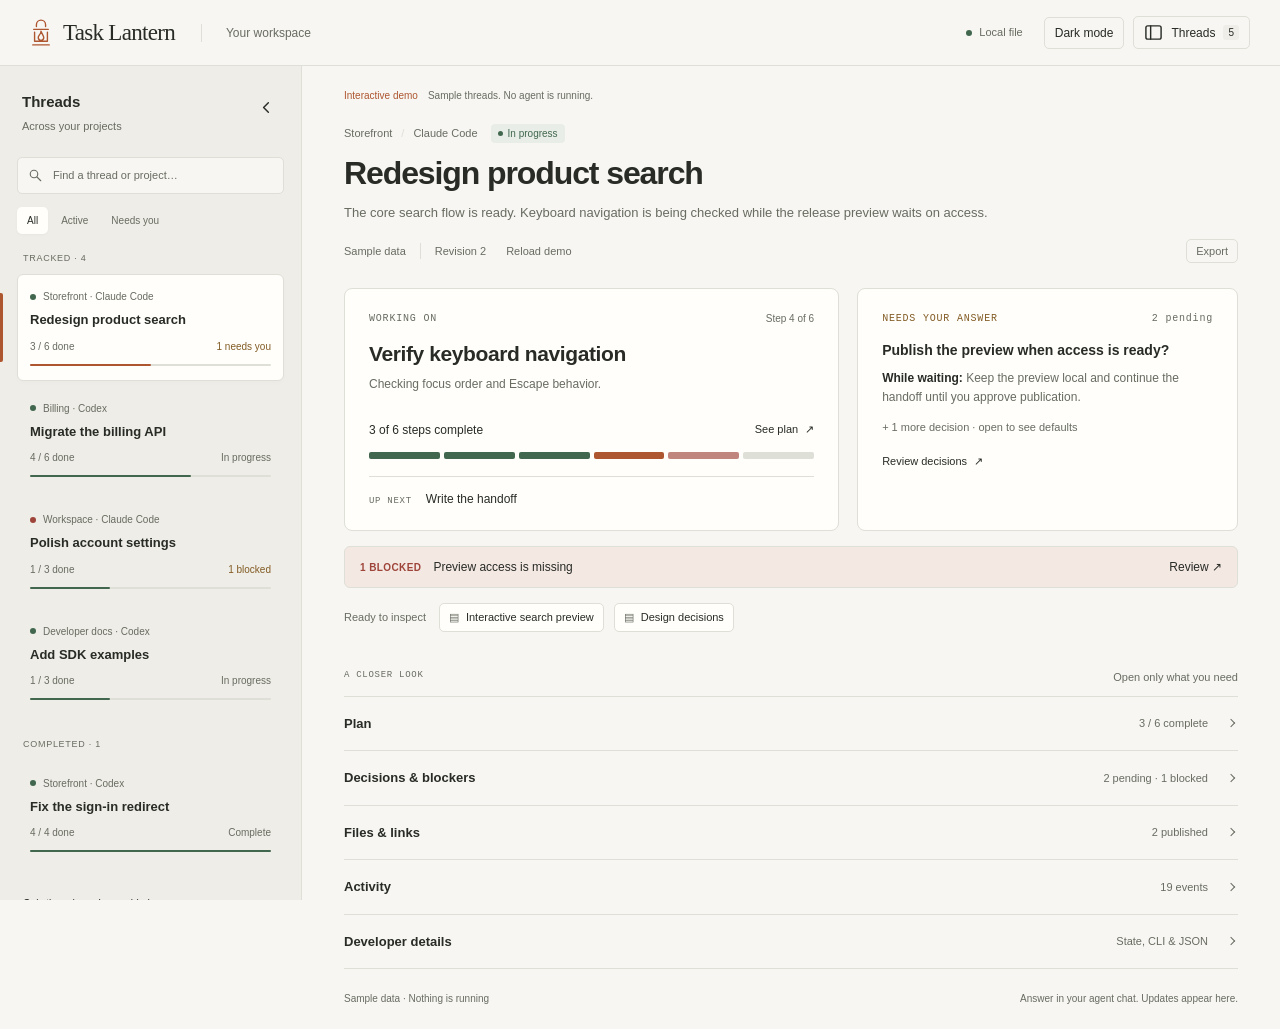
<file: examples/demo.html>
<!doctype html>
<html lang="en">
  <head>
    <meta charset="utf-8" />
    <meta name="viewport" content="width=device-width, initial-scale=1" />
    <meta
      http-equiv="Content-Security-Policy"
      content="default-src 'none'; script-src 'unsafe-inline'; style-src 'unsafe-inline'; base-uri 'none'; form-action 'none'"
    />
    <title>Task Lantern · Workspace</title>
    <style>
      :root {
  color-scheme: light;
  --bg: #f7f6f2;
  --surface: #fffefa;
  --sidebar: #eeede7;
  --text: #282b26;
  --muted: #686c61;
  --line: #dedfd6;
  --accent: #ae5630;
  --accent-bg: #f3e7de;
  --green: #41674e;
  --green-bg: #e8eee7;
  --amber: #825b24;
  --amber-bg: #f5eddd;
  --red: #9e4439;
  --red-bg: #f4e8e3;
  --code: #f0f0e9;
  --row: 15px;
  --radius: 8px;
}
* {
  box-sizing: border-box;
}
body {
  margin: 0;
  background: var(--bg);
  color: var(--text);
  font:
    14px/1.5 -apple-system,
    BlinkMacSystemFont,
    "Segoe UI",
    sans-serif;
  -webkit-font-smoothing: antialiased;
}
body.dark {
  color-scheme: dark;
  --bg: #1c1f1b;
  --surface: #242821;
  --sidebar: #191c17;
  --text: #eceee5;
  --muted: #aeb5a4;
  --line: #3a4033;
  --accent-bg: #3b3026;
  --green: #accbad;
  --green-bg: #2c3b2d;
  --amber: #e0c693;
  --amber-bg: #3b3527;
  --red: #edb3a3;
  --red-bg: #402e28;
  --code: #1a1e17;
}
body.airy {
  --row: 22px;
}
[hidden] {
  display: none !important;
}
h1,
h2,
h3,
p {
  margin: 0;
}
h1 {
  font-size: 32px;
  line-height: 1.18;
  font-weight: 620;
  letter-spacing: -1.1px;
  overflow-wrap: anywhere;
}
h2 {
  font-size: 15px;
  font-weight: 650;
}
h3 {
  font-size: 14px;
  font-weight: 600;
}
p {
  color: var(--muted);
}
button,
input,
select,
textarea {
  font: inherit;
  color: inherit;
}
button {
  cursor: pointer;
  border: 1px solid var(--line);
  border-radius: 5px;
  padding: 6px 10px;
  background: transparent;
  min-height: 32px;
}
button:hover {
  background: var(--sidebar);
}
button:focus-visible,
a:focus-visible,
input:focus-visible,
select:focus-visible,
textarea:focus-visible,
pre:focus-visible,
summary:focus-visible {
  outline: 2px solid var(--accent);
  outline-offset: 3px;
}
a {
  color: inherit;
  text-underline-offset: 3px;
}
svg {
  fill: none;
  stroke: currentColor;
  stroke-width: 1.5;
  stroke-linecap: round;
  stroke-linejoin: round;
  width: 19px;
  height: 19px;
  flex-shrink: 0;
}
button svg {
  vertical-align: middle;
}
pre,
code,
kbd,
.eyebrow,
.card-label,
.detail-heading,
.up-next > span {
  font-family: ui-monospace, SFMono-Regular, Consolas, monospace;
}
pre {
  margin: 0;
  background: var(--code);
  padding: 20px;
  font-size: 12px;
  line-height: 1.7;
  white-space: pre-wrap;
  overflow-wrap: anywhere;
}
code {
  overflow-wrap: anywhere;
}
input {
  min-width: 0;
}
input::placeholder {
  color: var(--muted);
  opacity: 1;
}
.app-header {
  height: 66px;
  border-bottom: 1px solid var(--line);
  display: flex;
  align-items: center;
  padding: 0 30px;
  gap: 26px;
  background: var(--bg);
  position: relative;
  z-index: 4;
}
.brand {
  display: flex;
  gap: 11px;
  align-items: center;
  text-decoration: none;
  white-space: nowrap;
  font:
    23px Georgia,
    serif;
  letter-spacing: -0.7px;
}
.brand svg {
  width: 22px;
  height: 28px;
  color: var(--accent);
}
.workspace-label {
  font-size: 12px;
  color: var(--muted);
  border-left: 1px solid var(--line);
  padding-left: 24px;
}
.header-actions {
  margin-left: auto;
  display: flex;
  align-items: center;
  gap: 9px;
}
.header-actions button {
  font-size: 12px;
  display: flex;
  align-items: center;
  gap: 8px;
}
.local-indicator {
  font-size: 11px;
  color: var(--muted);
  display: flex;
  align-items: center;
  gap: 7px;
  margin-right: 12px;
}
.local-indicator i {
  width: 6px;
  height: 6px;
  border-radius: 50%;
  background: var(--green);
}
#thread-count {
  font-size: 10px;
  background: var(--sidebar);
  border-radius: 3px;
  padding: 0 5px;
}
.workspace {
  display: grid;
  grid-template-columns: 302px minmax(0, 1fr);
  align-items: start;
  min-height: calc(100vh - 66px);
}
.workspace.sidebar-closed {
  grid-template-columns: minmax(0, 1fr);
}
.workspace.sidebar-closed .thread-sidebar {
  display: none;
}
main {
  min-width: 0;
}
.page {
  max-width: 1130px;
  margin: auto;
  padding: 32px 42px 22px;
}
.thread-heading {
  margin-bottom: 25px;
}
.heading-meta {
  display: flex;
  align-items: center;
  gap: 9px;
  font-size: 11px;
  color: var(--muted);
  margin-bottom: 12px;
}
.meta-divider {
  color: var(--line);
}
.phase {
  display: inline-flex;
  align-items: center;
  gap: 5px;
  font-size: 10px;
  padding: 2px 7px;
  border-radius: 4px;
  background: var(--green-bg);
  color: var(--green);
  margin-left: 4px;
}
.phase:before {
  content: "";
  width: 5px;
  height: 5px;
  border-radius: 50%;
  background: currentColor;
}
.phase.blocked {
  background: var(--red-bg);
  color: var(--red);
}
.phase.paused {
  background: var(--amber-bg);
  color: var(--amber);
}
.summary {
  margin-top: 10px;
  max-width: 870px;
  font-size: 13px;
  line-height: 1.6;
}
.run-meta {
  display: flex;
  align-items: center;
  gap: 14px;
  color: var(--muted);
  font-size: 11px;
  margin-top: 15px;
  flex-wrap: wrap;
}
.run-meta button {
  font-size: 11px;
  min-height: 24px;
  padding: 2px 6px;
  border: 0;
}
.run-meta #export {
  margin-left: auto;
  border: 1px solid var(--line);
  padding: 3px 9px;
}
.run-meta #revision {
  border-left: 1px solid var(--line);
  padding-left: 14px;
}
#freshness.stale {
  color: var(--amber);
}
.at-a-glance {
  display: grid;
  grid-template-columns: minmax(0, 1.3fr) minmax(0, 1fr);
  gap: 18px;
}
.current-card,
.attention-card {
  border: 1px solid var(--line);
  border-radius: var(--radius);
  background: var(--surface);
  padding: 22px 24px;
  min-width: 0;
}
.current-card {
  display: flex;
  flex-direction: column;
}
.card-label {
  display: flex;
  justify-content: space-between;
  gap: 12px;
  font-size: 10px;
  letter-spacing: 0.08em;
  color: var(--muted);
  margin-bottom: 14px;
}
.card-label #step-position {
  letter-spacing: 0;
  font-family: -apple-system, BlinkMacSystemFont, "Segoe UI", sans-serif;
}
.current-task {
  border: 0;
  border-radius: 0;
  padding: 0;
  font-size: 21px;
  line-height: 1.3;
  letter-spacing: -0.4px;
  text-align: left;
  font-weight: 600;
  min-height: 0;
  align-self: flex-start;
}
.current-task:hover {
  background: none;
  text-decoration: underline;
  text-underline-offset: 5px;
}
#current-detail {
  font-size: 12px;
  margin: 8px 0 23px;
  line-height: 1.6;
}
.progress-caption {
  display: flex;
  align-items: center;
  justify-content: space-between;
  font-size: 12px;
  margin-top: auto;
}
.progress-caption strong {
  font-weight: 500;
}
.text-button {
  background: none;
  border: 0;
  padding: 2px 0;
  min-height: 24px;
  font-size: 11px;
  font-weight: 500;
  display: inline-flex;
  align-items: center;
  gap: 7px;
}
.text-button:hover {
  background: none;
  text-decoration: underline;
  text-underline-offset: 4px;
}
.segments {
  display: flex;
  gap: 4px;
  margin: 10px 0 17px;
}
.segment {
  height: 7px;
  min-height: 7px;
  flex: 1;
  border: 0;
  border-radius: 2px;
  padding: 0;
  background: var(--line);
  position: relative;
}
.segment.done {
  background: var(--green);
}
.segment.doing {
  background: var(--accent);
}
.segment.blocked {
  background: var(--red);
  opacity: 0.65;
}
.segment.skipped {
  background: repeating-linear-gradient(
    45deg,
    var(--line),
    var(--line) 2px,
    var(--surface) 2px,
    var(--surface) 4px
  );
}
.up-next {
  border-top: 1px solid var(--line);
  padding-top: 13px;
  display: flex;
  gap: 14px;
  align-items: baseline;
}
.up-next > span {
  font-size: 9px;
  letter-spacing: 0.08em;
  color: var(--muted);
  flex-shrink: 0;
}
.up-next strong {
  font-size: 12px;
  font-weight: 500;
}
.attention-card #attention-label {
  color: var(--amber);
}
.attention-question {
  font-size: 14px;
  font-weight: 600;
  line-height: 1.45;
  margin-bottom: 9px;
}
.attention-default {
  font-size: 12px;
  line-height: 1.55;
  color: var(--muted);
}
.attention-default strong {
  font-weight: 550;
  color: var(--text);
}
#review-decisions {
  margin-top: 14px;
}
.attention-extra {
  font-size: 11px;
  color: var(--muted);
  margin-top: 12px;
}
.clear-state {
  font-size: 18px;
  letter-spacing: -0.3px;
  margin-bottom: 7px;
}
.blocker-preview {
  width: 100%;
  text-align: left;
  display: flex;
  align-items: center;
  gap: 12px;
  border: 1px solid var(--line);
  border-radius: 6px;
  margin-top: 15px;
  padding: 11px 15px;
  font-size: 12px;
  line-height: 1.5;
  background: var(--red-bg);
}
.blocker-preview > strong {
  color: var(--red);
  font-size: 10px;
  white-space: nowrap;
  text-transform: uppercase;
  letter-spacing: 0.04em;
}
.blocker-preview > span:last-child {
  margin-left: auto;
}
.deliverables-preview {
  display: flex;
  align-items: center;
  gap: 10px;
  flex-wrap: wrap;
  padding: 15px 0;
  font-size: 11px;
}
.deliverables-preview > span {
  color: var(--muted);
  margin-right: 3px;
}
.file-chip {
  font-size: 11px;
  background: var(--surface);
  padding: 4px 9px;
  min-height: 29px;
  max-width: 100%;
  overflow: hidden;
  text-overflow: ellipsis;
  white-space: nowrap;
}
.file-chip:before {
  content: "▤";
  color: var(--muted);
  margin-right: 7px;
}
.detail-heading {
  display: flex;
  justify-content: space-between;
  gap: 15px;
  color: var(--muted);
  font-size: 9px;
  letter-spacing: 0.08em;
  margin: 22px 0 10px;
}
.detail-heading span:last-child {
  font-family: -apple-system, BlinkMacSystemFont, "Segoe UI", sans-serif;
  letter-spacing: 0;
  font-size: 11px;
}
.detail-stack {
  border-top: 1px solid var(--line);
}
.detail-stack > details {
  border-bottom: 1px solid var(--line);
}
summary {
  cursor: pointer;
  list-style: none;
  display: flex;
  align-items: center;
  gap: 12px;
  padding: 17px 0;
  font-size: 13px;
  min-height: 52px;
}
summary::-webkit-details-marker {
  display: none;
}
.detail-name {
  font-weight: 550;
}
.detail-meta {
  margin-left: auto;
  color: var(--muted);
  font-size: 11px;
}
.chevron {
  width: 6px;
  height: 6px;
  border-right: 1.5px solid var(--muted);
  border-bottom: 1.5px solid var(--muted);
  transform: rotate(-45deg);
  margin: 0 4px 0 8px;
  flex-shrink: 0;
}
details[open] > summary .chevron {
  transform: rotate(45deg);
}
details[open] > summary {
  color: var(--accent);
}
.detail-body {
  background: var(--surface);
  border: 1px solid var(--line);
  border-radius: 6px;
  margin-bottom: 18px;
  overflow: hidden;
}
.detail-stack > details {
  scroll-margin-top: 18px;
}
.task-tools {
  display: flex;
  gap: 10px;
  padding: 14px 17px;
  border-bottom: 1px solid var(--line);
}
.search-box {
  position: relative;
  display: flex;
  flex: 1;
  min-width: 0;
}
.search-box input {
  width: 100%;
  border: 1px solid var(--line);
  background: transparent;
  border-radius: 4px;
  padding: 7px 29px 7px 10px;
  font-size: 12px;
}
.search-box kbd {
  position: absolute;
  right: 10px;
  top: 8px;
  color: var(--muted);
  font-size: 11px;
}
select {
  border: 1px solid var(--line);
  border-radius: 4px;
  background: var(--surface);
  padding: 4px 8px;
  font-size: 11px;
  max-width: 135px;
}
.row {
  padding: var(--row) 18px;
  border-bottom: 1px solid var(--line);
}
.row:last-child {
  border-bottom: 0;
}
.row p {
  font-size: 12px;
  line-height: 1.6;
  margin-top: 5px;
}
.task-row {
  display: grid;
  grid-template-columns: 20px minmax(0, 1fr) auto;
  gap: 12px;
}
.task-number {
  color: var(--muted);
  font-size: 11px;
  padding-top: 2px;
}
.task-row.doing {
  background: var(--accent-bg);
}
.task-row.done h3 {
  color: var(--muted);
}
.badge {
  font-size: 10px;
  padding: 2px 7px;
  border-radius: 3px;
  background: var(--sidebar);
  color: var(--muted);
  height: max-content;
  white-space: nowrap;
}
.badge.done,
.badge.resolved,
.badge.answered {
  color: var(--green);
  background: var(--green-bg);
}
.badge.doing,
.badge.pending {
  color: var(--amber);
  background: var(--amber-bg);
}
.badge.blocked,
.badge.open {
  color: var(--red);
  background: var(--red-bg);
}
.decision-kind {
  font-size: 10px;
  color: var(--muted);
  display: block;
  margin-bottom: 8px;
}
.required .decision-kind {
  color: var(--amber);
}
.row-top,
.decision-top,
.artifact-top {
  display: flex;
  justify-content: space-between;
  gap: 16px;
}
.decision-default {
  margin-top: 11px;
  background: var(--bg);
  border-radius: 4px;
  padding: 10px 12px;
  font-size: 12px;
  color: var(--muted);
}
.decision-default strong {
  display: block;
  color: var(--text);
  font-size: 10px;
  margin-bottom: 3px;
  font-weight: 600;
}
.decision-action,
.path-line {
  display: flex;
  align-items: center;
  justify-content: space-between;
  gap: 12px;
  margin-top: 10px;
  font-size: 11px;
  color: var(--muted);
}
.path-line code {
  flex: 1;
}
.section-foot {
  padding: 9px 18px;
  font-size: 10px;
  color: var(--muted);
  border-top: 1px solid var(--line);
}
.artifact-label {
  font:
    10px ui-monospace,
    monospace;
  color: var(--muted);
  text-transform: uppercase;
}
.activity-row {
  display: grid;
  grid-template-columns: 66px minmax(0, 1fr);
  gap: 14px;
  padding: 14px 18px;
  border-bottom: 1px solid var(--line);
}
.activity-time,
.event-meta {
  font-size: 10px;
  color: var(--muted);
}
.activity-row strong {
  font-size: 12px;
  font-weight: 500;
}
.activity-row p {
  font-size: 11px;
  margin-top: 3px;
}
.event-meta {
  margin-top: 3px;
}
.dev-stats {
  display: grid;
  grid-template-columns: repeat(4, 1fr);
  padding: 18px;
  gap: 15px;
  border-bottom: 1px solid var(--line);
}
.dev-stat {
  display: flex;
  flex-direction: column;
  gap: 6px;
  font-size: 11px;
  color: var(--muted);
}
.dev-stat strong {
  font:
    13px ui-monospace,
    monospace;
  color: var(--text);
}
.section-title {
  padding: 18px 18px 4px;
  font-size: 13px;
}
.command {
  padding: 14px 18px;
  border-bottom: 1px solid var(--line);
}
.command-head {
  display: flex;
  justify-content: space-between;
  align-items: center;
  font-size: 12px;
  margin-bottom: 7px;
}
.command code {
  font-size: 11px;
  display: block;
  color: var(--muted);
  line-height: 1.7;
}
.command-note {
  padding: 14px 18px;
  font-size: 11px;
  line-height: 1.6;
}
.nested-detail {
  border-top: 1px solid var(--line);
}
.nested-detail > summary {
  padding: 14px 18px;
  font-size: 12px;
}
.nested-detail > summary:before {
  content: "+";
  color: var(--muted);
  width: 12px;
}
.nested-detail[open] > summary:before {
  content: "−";
}
.code-head {
  display: flex;
  justify-content: space-between;
  align-items: center;
  gap: 12px;
  padding: 8px 18px;
  font-size: 11px;
  color: var(--muted);
}
.code-head button {
  font-size: 11px;
}
footer {
  display: flex;
  justify-content: space-between;
  gap: 15px;
  color: var(--muted);
  font-size: 10px;
  margin: 22px 0 0;
  line-height: 1.6;
  flex-wrap: wrap;
}
.thread-sidebar {
  position: sticky;
  top: 0;
  height: 100vh;
  height: calc(100dvh - 66px);
  background: var(--sidebar);
  border-right: 1px solid var(--line);
  padding: 25px 17px 18px;
  display: flex;
  flex-direction: column;
  overflow: auto;
  min-width: 0;
}
.sidebar-heading {
  display: flex;
  justify-content: space-between;
  align-items: flex-start;
  gap: 12px;
  padding: 0 5px;
}
.sidebar-heading h2 {
  font-size: 15px;
}
.sidebar-heading p {
  font-size: 11px;
  margin-top: 4px;
}
.sidebar-heading button {
  border: 0;
  min-width: 28px;
  padding: 3px;
}
.thread-search {
  display: flex;
  align-items: center;
  gap: 8px;
  border: 1px solid var(--line);
  border-radius: 5px;
  padding: 8px 10px;
  margin-top: 23px;
  background: var(--bg);
}
.thread-search svg {
  width: 15px;
  height: 15px;
  color: var(--muted);
}
.thread-search input {
  width: 100%;
  background: none;
  border: 0;
  outline: none;
  font-size: 11px;
}
.thread-search:focus-within {
  outline: 2px solid var(--accent);
  outline-offset: 2px;
}
.thread-filters {
  display: flex;
  gap: 3px;
  padding: 13px 0 18px;
}
.thread-filters button {
  font-size: 10px;
  border: 0;
  padding: 4px 10px;
  min-height: 27px;
  color: var(--muted);
}
.thread-filters button[aria-pressed="true"] {
  color: var(--text);
  background: var(--surface);
  box-shadow: 0 1px 3px #00000008;
}
.thread-group-label {
  font-size: 9px;
  letter-spacing: 0.08em;
  color: var(--muted);
  margin: 0 6px 9px;
  text-transform: uppercase;
}
.thread-group-label.completed {
  margin-top: 23px;
}
.thread-item {
  display: block;
  text-align: left;
  width: 100%;
  padding: 14px 12px;
  background: transparent;
  border: 1px solid transparent;
  border-radius: 6px;
  min-width: 0;
  margin-bottom: 5px;
  position: relative;
}
.thread-item:hover {
  background: var(--bg);
}
.thread-item[aria-current="true"] {
  background: var(--surface);
  border-color: var(--line);
  box-shadow: 0 2px 5px #27292304;
}
.thread-item[aria-current="true"]:before {
  content: "";
  position: absolute;
  left: -18px;
  top: 18px;
  bottom: 18px;
  width: 3px;
  background: var(--accent);
  border-radius: 0 2px 2px 0;
}
.thread-project {
  display: flex;
  align-items: center;
  gap: 7px;
  font-size: 10px;
  color: var(--muted);
  margin-bottom: 6px;
}
.status-dot {
  display: inline-block;
  width: 6px;
  height: 6px;
  border-radius: 50%;
  background: var(--green);
}
.status-dot.blocked {
  background: var(--red);
}
.status-dot.paused {
  background: var(--amber);
}
.thread-title {
  display: block;
  font-size: 13px;
  font-weight: 550;
  line-height: 1.5;
  overflow-wrap: anywhere;
}
.thread-bottom {
  display: flex;
  justify-content: space-between;
  gap: 8px;
  font-size: 10px;
  color: var(--muted);
  margin-top: 9px;
}
.thread-alert {
  color: var(--amber);
}
.thread-bar {
  height: 2px;
  background: var(--line);
  margin-top: 10px;
  display: block;
  border-radius: 2px;
}
.thread-bar span {
  display: block;
  height: 100%;
  background: var(--green);
  border-radius: 2px;
}
.thread-item[aria-current="true"] .thread-bar span {
  background: var(--accent);
}
.sidebar-footer {
  padding: 24px 6px 0;
  margin-top: auto;
  color: var(--muted);
  font-size: 10px;
}
.scope-indicator {
  color: var(--text);
  font-size: 10px;
}
.sidebar-footer p {
  font-size: 10px;
  line-height: 1.65;
  margin-top: 7px;
}
.sidebar-footer button {
  margin-top: 12px;
  font-size: 10px;
  padding: 3px 7px;
  min-height: 25px;
}
.demo-note {
  display: flex;
  gap: 10px;
  align-items: center;
  font-size: 10px;
  color: var(--muted);
  margin: -10px 0 21px;
}
.demo-note strong {
  font-weight: 500;
  color: var(--accent);
}
.workspace-warning {
  background: var(--amber-bg);
  padding: 10px 14px;
  font-size: 12px;
  margin-bottom: 20px;
}
.workspace-empty {
  max-width: 550px;
  margin: 70px auto;
  line-height: 1.6;
}
.workspace-empty h1 {
  margin: 15px 0;
}
.workspace-empty code {
  display: block;
  margin-top: 25px;
  background: var(--surface);
  padding: 18px;
  border: 1px solid var(--line);
  border-radius: 6px;
}
.eyebrow {
  color: var(--muted);
  font-size: 10px;
  letter-spacing: 0.08em;
}
.empty {
  color: var(--muted);
  font-size: 12px;
  padding: 20px;
}
#toast {
  position: fixed;
  bottom: 24px;
  left: 24px;
  background: var(--text);
  color: var(--bg);
  padding: 10px 16px;
  border-radius: 6px;
  z-index: 20;
  font-size: 12px;
}
dialog {
  color: var(--text);
  background: var(--surface);
  border: 1px solid var(--line);
  border-radius: 10px;
  padding: 26px;
  max-width: 520px;
  width: calc(100% - 32px);
}
dialog::backdrop {
  background: #20231da6;
}
.dialog-head {
  display: flex;
  justify-content: space-between;
  align-items: center;
  gap: 15px;
  margin-bottom: 15px;
}
.dialog-head h2 {
  font-size: 21px;
}
dialog p {
  font-size: 12px;
  margin-bottom: 20px;
}
.export-choice {
  display: flex;
  flex-direction: column;
  width: 100%;
  gap: 5px;
  text-align: left;
  padding: 15px;
  margin-top: 9px;
}
.export-choice strong {
  font-size: 13px;
  font-weight: 550;
}
.export-choice span {
  font-size: 11px;
  color: var(--muted);
}
textarea {
  width: 100%;
  min-height: 180px;
  background: var(--bg);
  border: 1px solid var(--line);
  padding: 12px;
  border-radius: 4px;
  font-size: 12px;
}
.skip {
  position: absolute;
  left: 20px;
  top: -60px;
  z-index: 50;
  background: var(--surface);
  padding: 10px 15px;
}
.skip:focus {
  top: 10px;
}
.sr-only {
  position: absolute !important;
  width: 1px !important;
  height: 1px !important;
  padding: 0 !important;
  margin: -1px !important;
  overflow: hidden !important;
  clip: rect(0, 0, 0, 0) !important;
  white-space: nowrap !important;
  border: 0 !important;
}
#sidebar-backdrop {
  display: none;
}
@media (min-width: 1600px) {
  .page {
    padding-top: 42px;
  }
  .current-card,
  .attention-card {
    padding: 26px;
  }
  .thread-heading {
    margin-bottom: 30px;
  }
}
@media (max-width: 1100px) {
  .page {
    padding: 27px 26px 22px;
  }
  .workspace {
    grid-template-columns: 270px minmax(0, 1fr);
  }
  .at-a-glance {
    grid-template-columns: 1fr;
  }
  .current-card {
    padding: 20px;
  }
  .attention-card {
    padding: 18px 20px;
  }
  .attention-card .card-label {
    margin-bottom: 9px;
  }
  .local-indicator {
    display: none;
  }
  .thread-heading {
    margin-bottom: 20px;
  }
  h1 {
    font-size: 29px;
  }
}
@media (max-width: 760px) {
  .app-header {
    height: 58px;
    padding: 0 18px;
    gap: 10px;
  }
  .brand {
    font-size: 20px;
    gap: 8px;
  }
  .brand svg {
    width: 18px;
    height: 24px;
  }
  .workspace-label {
    display: none;
  }
  .header-actions {
    gap: 5px;
  }
  .header-actions button {
    font-size: 10px;
    padding: 5px 7px;
    min-height: 31px;
  }
  .header-actions svg {
    width: 16px;
  }
  .workspace,
  .workspace.sidebar-closed {
    display: block;
    min-height: calc(100vh - 58px);
  }
  .thread-sidebar {
    position: fixed;
    left: 0;
    top: 58px;
    height: calc(100dvh - 58px);
    width: min(330px, 88vw);
    z-index: 12;
    border-right: 1px solid var(--line);
    box-shadow: 12px 0 35px #00000012;
  }
  .workspace:not(.sidebar-closed) #sidebar-backdrop {
    display: block;
    position: fixed;
    inset: 58px 0 0;
    border: 0;
    background: #20231d66;
    z-index: 10;
    width: 100%;
    height: calc(100vh - 58px);
    border-radius: 0;
  }
  .page {
    padding: 26px 20px 20px;
  }
  .at-a-glance {
    gap: 12px;
  }
  h1 {
    font-size: 27px;
  }
  .current-task {
    font-size: 20px;
  }
  .summary {
    font-size: 12px;
  }
  .detail-heading {
    margin-top: 19px;
  }
  .run-meta {
    gap: 10px;
  }
  .run-meta #revision {
    padding-left: 10px;
  }
  .detail-meta {
    font-size: 10px;
  }
  .task-row {
    grid-template-columns: 17px minmax(0, 1fr);
    gap: 8px;
  }
  .task-row .badge {
    grid-column: 2;
    justify-self: start;
  }
  .task-tools {
    padding: 12px;
    gap: 7px;
  }
  .dev-stats {
    grid-template-columns: 1fr 1fr;
  }
  .decision-top,
  .artifact-top {
    gap: 9px;
  }
  .row-top {
    flex-wrap: wrap;
  }
  .path-line {
    flex-wrap: wrap;
  }
  .blocker-preview {
    align-items: flex-start;
  }
  .blocker-preview > strong {
    padding-top: 2px;
  }
  .demo-note {
    align-items: flex-start;
    gap: 7px;
    font-size: 9px;
  }
  .detail-name {
    font-size: 12px;
  }
  .current-card,
  .attention-card {
    border-radius: 7px;
  }
  footer {
    font-size: 9px;
  }
  .heading-meta {
    flex-wrap: wrap;
  }
  dialog {
    padding: 20px;
  }
}
@media (prefers-reduced-motion: reduce) {
  * {
    scroll-behavior: auto !important;
    transition: none !important;
    animation: none !important;
  }
}

.at-a-glance.brief {
  grid-template-columns: 1fr;
}

    </style>
    <style id="thread-style"></style>
  </head>
  <body>
    <a class="skip" href="#main">Skip to dashboard</a>
    <noscript
      >Enable JavaScript to view this offline workspace. Task state remains in
      each project's .dashboard folder.</noscript
    >
    <header class="app-header">
      <a
        class="brand"
        href="#"
        id="home"
        aria-label="Task Lantern, back to summary"
        ><svg viewBox="0 0 24 28" aria-hidden="true">
          <path
            d="M7 7V5a5 5 0 0 1 10 0v2M4 10h16M5 13v10h14V13M3 27h18M12 12c0 4-3 4-3 7a3 3 0 0 0 6 0c0-2-2-4-3-7Z"
          /></svg
        ><span>Task Lantern</span></a
      >
      <span class="workspace-label" id="workspace-label">Your workspace</span>
      <div class="header-actions">
        <span class="local-indicator"><i></i> Local file</span
        ><button id="theme" aria-label="Switch color theme">Dark mode</button
        ><button
          id="toggle-threads"
          aria-controls="thread-sidebar"
          aria-expanded="true"
        >
          <svg viewBox="0 0 20 20" aria-hidden="true">
            <rect x="2" y="3" width="16" height="14" rx="2" />
            <path d="M7 3v14" /></svg
          >Threads <span id="thread-count"></span>
        </button>
      </div>
    </header>
    <div class="workspace" id="workspace">
      <aside
        id="thread-sidebar"
        class="thread-sidebar"
        aria-label="Tracked threads"
      >
        <div class="sidebar-heading">
          <div>
            <h2>Threads</h2>
            <p id="sidebar-caption">Across your projects</p>
          </div>
          <button id="close-threads" aria-label="Collapse threads">
            <svg viewBox="0 0 20 20" aria-hidden="true">
              <path d="m13 5-5 5 5 5" />
            </svg>
          </button>
        </div>
        <label class="thread-search"
          ><svg viewBox="0 0 20 20" aria-hidden="true">
            <circle cx="8" cy="8" r="5" />
            <path d="m12 12 5 5" /></svg
          ><span class="sr-only">Find a thread or project</span
          ><input
            id="thread-search"
            type="search"
            placeholder="Find a thread or project…"
            autocomplete="off"
        /></label>
        <div class="thread-filters" aria-label="Filter threads">
          <button data-thread-filter="all" aria-pressed="true">All</button
          ><button data-thread-filter="active" aria-pressed="false">
            Active</button
          ><button data-thread-filter="attention" aria-pressed="false">
            Needs you
          </button>
        </div>
        <nav id="thread-list" aria-label="Choose a tracked thread"></nav>
        <p id="no-threads" class="empty" hidden>No matching threads.</p>
        <div class="sidebar-footer">
          <span class="scope-indicator">Only threads you’ve enabled</span>
          <p>Snapshots from your agents. No server required.</p>
          <button id="density">Roomier rows</button>
        </div>
      </aside>
      <main id="main" tabindex="-1">
        <div class="page">
          <div id="demo-note" class="demo-note" hidden>
            <strong>Interactive demo</strong
            ><span>Sample threads. No agent is running.</span>
          </div>
          <div
            id="workspace-warning"
            class="workspace-warning"
            role="status"
            hidden
          ></div>
          <div id="workspace-empty" class="workspace-empty" hidden>
            <div class="eyebrow">YOUR WORK, IN VIEW</div>
            <h1>No tracked threads yet.</h1>
            <p>
              Ask your coding agent to use Task Lantern on a task. Its thread
              will appear here after the first publication.
            </p>
            <code>Use Task Lantern to track this task.</code>
          </div>
          <div id="thread-content">
            <section class="thread-heading">
              <div class="heading-meta">
                <span id="project-label"></span
                ><span class="meta-divider">/</span><span id="host-label"></span
                ><span id="phase" class="phase"></span>
              </div>
              <h1 id="title"></h1>
              <p id="summary" class="summary"></p>
              <div class="run-meta">
                <span id="freshness" role="status"></span
                ><span id="revision"></span
                ><button id="refresh" aria-pressed="false">Pause refresh</button
                ><button id="export">Export</button>
              </div>
            </section>
            <section class="at-a-glance" aria-label="Thread at a glance">
              <div class="current-card">
                <div class="card-label">
                  <span id="current-label">WORKING ON</span
                  ><span id="step-position"></span>
                </div>
                <button
                  id="current-task"
                  class="current-task"
                  data-detail="plan"
                ></button>
                <p id="current-detail"></p>
                <div class="progress-caption">
                  <strong id="completion"></strong
                  ><button data-detail="plan" class="text-button">
                    See plan <span aria-hidden="true">↗</span>
                  </button>
                </div>
                <div
                  id="segments"
                  class="segments"
                  aria-label="Task progress"
                ></div>
                <progress
                  id="progress"
                  class="sr-only"
                  aria-label="Tasks completed"
                ></progress>
                <div class="up-next">
                  <span>UP NEXT</span><strong id="next-task"></strong>
                </div>
              </div>
              <div class="attention-card">
                <div class="card-label">
                  <span id="attention-label">NEEDS YOU</span
                  ><span id="attention-count"></span>
                </div>
                <div id="attention-preview"></div>
                <button
                  data-detail="decisions"
                  id="review-decisions"
                  class="text-button"
                >
                  Review decisions <span aria-hidden="true">↗</span>
                </button>
              </div>
            </section>
            <button
              id="blocker-preview"
              class="blocker-preview"
              data-detail="decisions"
              hidden
            ></button>
            <div class="deliverables-preview" id="deliverables-preview"></div>
            <div class="detail-heading">
              <span>A CLOSER LOOK</span><span>Open only what you need</span>
            </div>
            <div id="detail-stack" class="detail-stack">
              <details id="plan-details" data-section="plan">
                <summary>
                  <span class="detail-name">Plan</span
                  ><span id="plan-meta" class="detail-meta"></span
                  ><span class="chevron"></span>
                </summary>
                <div class="detail-body" id="tasks">
                  <div class="task-tools">
                    <label class="search-box"
                      ><span class="sr-only">Search tasks</span
                      ><input
                        id="task-search"
                        type="search"
                        placeholder="Find a step…"
                        autocomplete="off"
                      /><kbd>/</kbd></label
                    ><label
                      ><span class="sr-only">Filter task status</span
                      ><select id="task-filter">
                        <option value="all">All statuses</option>
                        <option value="open">Unfinished</option>
                        <option value="doing">In progress</option>
                        <option value="blocked">Blocked</option>
                        <option value="done">Completed</option>
                        <option value="todo">Not started</option>
                        <option value="skipped">Skipped</option>
                      </select></label
                    >
                  </div>
                  <div id="task-list"></div>
                  <div id="task-empty" class="empty" hidden>
                    No matching steps.
                  </div>
                  <div
                    id="task-result"
                    class="section-foot"
                    aria-live="polite"
                  ></div>
                </div>
              </details>
              <details id="decisions-details" data-section="decisions">
                <summary>
                  <span class="detail-name">Decisions &amp; blockers</span
                  ><span id="decisions-meta" class="detail-meta"></span
                  ><span class="chevron"></span>
                </summary>
                <div class="detail-body">
                  <div id="question-list"></div>
                  <div id="blocker-list"></div>
                </div>
              </details>
              <details id="deliverables-details" data-section="deliverables">
                <summary>
                  <span class="detail-name">Files &amp; links</span
                  ><span id="deliverables-meta" class="detail-meta"></span
                  ><span class="chevron"></span>
                </summary>
                <div class="detail-body" id="deliverable-list"></div>
              </details>
              <details id="activity-details" data-section="activity">
                <summary>
                  <span class="detail-name">Activity</span
                  ><span id="activity-meta" class="detail-meta"></span
                  ><span class="chevron"></span>
                </summary>
                <div class="detail-body" id="activity-list"></div>
              </details>
              <details id="developer-details" data-section="developer">
                <summary>
                  <span class="detail-name">Developer details</span
                  ><span class="detail-meta">State, CLI &amp; JSON</span
                  ><span class="chevron"></span>
                </summary>
                <div class="detail-body" id="developer">
                  <div class="dev-stats" id="dev-stats"></div>
                  <h2 class="section-title">Work with this thread</h2>
                  <div id="commands"></div>
                  <p class="command-note">
                    Commands use POSIX quoting (Git Bash or WSL on Windows).
                    Copying a command never executes it. Re-read the current
                    revision before publishing.
                  </p>
                  <details class="nested-detail">
                    <summary>Patch example</summary>
                    <div class="code-head">
                      <span>Complete rows are merged by ID.</span
                      ><button id="copy-patch">Copy JSON</button>
                    </div>
                    <pre id="patch-example" tabindex="0"></pre>
                  </details>
                  <details class="nested-detail">
                    <summary>Published snapshot</summary>
                    <div class="code-head">
                      <span>Read-only source data.</span
                      ><button id="copy-snapshot">Copy JSON</button>
                    </div>
                    <pre id="snapshot-json" tabindex="0"></pre>
                  </details>
                </div>
              </details>
            </div>
            <footer>
              <span id="updated"></span
              ><span>Answer in your agent chat. Updates appear here.</span>
            </footer>
          </div>
        </div>
      </main>
      <button
        id="sidebar-backdrop"
        aria-label="Close thread sidebar"
        hidden
      ></button>
    </div>
    <div id="toast" role="status" aria-live="polite" hidden></div>
    <dialog id="export-dialog" aria-labelledby="export-title">
      <div class="dialog-head">
        <h2 id="export-title">Export this thread</h2>
        <button id="close-export">Close</button>
      </div>
      <p>Only this thread is exported. Review its details before sharing.</p>
      <button id="export-markdown" class="export-choice">
        <strong>Markdown handoff</strong
        ><span>Plan, decisions, blockers, and files.</span></button
      ><button id="export-json" class="export-choice">
        <strong>Published state · JSON</strong
        ><span>Snapshot and recorded activity.</span></button
      ><button id="copy-summary" class="export-choice">
        <strong>Copy a short update</strong
        ><span>A concise status for your own message.</span>
      </button>
    </dialog>
    <dialog id="copy-dialog" aria-labelledby="copy-title">
      <div class="dialog-head">
        <h2 id="copy-title">Copy this text</h2>
        <button id="close-copy">Close</button>
      </div>
      <p>Automatic clipboard access is unavailable. Select and copy below.</p>
      <textarea id="copy-text" readonly aria-label="Text to copy"></textarea>
    </dialog>
    <script id="state" type="application/json">
      {"workspace_version": 1, "threads": [{"version": 2, "run": "20260927-103703-22b79492", "revision": 2, "started_at": "2026-09-27T10:37:03+00:00", "updated_at": "2026-09-27T10:37:03+00:00", "history": [{"revision": 1, "at": "2026-09-27T10:37:03+00:00", "panel": "run", "label": "summary", "before": "Preparing the plan.", "after": "Preparing the implementation plan.", "kind": "updated"}, {"revision": 1, "at": "2026-09-27T10:37:03+00:00", "panel": "tasks", "label": "Map the current search flow", "before": "", "after": "todo", "kind": "added"}, {"revision": 1, "at": "2026-09-27T10:37:03+00:00", "panel": "tasks", "label": "Design the result states", "before": "", "after": "todo", "kind": "added"}, {"revision": 1, "at": "2026-09-27T10:37:03+00:00", "panel": "tasks", "label": "Build the search interface", "before": "", "after": "todo", "kind": "added"}, {"revision": 1, "at": "2026-09-27T10:37:03+00:00", "panel": "tasks", "label": "Verify keyboard navigation", "before": "", "after": "todo", "kind": "added"}, {"revision": 1, "at": "2026-09-27T10:37:03+00:00", "panel": "tasks", "label": "Prepare the release preview", "before": "", "after": "todo", "kind": "added"}, {"revision": 1, "at": "2026-09-27T10:37:03+00:00", "panel": "tasks", "label": "Write the handoff", "before": "", "after": "todo", "kind": "added"}, {"revision": 2, "at": "2026-09-27T10:37:03+00:00", "panel": "run", "label": "summary", "before": "Preparing the implementation plan.", "after": "The core search flow is ready. Keyboard navigation is being checked while the release preview waits on access.", "kind": "updated"}, {"revision": 2, "at": "2026-09-27T10:37:03+00:00", "panel": "tasks", "label": "Map the current search flow", "before": "todo", "after": "done", "kind": "status"}, {"revision": 2, "at": "2026-09-27T10:37:03+00:00", "panel": "tasks", "label": "Design the result states", "before": "todo", "after": "done", "kind": "status"}, {"revision": 2, "at": "2026-09-27T10:37:03+00:00", "panel": "tasks", "label": "Build the search interface", "before": "todo", "after": "done", "kind": "status"}, {"revision": 2, "at": "2026-09-27T10:37:03+00:00", "panel": "tasks", "label": "Verify keyboard navigation", "before": "todo", "after": "doing", "kind": "status"}, {"revision": 2, "at": "2026-09-27T10:37:03+00:00", "panel": "tasks", "label": "Prepare the release preview", "before": "todo", "after": "blocked", "kind": "status"}, {"revision": 2, "at": "2026-09-27T10:37:03+00:00", "panel": "tasks", "label": "Write the handoff", "before": "", "after": "Details changed", "kind": "updated"}, {"revision": 2, "at": "2026-09-27T10:37:03+00:00", "panel": "questions", "label": "Should result rows be more compact?", "before": "", "after": "pending", "kind": "added"}, {"revision": 2, "at": "2026-09-27T10:37:03+00:00", "panel": "questions", "label": "Publish the preview when access is ready?", "before": "", "after": "pending", "kind": "added"}, {"revision": 2, "at": "2026-09-27T10:37:03+00:00", "panel": "blockers", "label": "Preview access is missing", "before": "", "after": "open", "kind": "added"}, {"revision": 2, "at": "2026-09-27T10:37:03+00:00", "panel": "deliverables", "label": "Interactive search preview", "before": "", "after": "preview/search.html", "kind": "added"}, {"revision": 2, "at": "2026-09-27T10:37:03+00:00", "panel": "deliverables", "label": "Design decisions", "before": "", "after": "docs/search-decisions.md", "kind": "added"}], "host": "claude", "thread_id": null, "style": {"theme": "light", "density": "dense", "accent": "#ae5630"}, "snapshot": {"title": "Redesign product search", "summary": "The core search flow is ready. Keyboard navigation is being checked while the release preview waits on access.", "phase": "active", "tasks": [{"id": "audit", "title": "Map the current search flow", "status": "done", "detail": "Found three friction points across desktop and mobile."}, {"id": "design", "title": "Design the result states", "status": "done", "detail": "Empty, loading, and no-result states are covered."}, {"id": "build", "title": "Build the search interface", "status": "done", "detail": "The local preview is ready to inspect."}, {"id": "keyboard", "title": "Verify keyboard navigation", "status": "doing", "detail": "Checking focus order and Escape behavior."}, {"id": "release", "title": "Prepare the release preview", "status": "blocked", "detail": "Waiting for access to the preview environment."}, {"id": "handoff", "title": "Write the handoff", "status": "todo", "detail": "Include validation results and remaining decisions."}], "questions": [{"id": "density", "question": "Should result rows be more compact?", "status": "pending", "requires_answer": false, "default": "Keep the current airy spacing. Easy to change later.", "answer": ""}, {"id": "publish", "question": "Publish the preview when access is ready?", "status": "pending", "requires_answer": true, "default": "Keep the preview local and continue the handoff until you approve publication.", "answer": ""}], "blockers": [{"id": "access", "title": "Preview access is missing", "status": "open", "detail": "Release preparation is waiting. Local checks can continue."}], "deliverables": [{"id": "preview", "title": "Interactive search preview", "path": "preview/search.html", "detail": "Desktop and mobile states, ready for review."}, {"id": "notes", "title": "Design decisions", "path": "docs/search-decisions.md", "detail": "The rationale behind the new result layout."}]}, "demo": true, "project_name": "Storefront", "key": "33c951d28baa8cb7c2208deb", "project": "Storefront", "presentation": {"eyebrow": "WORKSPACE / CURRENT RUN", "order": ["tasks", "questions", "blockers", "deliverables"], "layout": "board"}, "custom_css": "", "commands": {"status": "python3 /path/to/dashboard.py --project /path/to/project status 20260927-103703-22b79492", "patch": "python3 /path/to/dashboard.py --project /path/to/project patch 20260927-103703-22b79492 --input patch.json --expected-revision 2", "render": "python3 /path/to/dashboard.py --project /path/to/project render 20260927-103703-22b79492"}}, {"version": 2, "run": "20260927-103703-cc37ad0e", "revision": 2, "started_at": "2026-09-27T10:37:03+00:00", "updated_at": "2026-09-27T10:37:03+00:00", "history": [{"revision": 1, "at": "2026-09-27T10:37:03+00:00", "panel": "run", "label": "summary", "before": "Preparing the plan.", "after": "Preparing the implementation plan.", "kind": "updated"}, {"revision": 1, "at": "2026-09-27T10:37:03+00:00", "panel": "tasks", "label": "Map existing endpoints", "before": "", "after": "todo", "kind": "added"}, {"revision": 1, "at": "2026-09-27T10:37:03+00:00", "panel": "tasks", "label": "Add typed request models", "before": "", "after": "todo", "kind": "added"}, {"revision": 1, "at": "2026-09-27T10:37:03+00:00", "panel": "tasks", "label": "Migrate subscription routes", "before": "", "after": "todo", "kind": "added"}, {"revision": 1, "at": "2026-09-27T10:37:03+00:00", "panel": "tasks", "label": "Update webhook handlers", "before": "", "after": "todo", "kind": "added"}, {"revision": 1, "at": "2026-09-27T10:37:03+00:00", "panel": "tasks", "label": "Check webhook retries", "before": "", "after": "todo", "kind": "added"}, {"revision": 1, "at": "2026-09-27T10:37:03+00:00", "panel": "tasks", "label": "Write the migration guide", "before": "", "after": "todo", "kind": "added"}, {"revision": 2, "at": "2026-09-27T10:37:03+00:00", "panel": "run", "label": "summary", "before": "Preparing the implementation plan.", "after": "The new endpoints are in place. Checking webhook retries before the final handoff.", "kind": "updated"}, {"revision": 2, "at": "2026-09-27T10:37:03+00:00", "panel": "tasks", "label": "Map existing endpoints", "before": "todo", "after": "done", "kind": "status"}, {"revision": 2, "at": "2026-09-27T10:37:03+00:00", "panel": "tasks", "label": "Add typed request models", "before": "todo", "after": "done", "kind": "status"}, {"revision": 2, "at": "2026-09-27T10:37:03+00:00", "panel": "tasks", "label": "Migrate subscription routes", "before": "todo", "after": "done", "kind": "status"}, {"revision": 2, "at": "2026-09-27T10:37:03+00:00", "panel": "tasks", "label": "Update webhook handlers", "before": "todo", "after": "done", "kind": "status"}, {"revision": 2, "at": "2026-09-27T10:37:03+00:00", "panel": "tasks", "label": "Check webhook retries", "before": "todo", "after": "doing", "kind": "status"}, {"revision": 2, "at": "2026-09-27T10:37:03+00:00", "panel": "tasks", "label": "Write the migration guide", "before": "", "after": "Details changed", "kind": "updated"}, {"revision": 2, "at": "2026-09-27T10:37:03+00:00", "panel": "deliverables", "label": "API migration", "before": "", "after": "src/billing/routes.ts", "kind": "added"}], "host": "codex", "thread_id": null, "style": {"theme": "light", "density": "dense", "accent": "#ae5630"}, "snapshot": {"summary": "The new endpoints are in place. Checking webhook retries before the final handoff.", "phase": "active", "tasks": [{"id": "0", "title": "Map existing endpoints", "status": "done", "detail": "Routes and consumers are documented."}, {"id": "1", "title": "Add typed request models", "status": "done", "detail": "Validated payloads cover every endpoint."}, {"id": "2", "title": "Migrate subscription routes", "status": "done", "detail": "Existing behavior is preserved."}, {"id": "3", "title": "Update webhook handlers", "status": "done", "detail": "Events use the new interface."}, {"id": "4", "title": "Check webhook retries", "status": "doing", "detail": "Verifying idempotency when the same event arrives twice."}, {"id": "5", "title": "Write the migration guide", "status": "todo", "detail": "Document changes for SDK consumers."}], "questions": [], "blockers": [], "deliverables": [{"id": "api", "title": "API migration", "path": "src/billing/routes.ts", "detail": "Updated subscription routes."}], "title": "Migrate the billing API"}, "demo": true, "project_name": "Billing", "key": "fae087aa66254fc53886cca8", "project": "Billing", "presentation": {"eyebrow": "WORKSPACE / CURRENT RUN", "order": ["tasks", "questions", "blockers", "deliverables"], "layout": "board"}, "custom_css": "", "commands": {"status": "python3 /path/to/dashboard.py --project /path/to/project status 20260927-103703-cc37ad0e", "patch": "python3 /path/to/dashboard.py --project /path/to/project patch 20260927-103703-cc37ad0e --input patch.json --expected-revision 2", "render": "python3 /path/to/dashboard.py --project /path/to/project render 20260927-103703-cc37ad0e"}}, {"version": 2, "run": "20260927-103703-15602e0a", "revision": 2, "started_at": "2026-09-27T10:37:03+00:00", "updated_at": "2026-09-27T10:37:03+00:00", "history": [{"revision": 1, "at": "2026-09-27T10:37:03+00:00", "panel": "run", "label": "summary", "before": "Preparing the plan.", "after": "Preparing the implementation plan.", "kind": "updated"}, {"revision": 1, "at": "2026-09-27T10:37:03+00:00", "panel": "tasks", "label": "Build profile settings", "before": "", "after": "todo", "kind": "added"}, {"revision": 1, "at": "2026-09-27T10:37:03+00:00", "panel": "tasks", "label": "Verify email changes", "before": "", "after": "todo", "kind": "added"}, {"revision": 1, "at": "2026-09-27T10:37:03+00:00", "panel": "tasks", "label": "Check all settings flows", "before": "", "after": "todo", "kind": "added"}, {"revision": 2, "at": "2026-09-27T10:37:03+00:00", "panel": "run", "label": "summary", "before": "Preparing the implementation plan.", "after": "Profile settings are ready. Email verification is waiting for test credentials.", "kind": "updated"}, {"revision": 2, "at": "2026-09-27T10:37:03+00:00", "panel": "run", "label": "phase", "before": "active", "after": "blocked", "kind": "updated"}, {"revision": 2, "at": "2026-09-27T10:37:03+00:00", "panel": "tasks", "label": "Build profile settings", "before": "todo", "after": "done", "kind": "status"}, {"revision": 2, "at": "2026-09-27T10:37:03+00:00", "panel": "tasks", "label": "Verify email changes", "before": "todo", "after": "blocked", "kind": "status"}, {"revision": 2, "at": "2026-09-27T10:37:03+00:00", "panel": "tasks", "label": "Check all settings flows", "before": "", "after": "Details changed", "kind": "updated"}, {"revision": 2, "at": "2026-09-27T10:37:03+00:00", "panel": "blockers", "label": "Email sandbox key needed", "before": "", "after": "open", "kind": "added"}], "host": "claude", "thread_id": null, "style": {"theme": "light", "density": "dense", "accent": "#ae5630"}, "snapshot": {"summary": "Profile settings are ready. Email verification is waiting for test credentials.", "phase": "blocked", "tasks": [{"id": "profile", "title": "Build profile settings", "status": "done", "detail": "Name and avatar changes are covered."}, {"id": "email", "title": "Verify email changes", "status": "blocked", "detail": "The email provider's sandbox key is missing."}, {"id": "tests", "title": "Check all settings flows", "status": "todo", "detail": "Run through save and error states."}], "questions": [], "blockers": [{"id": "key", "title": "Email sandbox key needed", "status": "open", "detail": "Add a sandbox credential in your agent session. Local UI checks can continue."}], "deliverables": [], "title": "Polish account settings"}, "demo": true, "project_name": "Workspace", "key": "fb93669590cac4e07e44b457", "project": "Workspace", "presentation": {"eyebrow": "WORKSPACE / CURRENT RUN", "order": ["tasks", "questions", "blockers", "deliverables"], "layout": "board"}, "custom_css": "", "commands": {"status": "python3 /path/to/dashboard.py --project /path/to/project status 20260927-103703-15602e0a", "patch": "python3 /path/to/dashboard.py --project /path/to/project patch 20260927-103703-15602e0a --input patch.json --expected-revision 2", "render": "python3 /path/to/dashboard.py --project /path/to/project render 20260927-103703-15602e0a"}}, {"version": 2, "run": "20260927-103703-252aeebd", "revision": 2, "started_at": "2026-09-27T10:37:03+00:00", "updated_at": "2026-09-27T10:37:03+00:00", "history": [{"revision": 1, "at": "2026-09-27T10:37:03+00:00", "panel": "run", "label": "summary", "before": "Preparing the plan.", "after": "Preparing the implementation plan.", "kind": "updated"}, {"revision": 1, "at": "2026-09-27T10:37:03+00:00", "panel": "tasks", "label": "Write the quickstart", "before": "", "after": "todo", "kind": "added"}, {"revision": 1, "at": "2026-09-27T10:37:03+00:00", "panel": "tasks", "label": "Add pagination examples", "before": "", "after": "todo", "kind": "added"}, {"revision": 1, "at": "2026-09-27T10:37:03+00:00", "panel": "tasks", "label": "Verify example snippets", "before": "", "after": "todo", "kind": "added"}, {"revision": 2, "at": "2026-09-27T10:37:03+00:00", "panel": "run", "label": "summary", "before": "Preparing the implementation plan.", "after": "The quickstart is ready. Adding examples for pagination and error handling.", "kind": "updated"}, {"revision": 2, "at": "2026-09-27T10:37:03+00:00", "panel": "tasks", "label": "Write the quickstart", "before": "todo", "after": "done", "kind": "status"}, {"revision": 2, "at": "2026-09-27T10:37:03+00:00", "panel": "tasks", "label": "Add pagination examples", "before": "todo", "after": "doing", "kind": "status"}, {"revision": 2, "at": "2026-09-27T10:37:03+00:00", "panel": "tasks", "label": "Verify example snippets", "before": "", "after": "Details changed", "kind": "updated"}], "host": "codex", "thread_id": null, "style": {"theme": "light", "density": "dense", "accent": "#ae5630"}, "snapshot": {"summary": "The quickstart is ready. Adding examples for pagination and error handling.", "phase": "active", "tasks": [{"id": "quickstart", "title": "Write the quickstart", "status": "done", "detail": "Setup and the first request are covered."}, {"id": "examples", "title": "Add pagination examples", "status": "doing", "detail": "Showing how to retrieve each page of results."}, {"id": "review", "title": "Verify example snippets", "status": "todo", "detail": "Execute each example before handing off."}], "questions": [], "blockers": [], "deliverables": [], "title": "Add SDK examples"}, "demo": true, "project_name": "Developer docs", "key": "c4d689ff2323f84d133636ec", "project": "Developer docs", "presentation": {"eyebrow": "WORKSPACE / CURRENT RUN", "order": ["tasks", "questions", "blockers", "deliverables"], "layout": "board"}, "custom_css": "", "commands": {"status": "python3 /path/to/dashboard.py --project /path/to/project status 20260927-103703-252aeebd", "patch": "python3 /path/to/dashboard.py --project /path/to/project patch 20260927-103703-252aeebd --input patch.json --expected-revision 2", "render": "python3 /path/to/dashboard.py --project /path/to/project render 20260927-103703-252aeebd"}}, {"version": 2, "run": "20260927-103703-72d555e2", "revision": 2, "started_at": "2026-09-27T10:37:03+00:00", "updated_at": "2026-09-27T10:37:03+00:00", "history": [{"revision": 1, "at": "2026-09-27T10:37:03+00:00", "panel": "run", "label": "summary", "before": "Preparing the plan.", "after": "Preparing the implementation plan.", "kind": "updated"}, {"revision": 1, "at": "2026-09-27T10:37:03+00:00", "panel": "tasks", "label": "Reproduce the redirect", "before": "", "after": "todo", "kind": "added"}, {"revision": 1, "at": "2026-09-27T10:37:03+00:00", "panel": "tasks", "label": "Preserve the return path", "before": "", "after": "todo", "kind": "added"}, {"revision": 1, "at": "2026-09-27T10:37:03+00:00", "panel": "tasks", "label": "Add a regression check", "before": "", "after": "todo", "kind": "added"}, {"revision": 1, "at": "2026-09-27T10:37:03+00:00", "panel": "tasks", "label": "Write the handoff", "before": "", "after": "todo", "kind": "added"}, {"revision": 2, "at": "2026-09-27T10:37:03+00:00", "panel": "run", "label": "summary", "before": "Preparing the implementation plan.", "after": "The redirect keeps the intended destination. The regression check and handoff are complete.", "kind": "updated"}, {"revision": 2, "at": "2026-09-27T10:37:03+00:00", "panel": "run", "label": "phase", "before": "active", "after": "complete", "kind": "updated"}, {"revision": 2, "at": "2026-09-27T10:37:03+00:00", "panel": "tasks", "label": "Reproduce the redirect", "before": "todo", "after": "done", "kind": "status"}, {"revision": 2, "at": "2026-09-27T10:37:03+00:00", "panel": "tasks", "label": "Preserve the return path", "before": "todo", "after": "done", "kind": "status"}, {"revision": 2, "at": "2026-09-27T10:37:03+00:00", "panel": "tasks", "label": "Add a regression check", "before": "todo", "after": "done", "kind": "status"}, {"revision": 2, "at": "2026-09-27T10:37:03+00:00", "panel": "tasks", "label": "Write the handoff", "before": "todo", "after": "done", "kind": "status"}, {"revision": 2, "at": "2026-09-27T10:37:03+00:00", "panel": "deliverables", "label": "Redirect fix", "before": "", "after": "src/auth/redirect.ts", "kind": "added"}], "host": "codex", "thread_id": null, "style": {"theme": "light", "density": "dense", "accent": "#ae5630"}, "snapshot": {"summary": "The redirect keeps the intended destination. The regression check and handoff are complete.", "phase": "complete", "tasks": [{"id": "0", "title": "Reproduce the redirect", "status": "done", "detail": "Verified in this fictional example."}, {"id": "1", "title": "Preserve the return path", "status": "done", "detail": "Verified in this fictional example."}, {"id": "2", "title": "Add a regression check", "status": "done", "detail": "Verified in this fictional example."}, {"id": "3", "title": "Write the handoff", "status": "done", "detail": "Verified in this fictional example."}], "questions": [], "blockers": [], "deliverables": [{"id": "fix", "title": "Redirect fix", "path": "src/auth/redirect.ts", "detail": "Preserves the requested destination."}], "title": "Fix the sign-in redirect"}, "demo": true, "project_name": "Storefront", "key": "21436b9c9292420d06f82b72", "project": "Storefront", "presentation": {"eyebrow": "WORKSPACE / CURRENT RUN", "order": ["tasks", "questions", "blockers", "deliverables"], "layout": "board"}, "custom_css": "", "commands": {"status": "python3 /path/to/dashboard.py --project /path/to/project status 20260927-103703-72d555e2", "patch": "python3 /path/to/dashboard.py --project /path/to/project patch 20260927-103703-72d555e2 --input patch.json --expected-revision 2", "render": "python3 /path/to/dashboard.py --project /path/to/project render 20260927-103703-72d555e2"}}], "selected": "33c951d28baa8cb7c2208deb", "scope": "all", "demo": true, "unreadable": []}
    </script>
    <script>
      "use strict";
const workspace = JSON.parse(document.getElementById("state").textContent);
const threads = workspace.threads || [];
const isDemo = workspace.demo === true;
const $ = (id) => document.getElementById(id);
const el = (tag, text, cls) => {
  const e = document.createElement(tag);
  if (text !== undefined) e.textContent = text;
  if (cls) e.className = cls;
  return e;
};
const labels = {
  todo: "Not started",
  doing: "In progress",
  done: "Done",
  blocked: "Blocked",
  skipped: "Skipped",
  pending: "Pending",
  answered: "Answered",
  defaulted: "Default used",
  open: "Open",
  resolved: "Resolved",
  active: "In progress",
  paused: "Paused",
  complete: "Complete",
};
function storage(name) {
  try {
    return window[name];
  } catch {
    return null;
  }
}
const sessionStore = storage("sessionStorage"),
  localStore = storage("localStorage");
function readStore(store, key, fallback) {
  try {
    return JSON.parse(store.getItem(key)) ?? fallback;
  } catch {
    return fallback;
  }
}
function writeStore(store, key, value) {
  try {
    store.setItem(key, JSON.stringify(value));
  } catch {}
}
const workspaceKey = "lantern-workspace:" + location.pathname;
const workspaceUI = readStore(sessionStore, workspaceKey, {});
const sections = ["plan", "decisions", "deliverables", "activity", "developer"];
let state,
  data,
  history,
  ui,
  taskRows = [],
  patchExample = "",
  snapshotJSON = "";
let theme = readStore(
  localStore,
  "lantern-theme",
  threads[0]?.style?.theme || "light",
);
let density = readStore(
  localStore,
  "lantern-density",
  threads[0]?.style?.density || "dense",
);
if (!["light", "dark"].includes(theme)) theme = "light";
if (!["dense", "airy"].includes(density)) density = "dense";
const mobile = matchMedia("(max-width:760px)");
let sidebarOpen =
  typeof workspaceUI.sidebar === "boolean"
    ? workspaceUI.sidebar
    : !mobile.matches;
function saveWorkspace() {
  writeStore(sessionStore, workspaceKey, workspaceUI);
}
function save() {
  if (state) writeStore(sessionStore, "lantern-thread:" + state.key, ui);
}
function appearance() {
  document.body.classList.toggle("dark", theme === "dark");
  document.body.classList.toggle("airy", density === "airy");
  $("theme").textContent = theme === "dark" ? "Light mode" : "Dark mode";
  $("density").textContent =
    density === "dense" ? "Roomier rows" : "Compact rows";
}
$("theme").addEventListener("click", () => {
  theme = theme === "dark" ? "light" : "dark";
  writeStore(localStore, "lantern-theme", theme);
  appearance();
});
$("density").addEventListener("click", () => {
  density = density === "dense" ? "airy" : "dense";
  writeStore(localStore, "lantern-density", density);
  appearance();
});
appearance();
function toggleSidebar(open, returnFocus = false) {
  sidebarOpen = open;
  workspaceUI.sidebar = open;
  saveWorkspace();
  $("workspace").classList.toggle("sidebar-closed", !open);
  $("toggle-threads").setAttribute("aria-expanded", String(open));
  $("sidebar-backdrop").hidden = !open || !mobile.matches;
  $("thread-sidebar").inert = !open;
  if (open && mobile.matches) {
    $("thread-sidebar").setAttribute("role", "dialog");
    $("thread-sidebar").setAttribute("aria-modal", "true");
  } else {
    $("thread-sidebar").removeAttribute("role");
    $("thread-sidebar").removeAttribute("aria-modal");
  }
  // On narrow screens the drawer is modal: keep background controls out of the tab order.
  $("main").inert = open && mobile.matches;
  if (returnFocus) $("toggle-threads").focus();
}
$("toggle-threads").addEventListener("click", () => {
  toggleSidebar(!sidebarOpen);
  if (sidebarOpen && mobile.matches) $("thread-search").focus();
});
$("close-threads").addEventListener("click", () => toggleSidebar(false, true));
$("sidebar-backdrop").addEventListener("click", () =>
  toggleSidebar(false, true),
);
mobile.addEventListener("change", () => toggleSidebar(!mobile.matches));
toggleSidebar(sidebarOpen);
$("demo-note").hidden = !isDemo;
$("thread-count").textContent = threads.length;
$("workspace-label").textContent =
  workspace.scope === "thread" ? "Thread dashboard" : "Your workspace";
$("sidebar-caption").textContent =
  workspace.scope === "all"
    ? "Across your projects"
    : workspace.scope === "project"
      ? "In this project"
      : "This portable dashboard";
if (workspace.unreadable?.length) {
  $("workspace-warning").hidden = false;
  $("workspace-warning").textContent =
    workspace.unreadable.length +
    " tracked thread(s) could not be read. Their files may have moved or become unreadable. Run the workspace command after fixing them.";
}
const hostLabel = (value) =>
  ({ codex: "Codex", claude: "Claude Code", agent: "Coding agent" })[value] ||
  "Coding agent";
const counts = (t) => ({
  done: t.snapshot.tasks.filter((x) => x.status === "done").length,
  total: t.snapshot.tasks.length,
  required: t.snapshot.questions.filter(
    (x) => x.status === "pending" && x.requires_answer,
  ).length,
  questions: t.snapshot.questions.filter((x) => x.status === "pending").length,
  blocked: t.snapshot.blockers.filter((x) => x.status === "open").length,
});
function badge(status) {
  return el("span", labels[status] || status, "badge " + status);
}
function safeWebLink(value) {
  try {
    const url = new URL(value);
    return ["https:", "http:"].includes(url.protocol) &&
      !url.username &&
      !url.password
      ? url.href
      : null;
  } catch {
    return null;
  }
}
let toastTimer;
function toast(text) {
  $("toast").textContent = text;
  $("toast").hidden = false;
  clearTimeout(toastTimer);
  toastTimer = setTimeout(() => ($("toast").hidden = true), 2400);
}
async function copy(text) {
  try {
    await navigator.clipboard.writeText(text);
    toast("Copied to clipboard");
  } catch {
    $("copy-text").value = text;
    $("copy-dialog").showModal();
    $("copy-text").focus();
    $("copy-text").select();
  }
}
function copyButton(label, text) {
  const button = el("button", label, "text-button");
  button.addEventListener("click", () => copy(text));
  return button;
}
$("close-copy").addEventListener("click", () => $("copy-dialog").close());
function route(section) {
  const params = new URLSearchParams({ thread: state.key });
  if (section) params.set("detail", section);
  try {
    window.history.replaceState(null, "", "#" + params.toString());
  } catch {}
}
function openDetail(section, taskId) {
  if (!sections.includes(section) || !state) return;
  if (taskId) {
    $("task-search").value = "";
    $("task-filter").value = "all";
    filterTasks();
  }
  const details = $(section + "-details");
  details.open = true;
  ui.open = { ...ui.open, [section]: true };
  save();
  route(section);
  const target = taskId
    ? document.querySelector('[data-task-id="' + CSS.escape(taskId) + '"]')
    : details;
  (target || details).scrollIntoView({
    behavior: matchMedia("(prefers-reduced-motion:reduce)").matches
      ? "instant"
      : "smooth",
    block: "start",
  });
  if (taskId && target) {
    target.tabIndex = -1;
    target.focus({ preventScroll: true });
  } else {
    details.querySelector("summary").focus({ preventScroll: true });
  }
}
for (const button of document.querySelectorAll("[data-detail]"))
  button.addEventListener("click", () => openDetail(button.dataset.detail));
for (const section of sections) {
  $(section + "-details").addEventListener("toggle", () => {
    if (!ui) return;
    ui.open = { ...ui.open, [section]: $(section + "-details").open };
    save();
    if (
      !ui.open[section] &&
      new URLSearchParams(location.hash.slice(1)).get("detail") === section
    )
      route();
  });
}
$("home").addEventListener("click", (e) => {
  e.preventDefault();
  window.scrollTo({ top: 0, behavior: "smooth" });
  if (state) route();
});
let threadFilter = ["all", "active", "attention"].includes(workspaceUI.filter)
  ? workspaceUI.filter
  : "all";
$("thread-search").value = workspaceUI.query || "";
function drawThreads() {
  const q = $("thread-search").value.toLowerCase().trim();
  $("thread-list").replaceChildren();
  let shown = 0;
  for (const completed of [false, true]) {
    const matches = threads
      .filter((t) => (t.snapshot.phase === "complete") === completed)
      .filter((t) => {
        const c = counts(t);
        return (
          (t.snapshot.title + " " + t.project + " " + hostLabel(t.host))
            .toLowerCase()
            .includes(q) &&
          (threadFilter === "all" ||
            (threadFilter === "active"
              ? ["active", "blocked"].includes(t.snapshot.phase)
              : c.required + c.blocked > 0))
        );
      });
    if (!matches.length) continue;
    $("thread-list").append(
      el(
        "div",
        (completed ? "Completed" : "Tracked") + " · " + matches.length,
        "thread-group-label" + (completed ? " completed" : ""),
      ),
    );
    for (const t of matches) {
      const c = counts(t),
        button = el("button", undefined, "thread-item");
      button.dataset.thread = t.key;
      button.setAttribute("aria-current", String(t.key === state?.key));
      const project = el("span", undefined, "thread-project");
      const dot = el("i", undefined, "status-dot " + t.snapshot.phase);
      dot.setAttribute("aria-hidden", "true");
      project.append(
        dot,
        document.createTextNode(t.project + " · " + hostLabel(t.host)),
      );
      const bottom = el("span", undefined, "thread-bottom");
      bottom.append(
        el("span", c.done + " / " + c.total + " done"),
        el(
          "span",
          c.required
            ? c.required + " needs you"
            : c.blocked
              ? c.blocked + " blocked"
              : labels[t.snapshot.phase],
          c.required || c.blocked ? "thread-alert" : "",
        ),
      );
      const bar = el("span", undefined, "thread-bar"),
        fill = el("span");
      fill.style.width = (c.total ? (c.done / c.total) * 100 : 0) + "%";
      bar.append(fill);
      button.append(
        project,
        el("span", t.snapshot.title, "thread-title"),
        bottom,
        bar,
      );
      button.addEventListener("click", () => {
        selectThread(t.key);
        if (mobile.matches) toggleSidebar(false);
        $("title").tabIndex = -1;
        $("title").focus({ preventScroll: true });
      });
      $("thread-list").append(button);
      shown++;
    }
  }
  $("no-threads").hidden = shown > 0;
  for (const b of document.querySelectorAll("[data-thread-filter]"))
    b.setAttribute(
      "aria-pressed",
      String(b.dataset.threadFilter === threadFilter),
    );
  workspaceUI.filter = threadFilter;
  workspaceUI.query = $("thread-search").value;
  saveWorkspace();
}
$("thread-search").addEventListener("input", drawThreads);
for (const b of document.querySelectorAll("[data-thread-filter]"))
  b.addEventListener("click", () => {
    threadFilter = b.dataset.threadFilter;
    drawThreads();
  });
function empty(id, text) {
  $(id).append(el("div", text, "empty"));
}
function selectThread(key, initial = false) {
  const chosen = threads.find((t) => t.key === key);
  if (!chosen) return;
  state = chosen;
  data = state.snapshot;
  history = state.history || [];
  ui = readStore(sessionStore, "lantern-thread:" + state.key, {});
  workspaceUI.selected = key;
  saveWorkspace();
  $("thread-content").hidden = false;
  $("workspace-empty").hidden = true;
  document.title = data.title + " · Task Lantern";
  document.documentElement.style.setProperty("--accent", state.style.accent);
  $("thread-style").textContent = state.custom_css || "";
  $("title").title = state.presentation?.eyebrow || "";
  document
    .querySelector(".at-a-glance")
    .classList.toggle("brief", state.presentation?.layout === "brief");
  const order = [
    ...new Set(
      (
        state.presentation?.order || [
          "tasks",
          "questions",
          "blockers",
          "deliverables",
        ]
      ).map(
        (p) =>
          ({
            tasks: "plan",
            questions: "decisions",
            blockers: "decisions",
            deliverables: "deliverables",
          })[p],
      ),
    ),
  ];
  for (const section of [...order, "activity", "developer"])
    $("detail-stack").append($(section + "-details"));
  $("project-label").textContent = state.project;
  $("host-label").textContent = hostLabel(state.host);
  $("title").textContent = data.title;
  $("summary").textContent = data.summary;
  $("phase").textContent = labels[data.phase];
  $("phase").className = "phase " + data.phase;
  $("revision").textContent = "Revision " + state.revision;
  $("updated").textContent = isDemo
    ? "Sample data · Nothing is running"
    : "Published " + new Date(state.updated_at).toLocaleString();
  const c = counts(state),
    doing = data.tasks.filter((t) => t.status === "doing"),
    unfinished = data.tasks.filter(
      (t) => !["done", "skipped"].includes(t.status),
    );
  const current =
    doing[0] || unfinished.find((t) => t.status === "blocked") || unfinished[0];
  $("current-label").textContent =
    data.phase === "complete"
      ? "FINISHED"
      : data.phase === "paused"
        ? "PAUSED"
        : doing.length
          ? "WORKING ON"
          : current?.status === "blocked"
            ? "WAITING ON"
            : "NEXT STEP";
  $("current-task").textContent =
    current?.title ||
    (data.phase === "complete"
      ? "Ready for handoff."
      : "The plan is taking shape.");
  $("current-detail").textContent =
    current?.detail ||
    (data.phase === "complete"
      ? "The agent marked this thread complete. Files and decisions are below."
      : "The next publication will bring the first steps into view.");
  $("step-position").textContent = current
    ? "Step " + (data.tasks.indexOf(current) + 1) + " of " + c.total
    : "";
  $("completion").textContent =
    c.done +
    " of " +
    c.total +
    " steps complete" +
    (data.tasks.some((t) => t.status === "skipped")
      ? " · " +
        data.tasks.filter((t) => t.status === "skipped").length +
        " skipped"
      : "");
  $("progress").max = Math.max(c.total, 1);
  $("progress").value = c.done;
  $("segments").replaceChildren();
  for (const task of data.tasks) {
    const b = el("button", undefined, "segment " + task.status);
    b.title = task.title + " · " + labels[task.status];
    b.setAttribute("aria-label", b.title);
    b.addEventListener("click", () => openDetail("plan", task.id));
    $("segments").append(b);
  }
  $("next-task").textContent =
    data.phase === "complete"
      ? "Review the deliverables"
      : data.tasks.find((t) => t.status === "todo" && t !== current)?.title ||
        (doing.length > 1
          ? doing.length - 1 + " other step(s) in progress"
          : "No later step recorded");
  const pending = data.questions
    .filter((q) => q.status === "pending")
    .sort((a, b) => Number(b.requires_answer) - Number(a.requires_answer));
  $("attention-preview").replaceChildren();
  $("attention-count").textContent = pending.length
    ? pending.length + " pending"
    : "";
  $("attention-label").textContent = c.required
    ? "NEEDS YOUR ANSWER"
    : pending.length
      ? "OPTIONAL PREFERENCE"
      : "NO DECISIONS WAITING";
  if (pending.length) {
    const q = pending[0];
    $("attention-preview").append(el("div", q.question, "attention-question"));
    const d = el("div", undefined, "attention-default");
    d.append(
      el(
        "strong",
        q.requires_answer ? "While waiting: " : "If you don’t answer: ",
      ),
      document.createTextNode(q.default),
    );
    $("attention-preview").append(d);
    if (pending.length > 1)
      $("attention-preview").append(
        el(
          "p",
          "+ " +
            (pending.length - 1) +
            " more decision" +
            (pending.length > 2 ? "s" : "") +
            " · open to see defaults",
          "attention-extra",
        ),
      );
  } else {
    $("attention-preview").append(
      el(
        "div",
        data.phase === "complete"
          ? "All wrapped up."
          : "You’re not holding it up.",
        "clear-state",
      ),
      el(
        "p",
        data.phase === "complete"
          ? "No unresolved questions or blockers were published."
          : "No decisions are waiting for your answer. Check the plan for the latest reported work.",
        "attention-default",
      ),
    );
  }
  $("review-decisions").hidden = !pending.length;
  const blockers = data.blockers.filter((b) => b.status === "open");
  $("blocker-preview").hidden = !blockers.length;
  $("blocker-preview").replaceChildren();
  if (blockers.length)
    $("blocker-preview").append(
      el("strong", blockers.length + " blocked"),
      el("span", blockers[0].title),
      el("span", "Review ↗"),
    );
  $("deliverables-preview").replaceChildren();
  $("deliverables-preview").append(
    el(
      "span",
      data.deliverables.length ? "Ready to inspect" : "No files published yet",
    ),
  );
  for (const a of data.deliverables.slice(0, 2)) {
    const b = el("button", a.title, "file-chip");
    b.addEventListener("click", () => openDetail("deliverables"));
    $("deliverables-preview").append(b);
  }
  if (data.deliverables.length > 2) {
    const b = el(
      "button",
      "+" + (data.deliverables.length - 2) + " more",
      "text-button",
    );
    b.addEventListener("click", () => openDetail("deliverables"));
    $("deliverables-preview").append(b);
  }
  $("plan-meta").textContent = c.done + " / " + c.total + " complete";
  $("decisions-meta").textContent =
    c.questions + " pending · " + c.blocked + " blocked";
  $("deliverables-meta").textContent = data.deliverables.length + " published";
  $("activity-meta").textContent = history.length + " events";
  drawPlan();
  drawDecisions();
  drawDeliverables();
  drawActivity();
  drawDeveloper();
  for (const section of sections)
    $(section + "-details").open = ui.open?.[section] === true;
  for (const detail of document.querySelectorAll(".nested-detail"))
    detail.open = false;
  drawThreads();
  freshness();
  refreshLabel();
  if (!initial) {
    window.scrollTo({ top: 0, behavior: "instant" });
    ui.scroll = 0;
    route();
    save();
  } else if (ui.scroll)
    requestAnimationFrame(() => window.scrollTo(0, ui.scroll));
}
function drawPlan() {
  $("task-list").replaceChildren();
  taskRows = [];
  for (const [i, t] of data.tasks.entries()) {
    const row = el("article", undefined, "row task-row " + t.status),
      content = el("div");
    row.dataset.taskId = t.id;
    row.dataset.status = t.status;
    content.append(el("h3", t.title, "task-title"));
    if (t.detail) content.append(el("p", t.detail));
    row.append(
      el(
        "span",
        t.status === "done" ? "✓" : String(i + 1).padStart(2, "0"),
        "task-number",
      ),
      content,
      badge(t.status),
    );
    $("task-list").append(row);
    taskRows.push({ row, task: t });
  }
  if (!data.tasks.length)
    empty("task-list", "Steps appear when the agent publishes a plan.");
  $("task-search").value = typeof ui.query === "string" ? ui.query : "";
  $("task-filter").value = [
    "all",
    "open",
    "doing",
    "blocked",
    "done",
    "todo",
    "skipped",
  ].includes(ui.filter)
    ? ui.filter
    : "all";
  filterTasks();
}
function filterTasks() {
  if (!state) return;
  const q = $("task-search").value.toLowerCase().trim(),
    f = $("task-filter").value;
  let visible = 0;
  for (const { row, task: t } of taskRows) {
    row.hidden = !(
      (f === "all" ||
        (f === "open"
          ? !["done", "skipped"].includes(t.status)
          : t.status === f)) &&
      (t.title + " " + t.detail + " " + t.id).toLowerCase().includes(q)
    );
    if (!row.hidden) visible++;
  }
  $("task-empty").hidden = visible > 0 || !data.tasks.length;
  $("task-result").textContent =
    visible + " of " + data.tasks.length + " steps";
  ui.query = $("task-search").value;
  ui.filter = f;
  save();
}
$("task-search").addEventListener("input", filterTasks);
$("task-filter").addEventListener("change", filterTasks);
function drawDecisions() {
  $("question-list").replaceChildren();
  $("blocker-list").replaceChildren();
  const questions = [...data.questions].sort(
    (a, b) =>
      (a.status === "pending" ? 0 : 2) +
      (a.requires_answer ? 0 : 1) -
      ((b.status === "pending" ? 0 : 2) + (b.requires_answer ? 0 : 1)),
  );
  for (const q of questions) {
    const row = el(
      "article",
      undefined,
      "row decision-row" + (q.requires_answer ? " required" : ""),
    );
    row.append(
      el(
        "span",
        q.requires_answer ? "ANSWER REQUIRED" : "OPTIONAL PREFERENCE",
        "decision-kind",
      ),
    );
    const top = el("div", undefined, "decision-top");
    top.append(el("h3", q.question), badge(q.status));
    const box = el("div", undefined, "decision-default");
    box.append(
      el(
        "strong",
        q.status === "answered"
          ? "Your answer"
          : q.requires_answer
            ? "While waiting"
            : q.status === "defaulted"
              ? "Default applied"
              : "If you don’t answer",
      ),
      el("span", q.status === "answered" ? q.answer : q.default),
    );
    const action = el("div", undefined, "decision-action");
    action.append(
      el(
        "span",
        q.status === "pending"
          ? "Answer in your agent chat"
          : "Recorded in this thread",
      ),
      copyButton(
        "Copy question",
        "Question " + q.id + ": " + q.question + "\nMy answer: ",
      ),
    );
    row.append(top, box, action);
    $("question-list").append(row);
  }
  if (!questions.length)
    empty("question-list", "No decisions have been published.");
  if (data.blockers.length)
    $("blocker-list").append(el("h2", "Blockers", "section-title"));
  for (const b of [...data.blockers].sort(
    (a, b) => Number(b.status === "open") - Number(a.status === "open"),
  )) {
    const row = el("article", undefined, "row blocker-row " + b.status),
      top = el("div", undefined, "row-top");
    top.append(el("h3", b.title), badge(b.status));
    row.append(top, el("p", b.detail));
    $("blocker-list").append(row);
  }
}
function drawDeliverables() {
  $("deliverable-list").replaceChildren();
  for (const a of data.deliverables) {
    const row = el("article", undefined, "row deliverable-row"),
      top = el("div", undefined, "artifact-top"),
      ext = a.path.split(".").pop().split(/[?#]/)[0];
    top.append(
      el("h3", a.title),
      el("span", ext.length < 8 ? ext : "FILE", "artifact-label"),
    );
    row.append(top);
    if (a.detail) row.append(el("p", a.detail));
    const line = el("div", undefined, "path-line");
    line.append(el("code", a.path), copyButton("Copy path", a.path));
    const href = safeWebLink(a.path);
    if (href) {
      const link = el("a", "Open ↗");
      link.href = href;
      link.target = "_blank";
      link.rel = "noopener noreferrer";
      line.append(link);
    }
    row.append(line);
    $("deliverable-list").append(row);
  }
  if (!data.deliverables.length)
    empty(
      "deliverable-list",
      "Files and links appear when the agent publishes them.",
    );
}
function drawActivity() {
  $("activity-list").replaceChildren();
  for (const event of [...history].reverse()) {
    const row = el("article", undefined, "activity-row"),
      content = el("div"),
      time = el(
        "time",
        new Date(event.at).toLocaleTimeString([], {
          hour: "2-digit",
          minute: "2-digit",
        }),
        "activity-time",
      );
    time.dateTime = event.at;
    content.append(
      el("strong", event.label),
      el(
        "p",
        event.kind === "status"
          ? (labels[event.before] || event.before) +
              " → " +
              (labels[event.after] || event.after)
          : ({
              added: "Added",
              removed: "Removed",
              updated: "Updated",
              confirmed: "Checked",
            }[event.kind] || "Updated") +
              (event.after ? " · " + event.after : ""),
      ),
      el("div", "r" + event.revision + " · " + event.panel, "event-meta"),
    );
    row.append(time, content);
    $("activity-list").append(row);
  }
  if (!history.length)
    empty(
      "activity-list",
      "No changes recorded yet. Publications add real, timestamped events.",
    );
}
function drawDeveloper() {
  $("dev-stats").replaceChildren();
  $("commands").replaceChildren();
  for (const [label, value] of [
    ["Schema", "v" + state.version],
    ["Revision", state.revision],
    ["Events", history.length + " / 100"],
    ["Storage", "Local file"],
  ]) {
    const item = el("div", undefined, "dev-stat");
    item.append(el("span", label), el("strong", value));
    $("dev-stats").append(item);
  }
  for (const [name, command] of Object.entries(state.commands || {})) {
    const row = el("div", undefined, "command"),
      head = el("div", undefined, "command-head");
    head.append(
      el(
        "strong",
        {
          status: "Inspect state",
          patch: "Apply a patch",
          render: "Rebuild this dashboard",
        }[name] || name,
      ),
      copyButton("Copy", command),
    );
    row.append(head, el("code", command));
    $("commands").append(row);
  }
  patchExample = JSON.stringify(
    data.tasks.length
      ? {
          tasks: [
            {
              ...(data.tasks.find((t) => t.status === "doing") ||
                data.tasks[0]),
              status: "done",
            },
          ],
        }
      : { summary: "Describe the latest verified progress." },
    null,
    2,
  );
  snapshotJSON = JSON.stringify(data, null, 2);
  $("patch-example").textContent = patchExample;
  $("snapshot-json").textContent = snapshotJSON;
}
$("copy-patch").addEventListener("click", () => copy(patchExample));
$("copy-snapshot").addEventListener("click", () => copy(snapshotJSON));
function markdown() {
  const lines = [
    "# " + data.title,
    "",
    ...(isDemo
      ? ["_Demo: fictional task data. No agent is running._", ""]
      : []),
    data.summary,
    "",
    "Project: " + state.project,
    "Status: " + data.phase + " · Revision " + state.revision,
    "Published: " + state.updated_at,
    "",
    "## Plan",
    "",
  ];
  for (const t of data.tasks)
    lines.push(
      "- [" +
        (t.status === "done" ? "x" : " ") +
        "] " +
        t.title +
        " (" +
        t.status +
        ")" +
        (t.detail ? " — " + t.detail : ""),
    );
  lines.push("", "## Decisions", "");
  for (const q of data.questions)
    lines.push(
      "- " + q.question + " [" + q.status + "]",
      "  " +
        (q.status === "answered"
          ? "Answer: " + q.answer
          : (q.requires_answer ? "While waiting: " : "Default: ") + q.default),
    );
  lines.push("", "## Blockers", "");
  for (const b of data.blockers)
    lines.push("- " + b.title + " [" + b.status + "] — " + b.detail);
  lines.push("", "## Deliverables", "");
  for (const a of data.deliverables)
    lines.push(
      "- " + a.title + ": " + a.path + (a.detail ? " — " + a.detail : ""),
    );
  return lines.join("\n") + "\n";
}
function download(name, text, type) {
  const url = URL.createObjectURL(new Blob([text], { type })),
    link = el("a");
  link.href = url;
  link.download = name;
  document.body.append(link);
  link.click();
  link.remove();
  setTimeout(() => URL.revokeObjectURL(url), 1000);
  toast("Export prepared");
}
$("export").addEventListener("click", () => $("export-dialog").showModal());
$("close-export").addEventListener("click", () => $("export-dialog").close());
$("export-markdown").addEventListener("click", () =>
  download("task-lantern-" + state.run + ".md", markdown(), "text/markdown"),
);
$("export-json").addEventListener("click", () => {
  const { key, presentation, custom_css, commands, ...source } = state;
  download(
    "task-lantern-" + state.run + ".json",
    JSON.stringify(source, null, 2),
    "application/json",
  );
});
$("copy-summary").addEventListener("click", () => {
  const c = counts(state);
  copy(
    (isDemo ? "Demo: fictional task data.\n" : "") +
      data.title +
      "\n" +
      data.summary +
      "\n" +
      c.done +
      "/" +
      c.total +
      " complete · " +
      c.questions +
      " decisions · " +
      c.blocked +
      " blockers\nPublished " +
      state.updated_at,
  );
});
function refreshLabel() {
  const terminal =
    workspace.scope === "thread" &&
    state &&
    ["complete", "paused"].includes(data.phase);
  $("refresh").textContent = isDemo
    ? "Reload demo"
    : terminal
      ? "Refresh now"
      : workspaceUI.paused
        ? "Resume refresh"
        : "Pause refresh";
  $("refresh").setAttribute("aria-pressed", String(!!workspaceUI.paused));
}
$("refresh").addEventListener("click", () => {
  if (
    isDemo ||
    (workspace.scope === "thread" &&
      ["complete", "paused"].includes(data.phase))
  ) {
    location.reload();
    return;
  }
  workspaceUI.paused = !workspaceUI.paused;
  saveWorkspace();
  refreshLabel();
  freshness();
});
function freshness() {
  if (!state) return;
  if (isDemo) {
    $("freshness").textContent = "Sample data";
    $("freshness").classList.remove("stale");
    return;
  }
  const seconds = Math.max(
      0,
      Math.floor((Date.now() - new Date(state.updated_at).getTime()) / 1000),
    ),
    age =
      seconds < 60
        ? seconds + "s"
        : seconds < 3600
          ? Math.floor(seconds / 60) + "m"
          : Math.floor(seconds / 3600) + "h",
    terminal = ["complete", "paused"].includes(data.phase);
  $("freshness").classList.toggle("stale", seconds > 120 && !terminal);
  $("freshness").textContent = workspaceUI.paused
    ? "Refresh paused"
    : seconds > 120 && !terminal
      ? "No update for " + age
      : "Published " + age + " ago";
  $("freshness").title =
    "Last publication: " +
    new Date(state.updated_at).toLocaleString() +
    ". This is a reported snapshot, not a process monitor.";
}
const routeParams = new URLSearchParams(location.hash.slice(1));
const first = [
  routeParams.get("thread"),
  workspaceUI.selected,
  workspace.selected,
  threads.find((t) => t.snapshot.phase !== "complete")?.key,
  threads[0]?.key,
].find((key) => threads.some((t) => t.key === key));
if (first) {
  selectThread(first, true);
  const detail = routeParams.get("detail");
  if (sections.includes(detail) && !(ui.open?.[detail] && ui.scroll))
    requestAnimationFrame(() => openDetail(detail));
} else {
  $("workspace-empty").hidden = false;
  $("thread-content").hidden = true;
  drawThreads();
}
window.addEventListener("hashchange", () => {
  const params = new URLSearchParams(location.hash.slice(1));
  if (params.get("thread") !== state?.key) selectThread(params.get("thread"));
  if (sections.includes(params.get("detail"))) openDetail(params.get("detail"));
});
window.addEventListener(
  "scroll",
  () => {
    if (ui) {
      ui.scroll = window.scrollY;
      save();
    }
  },
  { passive: true },
);
document.addEventListener("keydown", (event) => {
  const input = ["INPUT", "TEXTAREA", "SELECT"].includes(
    document.activeElement.tagName,
  );
  if (
    event.key === "/" &&
    !input &&
    !document.querySelector("dialog[open]") &&
    state &&
    !(sidebarOpen && mobile.matches)
  ) {
    event.preventDefault();
    openDetail("plan");
    $("task-search").focus({ preventScroll: true });
  }
  if (event.key === "Escape" && !document.querySelector("dialog[open]")) {
    if (sidebarOpen && mobile.matches) toggleSidebar(false, true);
    else if (document.activeElement === $("task-search")) {
      $("task-search").value = "";
      filterTasks();
      $("task-search").blur();
    }
  }
});
setInterval(freshness, 1000);
setInterval(() => {
  const terminal =
    workspace.scope === "thread" &&
    state &&
    ["complete", "paused"].includes(data.phase);
  if (
    !isDemo &&
    !workspaceUI.paused &&
    !terminal &&
    !document.hidden &&
    !document.querySelector("dialog[open]") &&
    !["INPUT", "TEXTAREA", "SELECT"].includes(document.activeElement.tagName)
  ) {
    save();
    saveWorkspace();
    location.reload();
  }
}, 10000);

document.addEventListener("keydown", (event) => {
  if (
    event.key !== "Tab" ||
    !sidebarOpen ||
    !mobile.matches ||
    document.querySelector("dialog[open]")
  )
    return;
  const items = [
    ...$("thread-sidebar").querySelectorAll("button,input"),
  ].filter((e) => e.getClientRects().length);
  const first = items[0],
    last = items.at(-1);
  if (
    event.shiftKey &&
    (document.activeElement === first ||
      !$("thread-sidebar").contains(document.activeElement))
  ) {
    event.preventDefault();
    last?.focus();
  } else if (
    !event.shiftKey &&
    (document.activeElement === last ||
      !$("thread-sidebar").contains(document.activeElement))
  ) {
    event.preventDefault();
    first?.focus();
  }
});

    </script>
  </body>
</html>
</file>
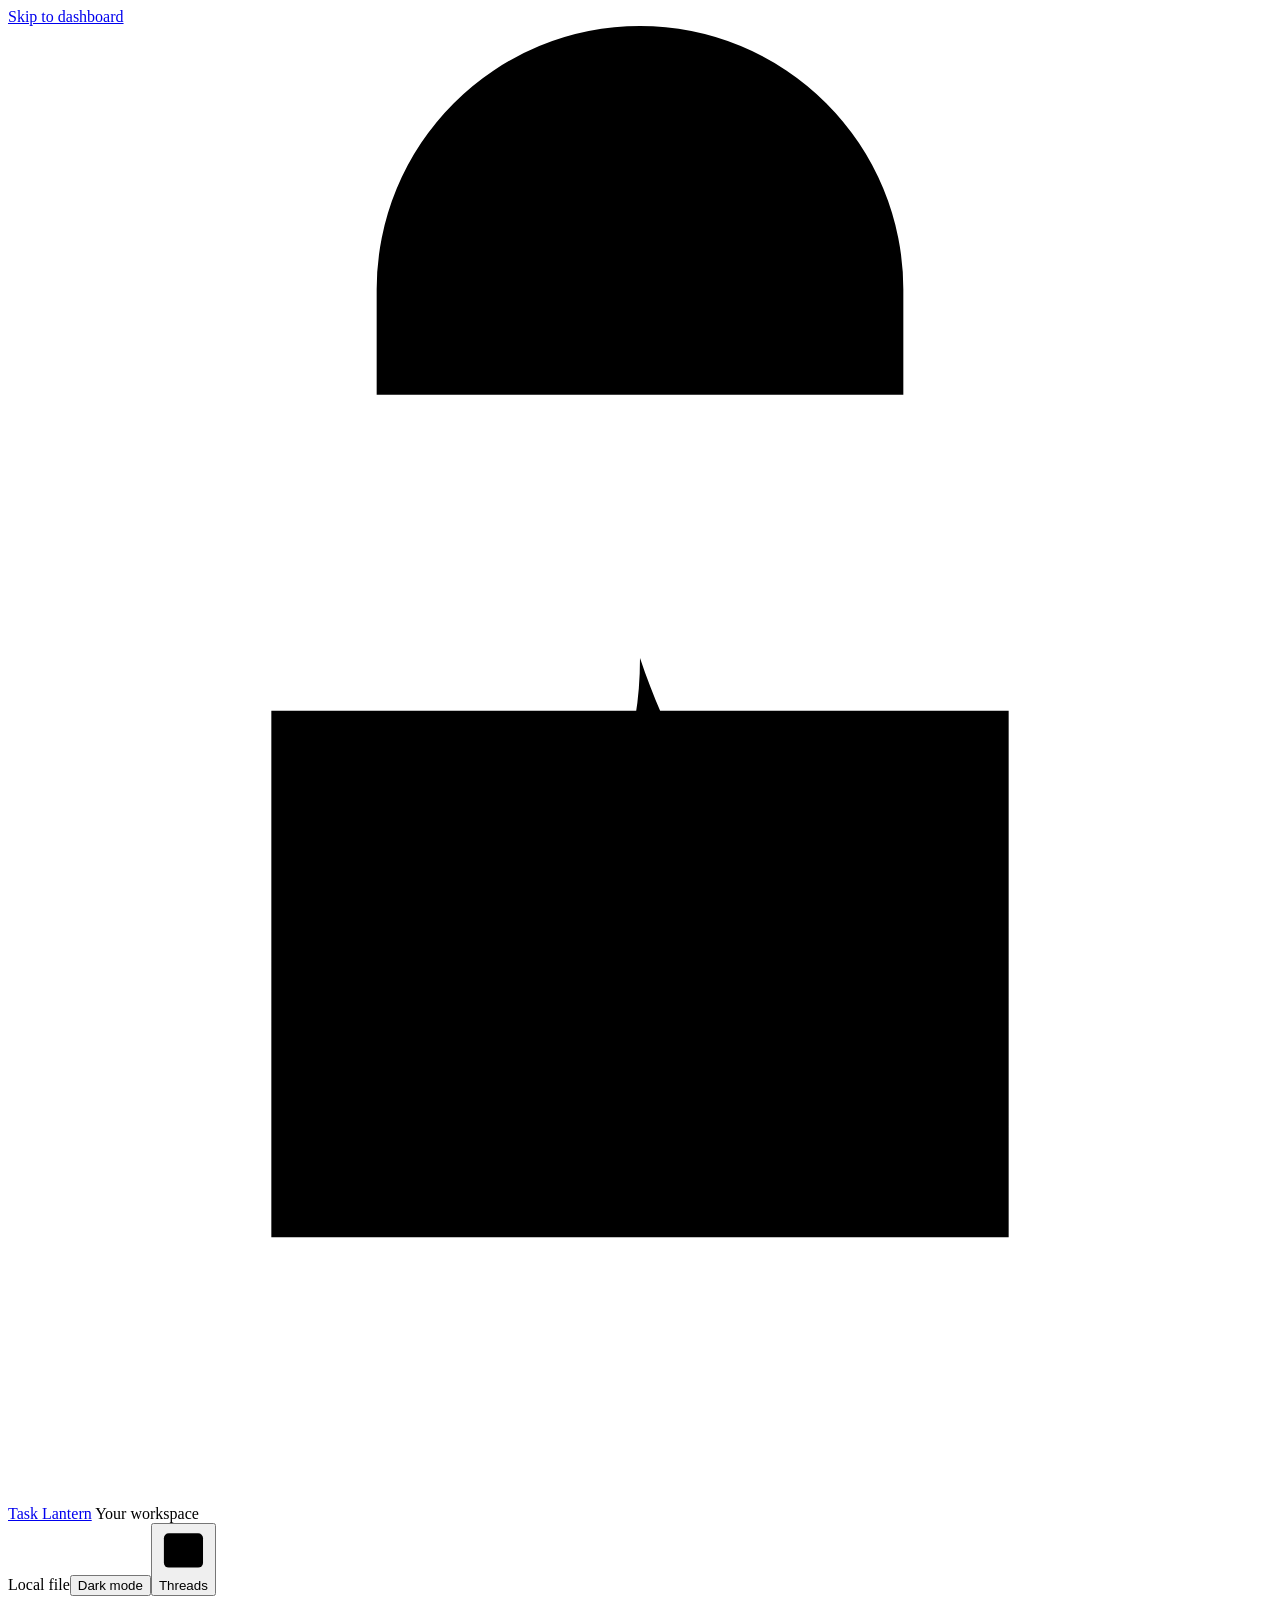
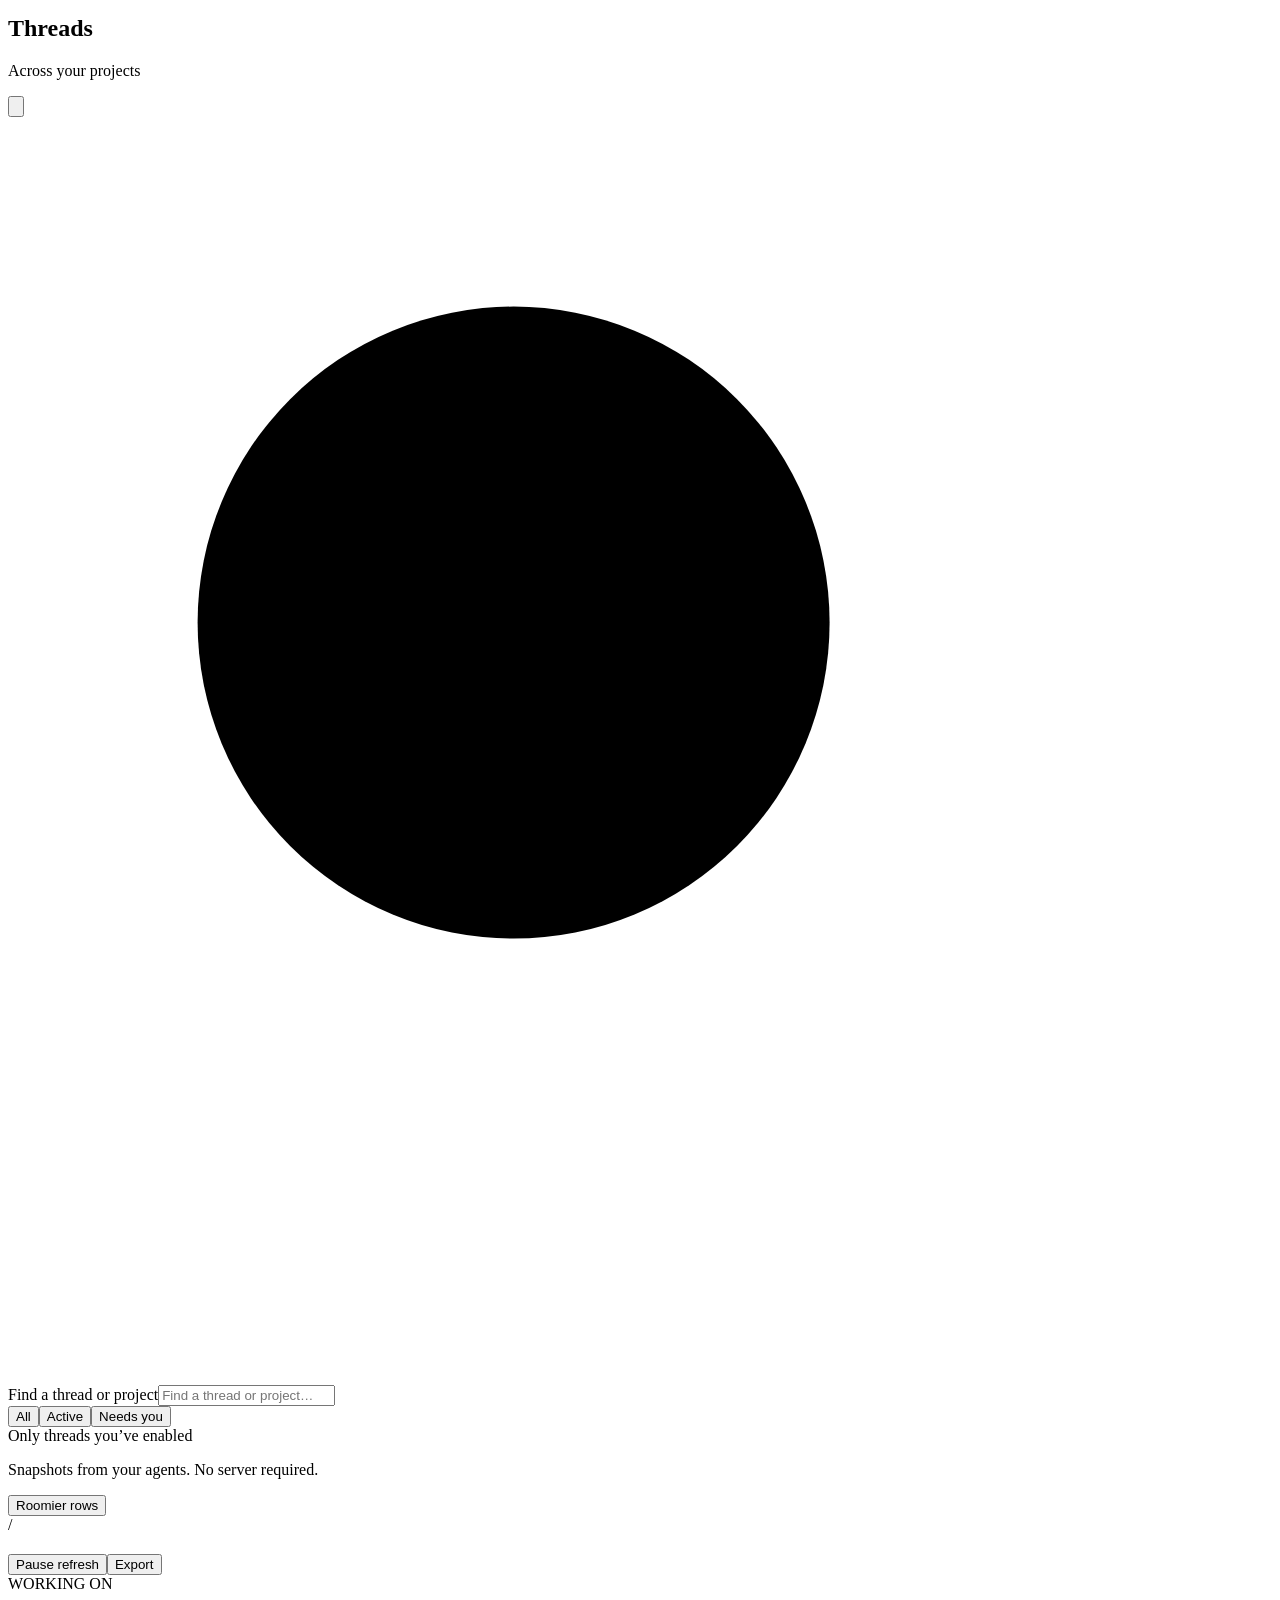
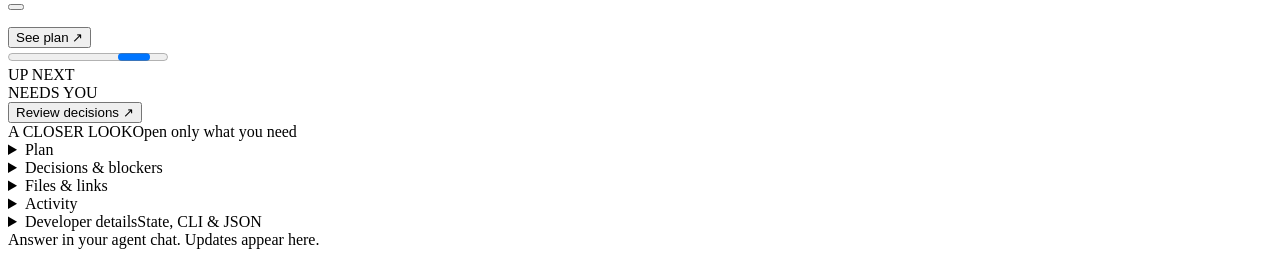
<file: skills/task-lantern/assets/dashboard.html>
<!doctype html>
<html lang="en">
  <head>
    <meta charset="utf-8" />
    <meta name="viewport" content="width=device-width, initial-scale=1" />
    <meta
      http-equiv="Content-Security-Policy"
      content="default-src 'none'; script-src 'unsafe-inline'; style-src 'unsafe-inline'; base-uri 'none'; form-action 'none'"
    />
    <title>Task Lantern · Workspace</title>
    <style>
      @@CSS@@
    </style>
    <style id="thread-style"></style>
  </head>
  <body>
    <a class="skip" href="#main">Skip to dashboard</a>
    <noscript
      >Enable JavaScript to view this offline workspace. Task state remains in
      each project's .dashboard folder.</noscript
    >
    <header class="app-header">
      <a
        class="brand"
        href="#"
        id="home"
        aria-label="Task Lantern, back to summary"
        ><svg viewBox="0 0 24 28" aria-hidden="true">
          <path
            d="M7 7V5a5 5 0 0 1 10 0v2M4 10h16M5 13v10h14V13M3 27h18M12 12c0 4-3 4-3 7a3 3 0 0 0 6 0c0-2-2-4-3-7Z"
          /></svg
        ><span>Task Lantern</span></a
      >
      <span class="workspace-label" id="workspace-label">Your workspace</span>
      <div class="header-actions">
        <span class="local-indicator"><i></i> Local file</span
        ><button id="theme" aria-label="Switch color theme">Dark mode</button
        ><button
          id="toggle-threads"
          aria-controls="thread-sidebar"
          aria-expanded="true"
        >
          <svg viewBox="0 0 20 20" aria-hidden="true">
            <rect x="2" y="3" width="16" height="14" rx="2" />
            <path d="M7 3v14" /></svg
          >Threads <span id="thread-count"></span>
        </button>
      </div>
    </header>
    <div class="workspace" id="workspace">
      <aside
        id="thread-sidebar"
        class="thread-sidebar"
        aria-label="Tracked threads"
      >
        <div class="sidebar-heading">
          <div>
            <h2>Threads</h2>
            <p id="sidebar-caption">Across your projects</p>
          </div>
          <button id="close-threads" aria-label="Collapse threads">
            <svg viewBox="0 0 20 20" aria-hidden="true">
              <path d="m13 5-5 5 5 5" />
            </svg>
          </button>
        </div>
        <label class="thread-search"
          ><svg viewBox="0 0 20 20" aria-hidden="true">
            <circle cx="8" cy="8" r="5" />
            <path d="m12 12 5 5" /></svg
          ><span class="sr-only">Find a thread or project</span
          ><input
            id="thread-search"
            type="search"
            placeholder="Find a thread or project…"
            autocomplete="off"
        /></label>
        <div class="thread-filters" aria-label="Filter threads">
          <button data-thread-filter="all" aria-pressed="true">All</button
          ><button data-thread-filter="active" aria-pressed="false">
            Active</button
          ><button data-thread-filter="attention" aria-pressed="false">
            Needs you
          </button>
        </div>
        <nav id="thread-list" aria-label="Choose a tracked thread"></nav>
        <p id="no-threads" class="empty" hidden>No matching threads.</p>
        <div class="sidebar-footer">
          <span class="scope-indicator">Only threads you’ve enabled</span>
          <p>Snapshots from your agents. No server required.</p>
          <button id="density">Roomier rows</button>
        </div>
      </aside>
      <main id="main" tabindex="-1">
        <div class="page">
          <div id="demo-note" class="demo-note" hidden>
            <strong>Interactive demo</strong
            ><span>Sample threads. No agent is running.</span>
          </div>
          <div
            id="workspace-warning"
            class="workspace-warning"
            role="status"
            hidden
          ></div>
          <div id="workspace-empty" class="workspace-empty" hidden>
            <div class="eyebrow">YOUR WORK, IN VIEW</div>
            <h1>No tracked threads yet.</h1>
            <p>
              Ask your coding agent to use Task Lantern on a task. Its thread
              will appear here after the first publication.
            </p>
            <code>Use Task Lantern to track this task.</code>
          </div>
          <div id="thread-content">
            <section class="thread-heading">
              <div class="heading-meta">
                <span id="project-label"></span
                ><span class="meta-divider">/</span><span id="host-label"></span
                ><span id="phase" class="phase"></span>
              </div>
              <h1 id="title"></h1>
              <p id="summary" class="summary"></p>
              <div class="run-meta">
                <span id="freshness" role="status"></span
                ><span id="revision"></span
                ><button id="refresh" aria-pressed="false">Pause refresh</button
                ><button id="export">Export</button>
              </div>
            </section>
            <section class="at-a-glance" aria-label="Thread at a glance">
              <div class="current-card">
                <div class="card-label">
                  <span id="current-label">WORKING ON</span
                  ><span id="step-position"></span>
                </div>
                <button
                  id="current-task"
                  class="current-task"
                  data-detail="plan"
                ></button>
                <p id="current-detail"></p>
                <div class="progress-caption">
                  <strong id="completion"></strong
                  ><button data-detail="plan" class="text-button">
                    See plan <span aria-hidden="true">↗</span>
                  </button>
                </div>
                <div
                  id="segments"
                  class="segments"
                  aria-label="Task progress"
                ></div>
                <progress
                  id="progress"
                  class="sr-only"
                  aria-label="Tasks completed"
                ></progress>
                <div class="up-next">
                  <span>UP NEXT</span><strong id="next-task"></strong>
                </div>
              </div>
              <div class="attention-card">
                <div class="card-label">
                  <span id="attention-label">NEEDS YOU</span
                  ><span id="attention-count"></span>
                </div>
                <div id="attention-preview"></div>
                <button
                  data-detail="decisions"
                  id="review-decisions"
                  class="text-button"
                >
                  Review decisions <span aria-hidden="true">↗</span>
                </button>
              </div>
            </section>
            <button
              id="blocker-preview"
              class="blocker-preview"
              data-detail="decisions"
              hidden
            ></button>
            <div class="deliverables-preview" id="deliverables-preview"></div>
            <div class="detail-heading">
              <span>A CLOSER LOOK</span><span>Open only what you need</span>
            </div>
            <div id="detail-stack" class="detail-stack">
              <details id="plan-details" data-section="plan">
                <summary>
                  <span class="detail-name">Plan</span
                  ><span id="plan-meta" class="detail-meta"></span
                  ><span class="chevron"></span>
                </summary>
                <div class="detail-body" id="tasks">
                  <div class="task-tools">
                    <label class="search-box"
                      ><span class="sr-only">Search tasks</span
                      ><input
                        id="task-search"
                        type="search"
                        placeholder="Find a step…"
                        autocomplete="off"
                      /><kbd>/</kbd></label
                    ><label
                      ><span class="sr-only">Filter task status</span
                      ><select id="task-filter">
                        <option value="all">All statuses</option>
                        <option value="open">Unfinished</option>
                        <option value="doing">In progress</option>
                        <option value="blocked">Blocked</option>
                        <option value="done">Completed</option>
                        <option value="todo">Not started</option>
                        <option value="skipped">Skipped</option>
                      </select></label
                    >
                  </div>
                  <div id="task-list"></div>
                  <div id="task-empty" class="empty" hidden>
                    No matching steps.
                  </div>
                  <div
                    id="task-result"
                    class="section-foot"
                    aria-live="polite"
                  ></div>
                </div>
              </details>
              <details id="decisions-details" data-section="decisions">
                <summary>
                  <span class="detail-name">Decisions &amp; blockers</span
                  ><span id="decisions-meta" class="detail-meta"></span
                  ><span class="chevron"></span>
                </summary>
                <div class="detail-body">
                  <div id="question-list"></div>
                  <div id="blocker-list"></div>
                </div>
              </details>
              <details id="deliverables-details" data-section="deliverables">
                <summary>
                  <span class="detail-name">Files &amp; links</span
                  ><span id="deliverables-meta" class="detail-meta"></span
                  ><span class="chevron"></span>
                </summary>
                <div class="detail-body" id="deliverable-list"></div>
              </details>
              <details id="activity-details" data-section="activity">
                <summary>
                  <span class="detail-name">Activity</span
                  ><span id="activity-meta" class="detail-meta"></span
                  ><span class="chevron"></span>
                </summary>
                <div class="detail-body" id="activity-list"></div>
              </details>
              <details id="developer-details" data-section="developer">
                <summary>
                  <span class="detail-name">Developer details</span
                  ><span class="detail-meta">State, CLI &amp; JSON</span
                  ><span class="chevron"></span>
                </summary>
                <div class="detail-body" id="developer">
                  <div class="dev-stats" id="dev-stats"></div>
                  <h2 class="section-title">Work with this thread</h2>
                  <div id="commands"></div>
                  <p class="command-note">
                    Commands use POSIX quoting (Git Bash or WSL on Windows).
                    Copying a command never executes it. Re-read the current
                    revision before publishing.
                  </p>
                  <details class="nested-detail">
                    <summary>Patch example</summary>
                    <div class="code-head">
                      <span>Complete rows are merged by ID.</span
                      ><button id="copy-patch">Copy JSON</button>
                    </div>
                    <pre id="patch-example" tabindex="0"></pre>
                  </details>
                  <details class="nested-detail">
                    <summary>Published snapshot</summary>
                    <div class="code-head">
                      <span>Read-only source data.</span
                      ><button id="copy-snapshot">Copy JSON</button>
                    </div>
                    <pre id="snapshot-json" tabindex="0"></pre>
                  </details>
                </div>
              </details>
            </div>
            <footer>
              <span id="updated"></span
              ><span>Answer in your agent chat. Updates appear here.</span>
            </footer>
          </div>
        </div>
      </main>
      <button
        id="sidebar-backdrop"
        aria-label="Close thread sidebar"
        hidden
      ></button>
    </div>
    <div id="toast" role="status" aria-live="polite" hidden></div>
    <dialog id="export-dialog" aria-labelledby="export-title">
      <div class="dialog-head">
        <h2 id="export-title">Export this thread</h2>
        <button id="close-export">Close</button>
      </div>
      <p>Only this thread is exported. Review its details before sharing.</p>
      <button id="export-markdown" class="export-choice">
        <strong>Markdown handoff</strong
        ><span>Plan, decisions, blockers, and files.</span></button
      ><button id="export-json" class="export-choice">
        <strong>Published state · JSON</strong
        ><span>Snapshot and recorded activity.</span></button
      ><button id="copy-summary" class="export-choice">
        <strong>Copy a short update</strong
        ><span>A concise status for your own message.</span>
      </button>
    </dialog>
    <dialog id="copy-dialog" aria-labelledby="copy-title">
      <div class="dialog-head">
        <h2 id="copy-title">Copy this text</h2>
        <button id="close-copy">Close</button>
      </div>
      <p>Automatic clipboard access is unavailable. Select and copy below.</p>
      <textarea id="copy-text" readonly aria-label="Text to copy"></textarea>
    </dialog>
    <script id="state" type="application/json">
      @@PAYLOAD@@
    </script>
    <script>
      @@JS@@
    </script>
  </body>
</html>
</file>
